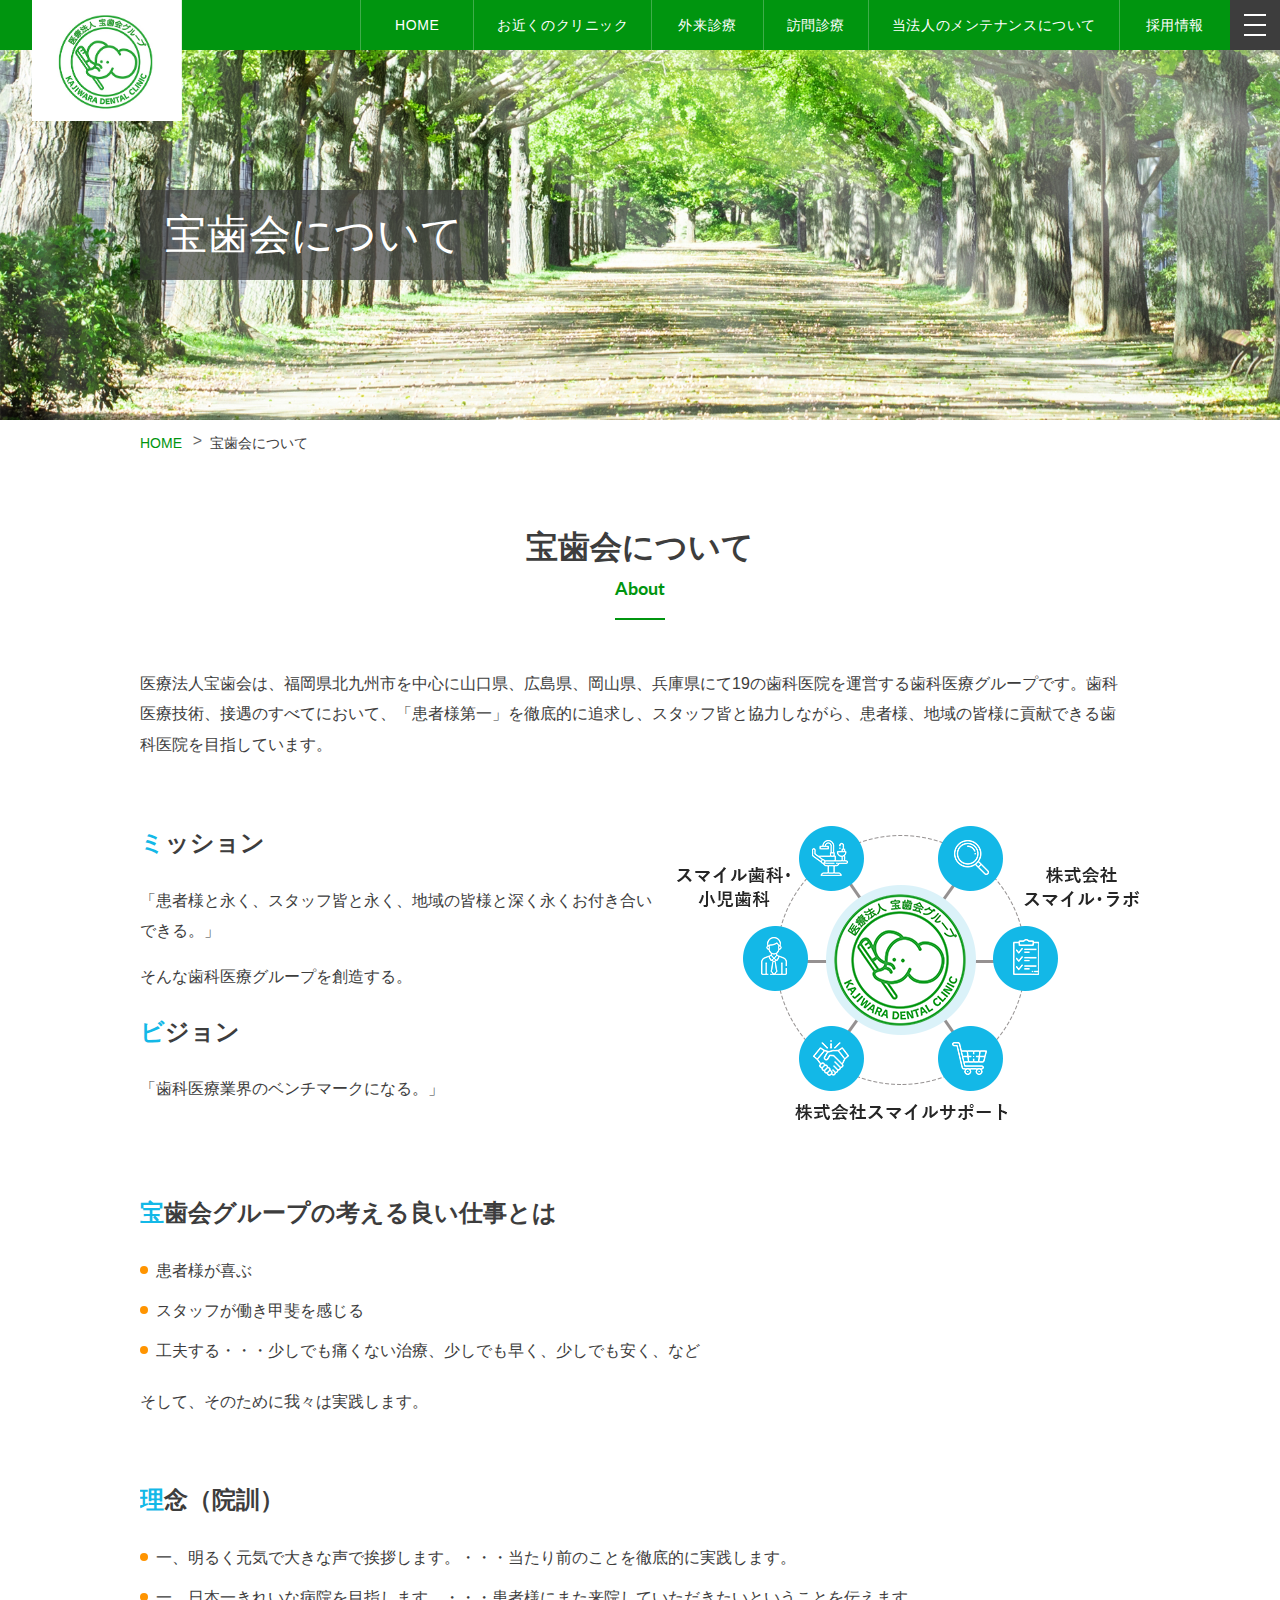
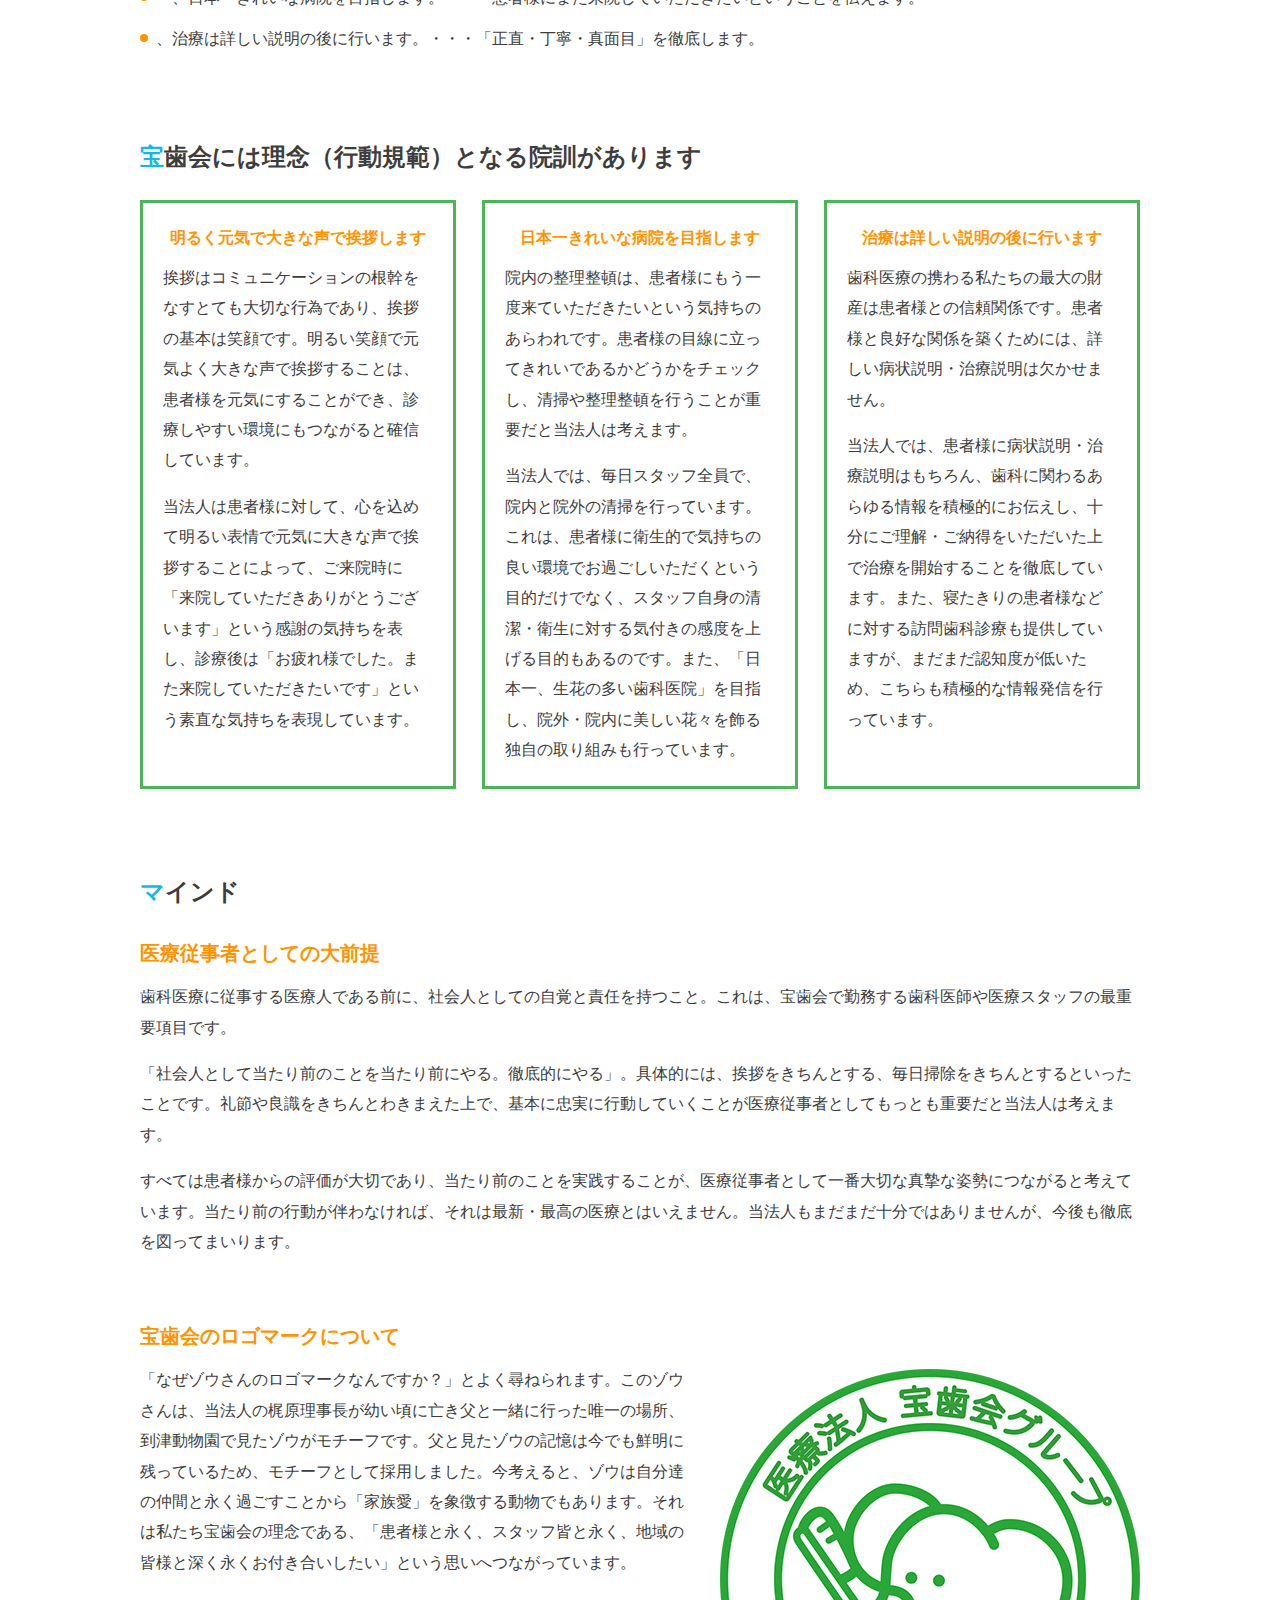
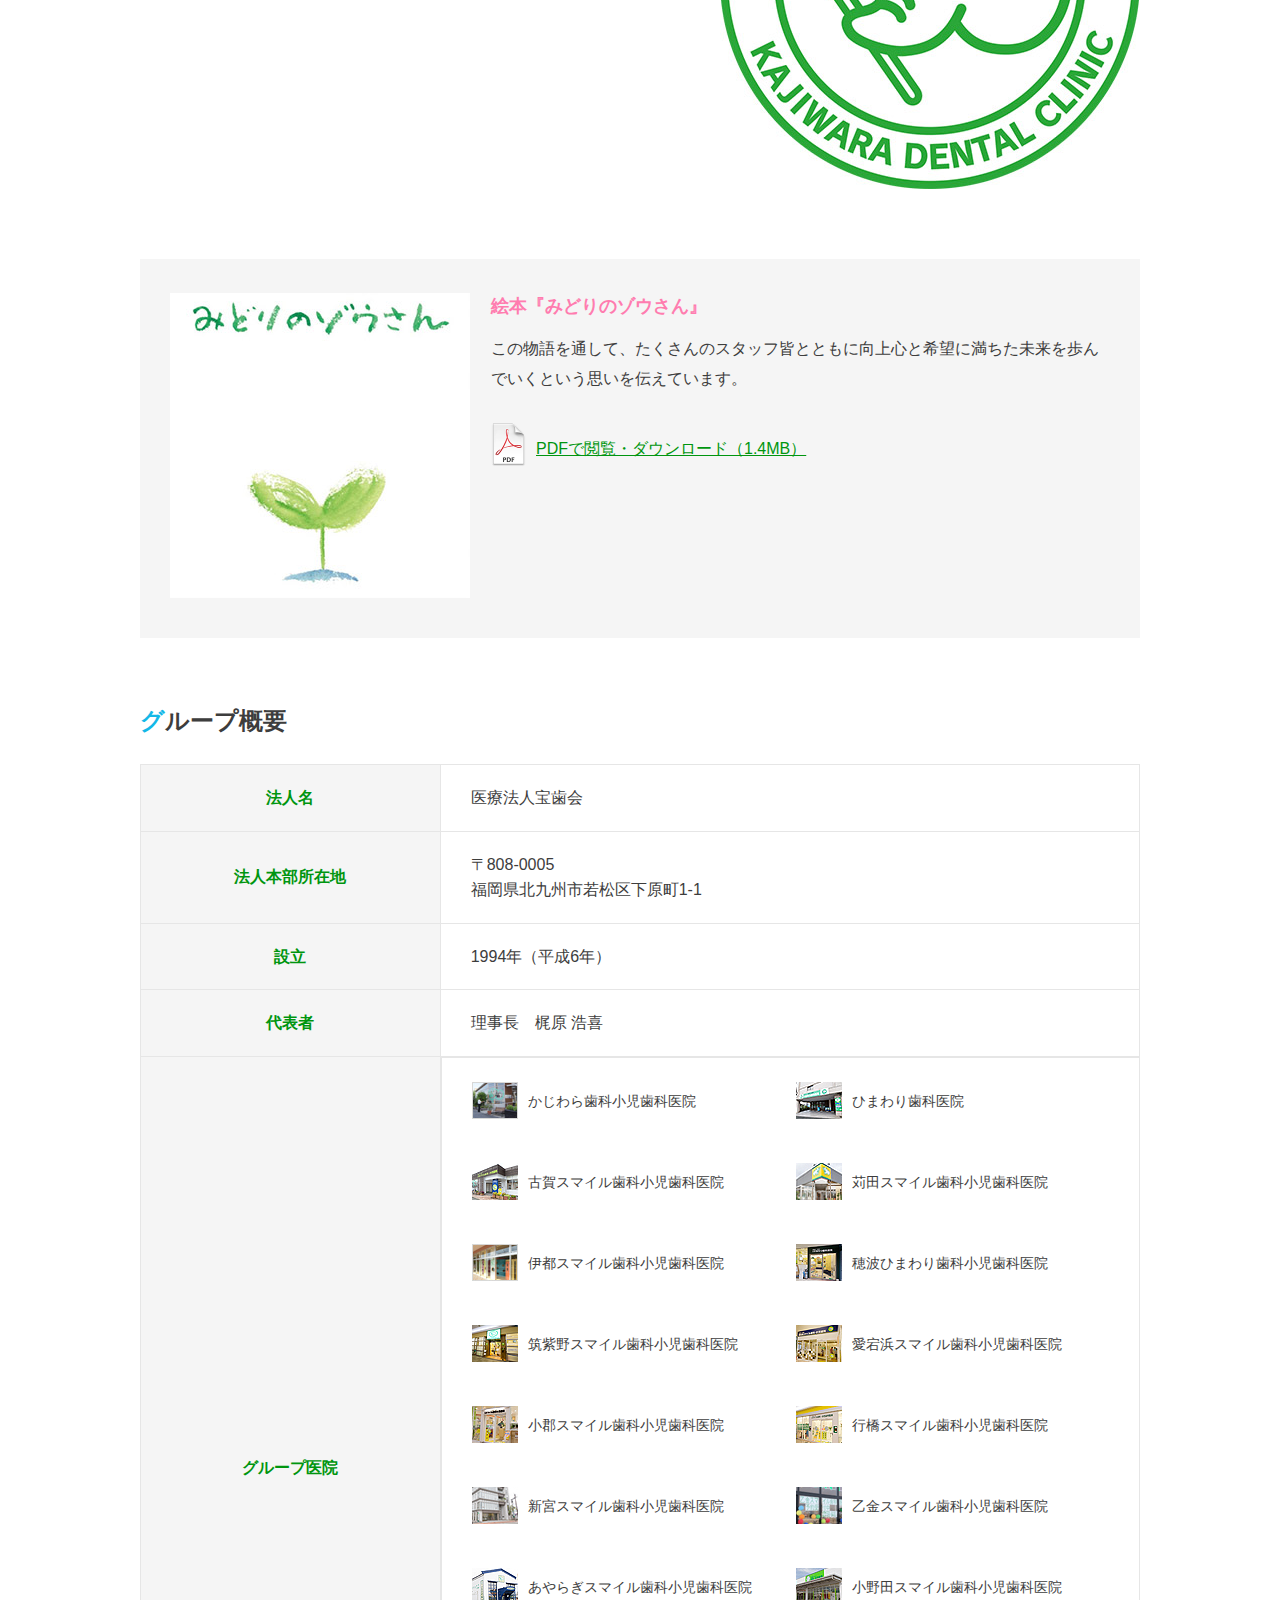
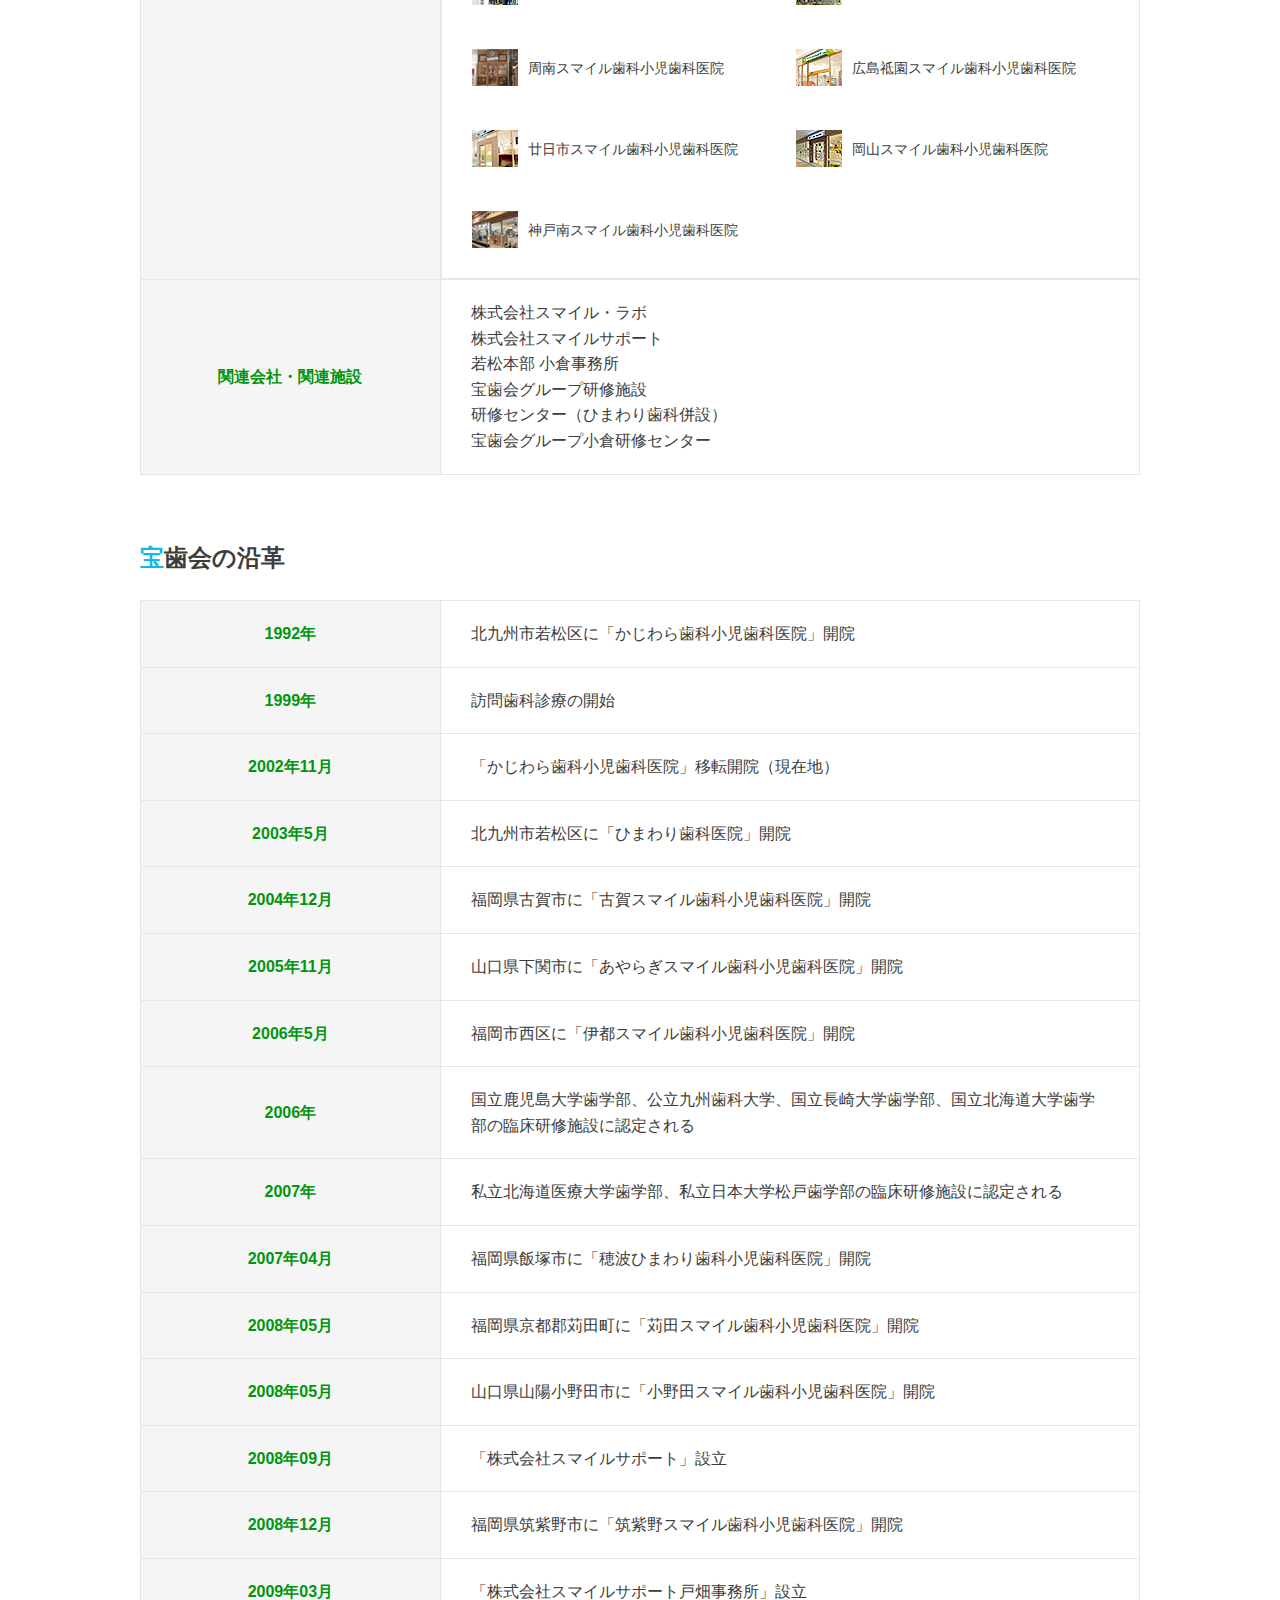
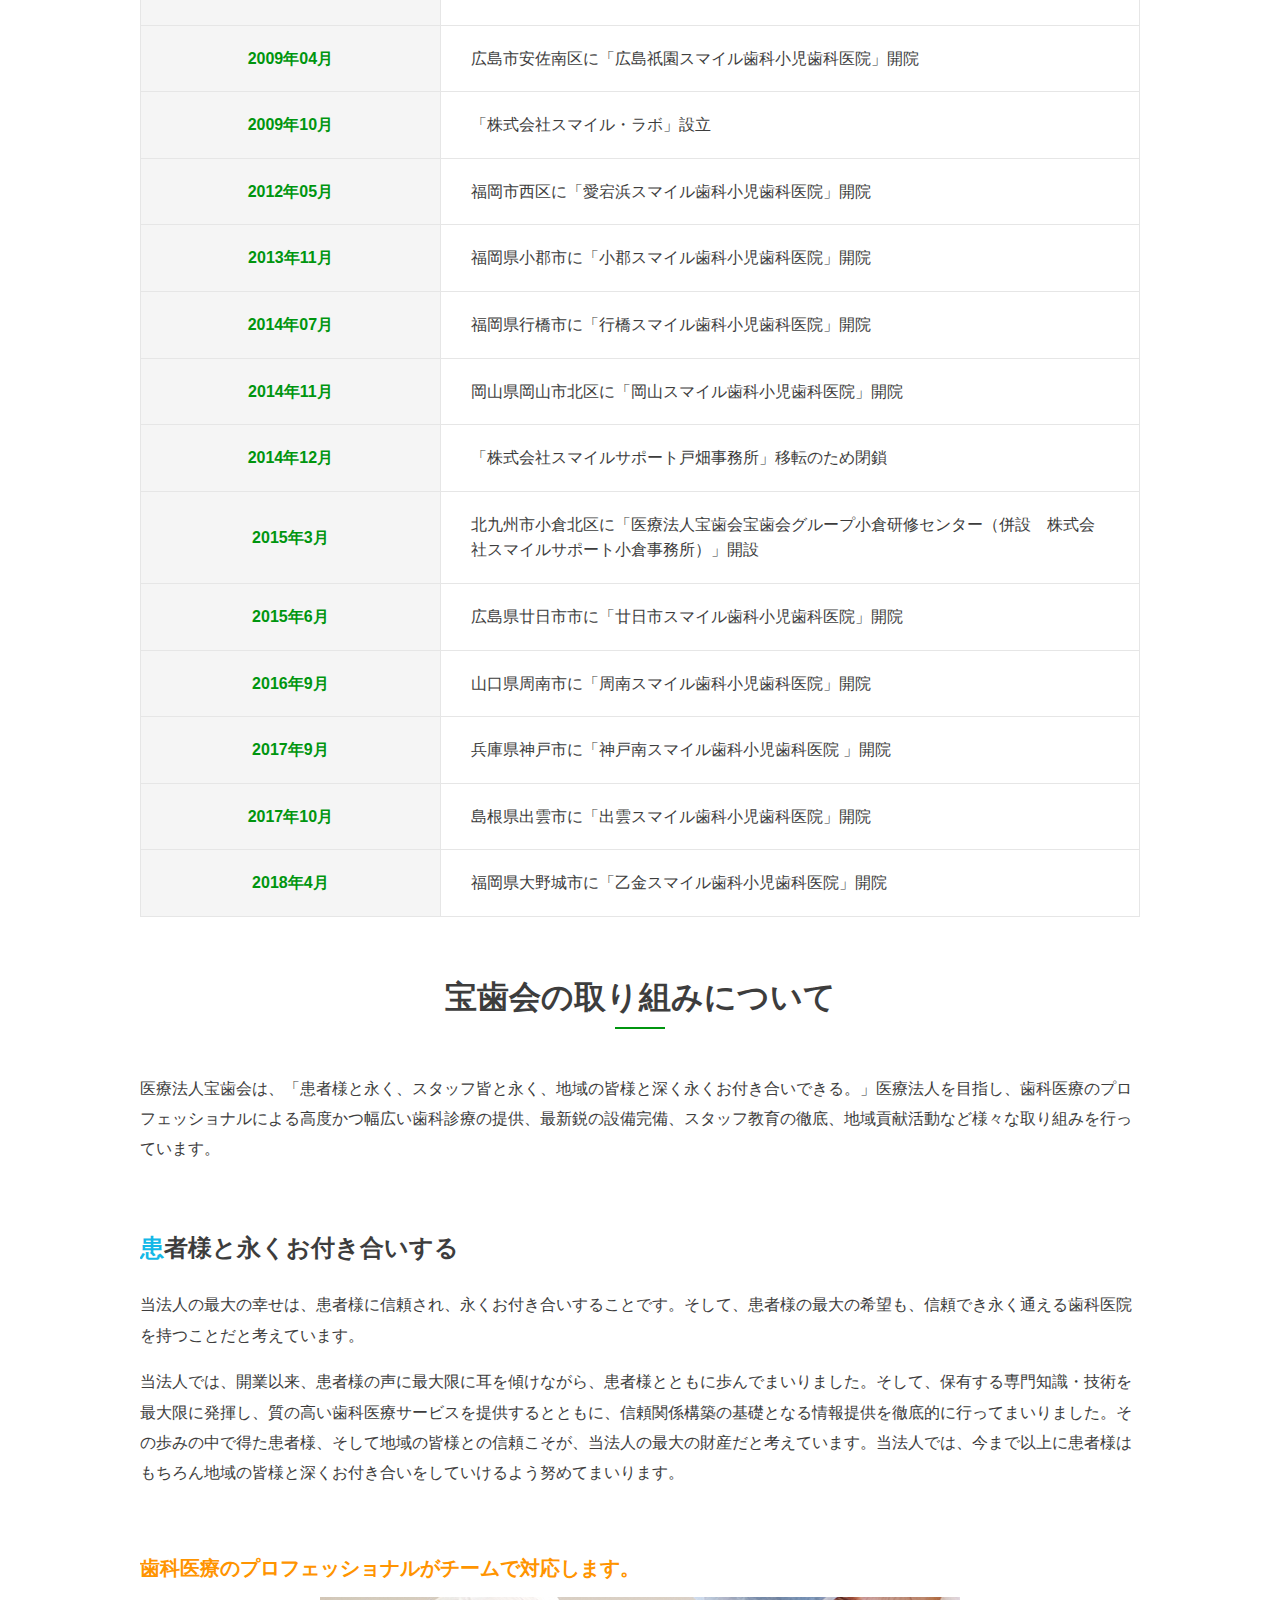
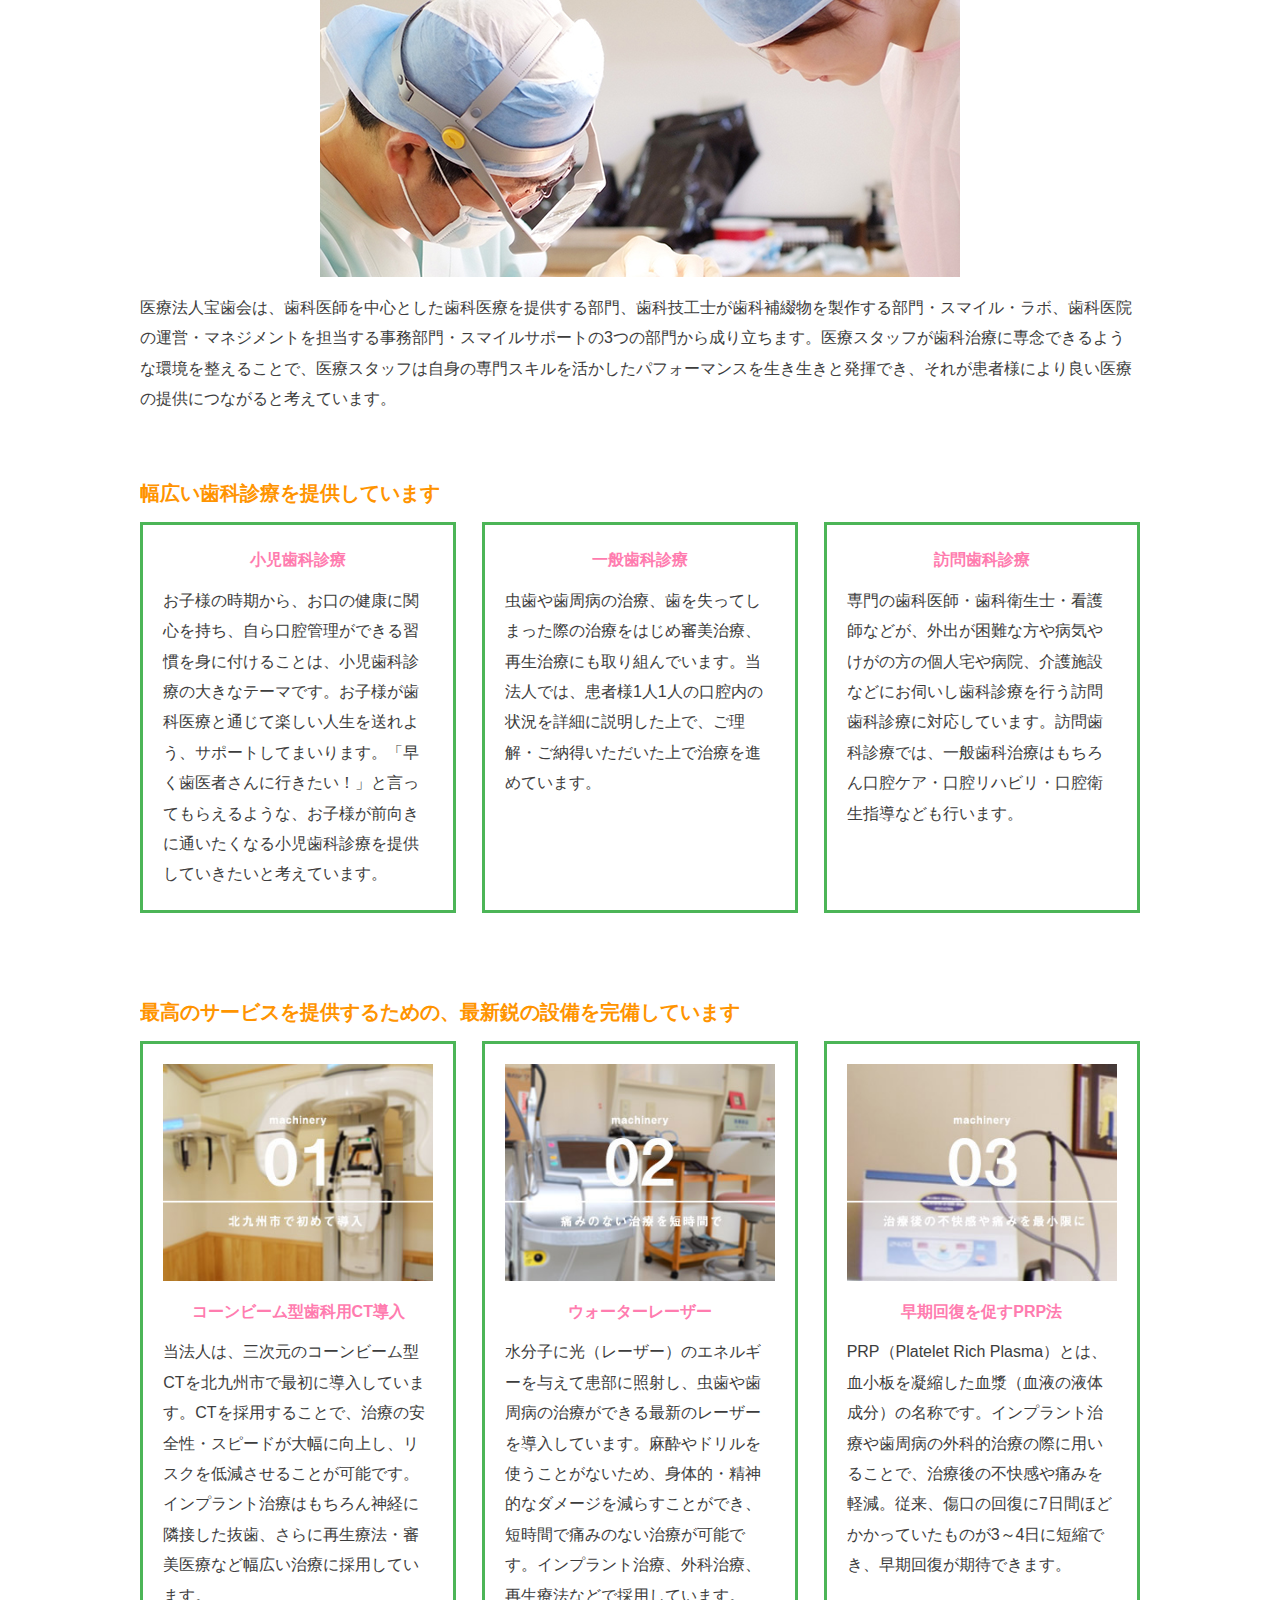
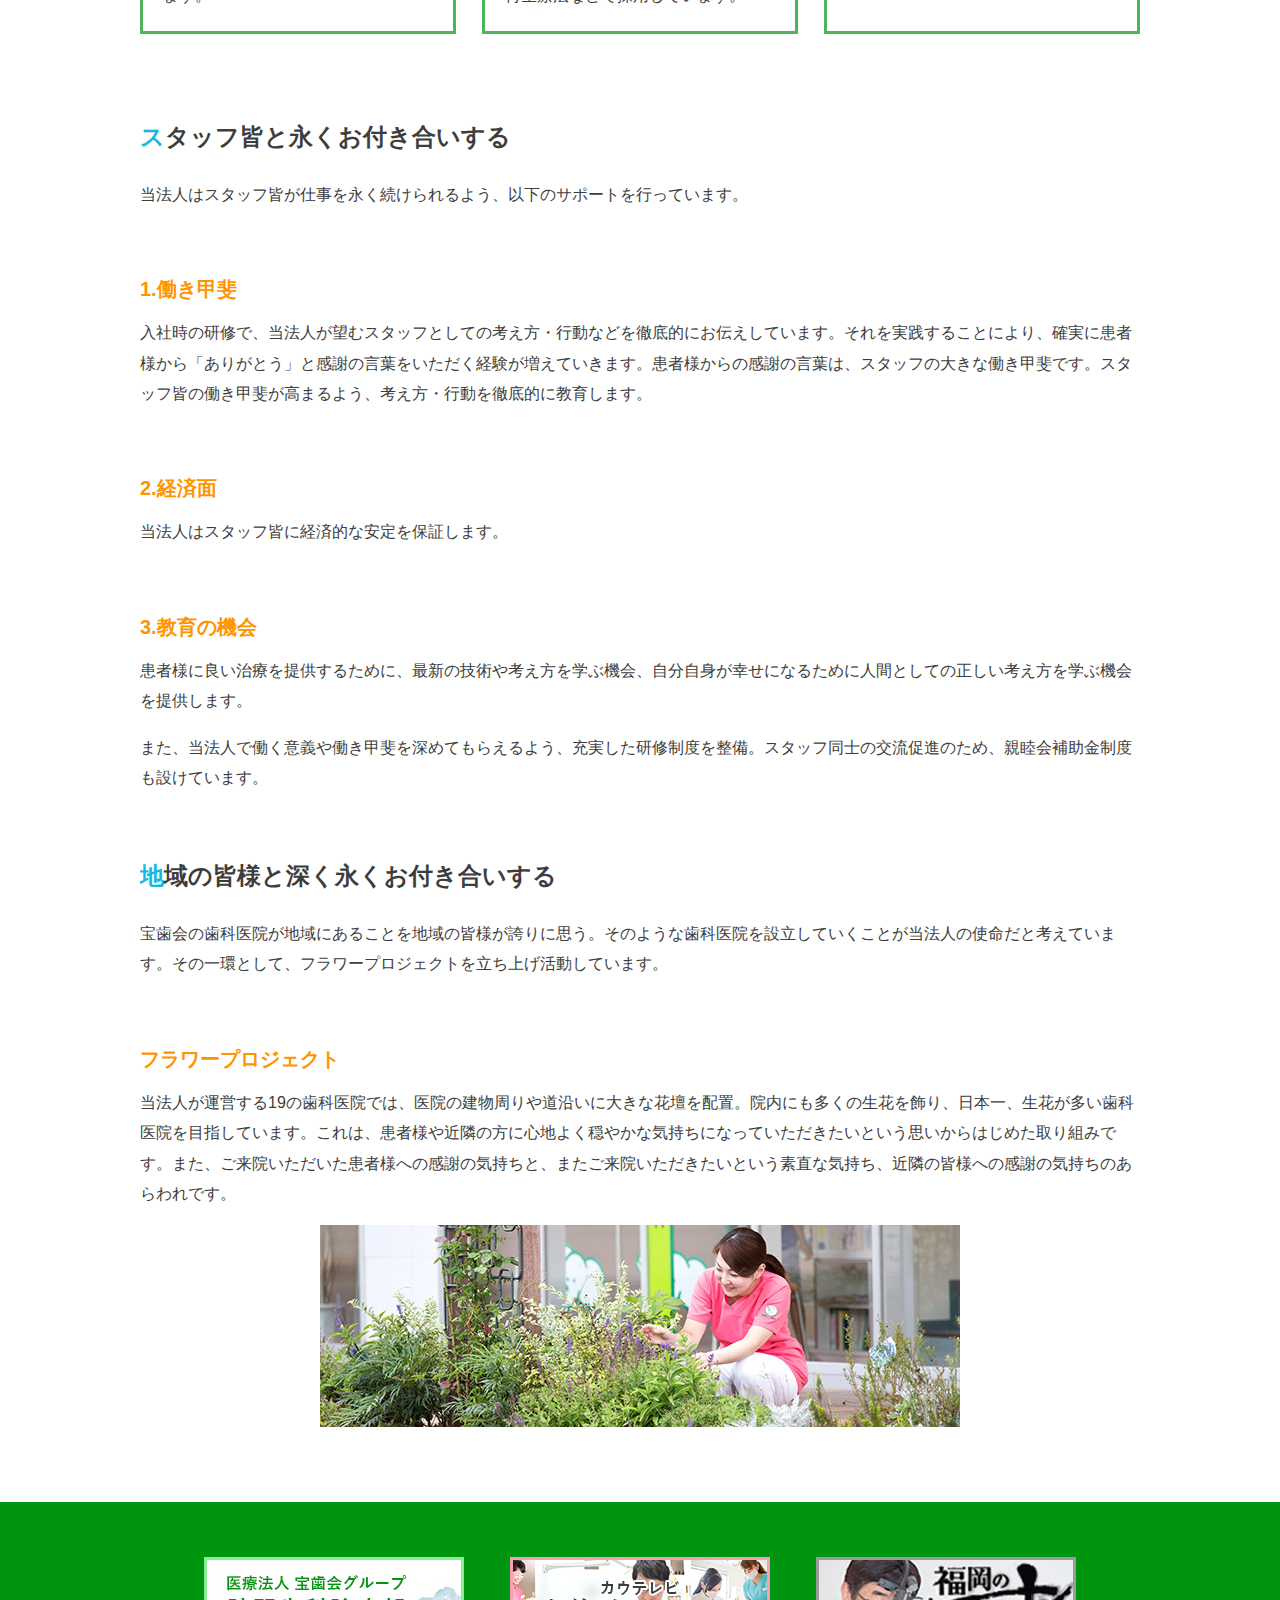
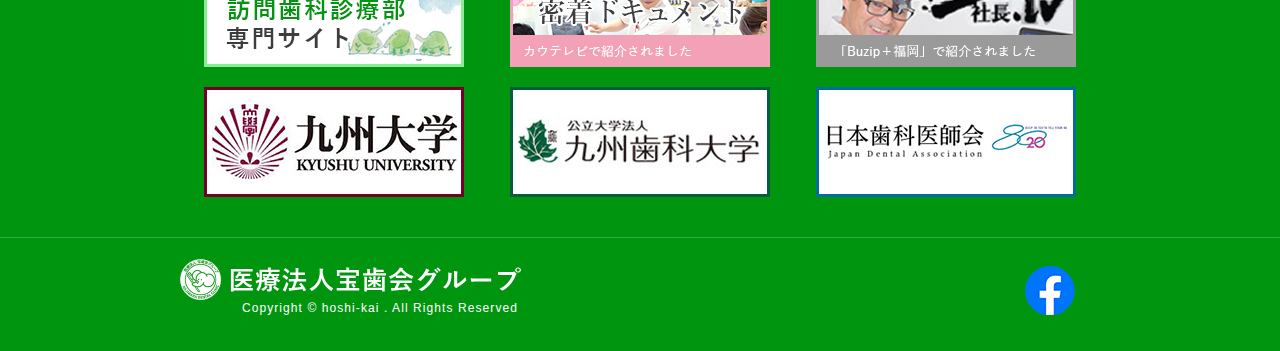
<file: about/index.html>
<!doctype html>
<html lang="ja">
<head>
<meta charset="utf-8">
<meta name="viewport" content="width=device-width, initial-scale=-100%, user-scalable=yes" />
<meta name="format-detection" content="telephone=no">
<meta property="og:type" content="website">
<title>宝歯会について｜【公式サイト】医療法人宝歯会グループ</title>
<meta name="keywords" content="理念,歯科医師,歯科衛生士,取り組み,山口,広島">
<meta name="description" content="宝歯会のビジョンや理念、院訓、医院概要、沿革などをご案内。福岡・山口・広島・岡山・兵庫・北九州で19の歯科医院を運営する「医療法人宝歯会」の公式サイト。患者様第一を徹底的に追求し、高度かつ幅広い歯科診療を提供しています。">
<link rel="stylesheet" href="../css/styles.css">
<link rel="stylesheet" href="../css/responsive.css">
<link rel="shortcut icon" type="image/png" href="../images/favicon.png"/>
<script src="../js/jquery-2.0.0.min.js"></script> 
<!-- Google Analytics start --> 
<script>
  (function(i,s,o,g,r,a,m){i['GoogleAnalyticsObject']=r;i[r]=i[r]||function(){
  (i[r].q=i[r].q||[]).push(arguments)},i[r].l=1*new Date();a=s.createElement(o),
  m=s.getElementsByTagName(o)[0];a.async=1;a.src=g;m.parentNode.insertBefore(a,m)
  })(window,document,'script','//www.google-analytics.com/analytics.js','ga');

  ga('create', 'UA-36525204-1', 'kajiwara-shika.jp');
  ga('require', 'displayfeatures');
  ga('send', 'pageview');

</script>
<!-- Google Analytics end -->
</head>
<body class="under">
<div id="wrapper">
  <header id="header">
    <h1><a href="https://www.kajiwara-shika.jp/"><img src="../images/logo.jpg" alt="宝歯会について｜福岡・山口・広島・岡山・兵庫・北九州の歯科診療「医療法人宝歯会」"></a></h1>
    <div id="gnavi">
      <ul class="menu">
        <li><a href="../about">宝歯会について</a></li>
        <li><a href="#ttl02">宝歯会の取り組み</a></li>
        <li><a href="../about/message">理事長紹介</a></li>
        <li><a href="../about/report/">活動報告</a></li>
        <li><a href="../training/">研修プログラム</a></li>
        <li><a href="../about/group/labo.html">株式会社スマイルラボ</a></li>
        <li><a href="../about/group/">株式会社スマイルサポート</a></li>
        <li><a href="../contact">お問い合わせ</a></li>
      </ul>
    </div>
    <div class="gnavi-pc">
      <ul>
        <li><a href="https://www.kajiwara-shika.jp/">HOME</a></li>
        <li><a href="../clinic/">お近くのクリニック</a></li>
        <li><a href="#ttl04">外来診療</a></li>
        <li><a href="http://www.kajiwara-houmon.jp/" target="_blank">訪問診療</a></li>
        <li><a href="#ttl02">当法人のメンテナンスについて</a></li>
        <li><a href="https://houshikaigroup-recruit.jp/" target="_blank">採用情報</a></li>
      </ul>
    </div>
    <label class="menu-icon"><span></span></label>
  </header>
  <div id="mainvisual">
    <div class="container">
      <h2>宝歯会について</h2>
    </div>
  </div>
  <main id="main">
    <div id="content"> 
      <!--topic-path-->
      <ul class="topic-path">
        <li><a href="https://www.kajiwara-shika.jp/">HOME</a></li>
        <li>宝歯会について</li>
      </ul>
      <section id="ttl03">
        <h3>宝歯会について<span>About</span></h3>
        <p class="image-l">医療法人宝歯会は、福岡県北九州市を中心に山口県、広島県、岡山県、兵庫県にて19の歯科医院を運営する歯科医療グループです。歯科医療技術、接遇のすべてにおいて、「患者様第一」を徹底的に追求し、スタッフ皆と協力しながら、患者様、地域の皆様に貢献できる歯科医院を目指しています。</p>
      </section>
      <section>
        <p class="image-r"><img src="../images/b02_img01.png" alt="ミッション"></p>
        <h4>ミッション</h4>
        <p>「患者様と永く、スタッフ皆と永く、地域の皆様と深く永くお付き合いできる。」</p>
        <p>そんな歯科医療グループを創造する。</p>
        <h4>ビジョン</h4>
        <p>「歯科医療業界のベンチマークになる。」</p>
      </section>
      <section>
        <h4>宝歯会グループの考える良い仕事とは</h4>
        <ul class="under-list mb20">
          <li>患者様が喜ぶ</li>
          <li>スタッフが働き甲斐を感じる</li>
          <li>工夫する・・・少しでも痛くない治療、少しでも早く、少しでも安く、など</li>
        </ul>
        <p>そして、そのために我々は実践します。</p>
      </section>
        <section>
        <h4>理念（院訓）</h4>
        <ul class="under-list mb20">
          <li>一、明るく元気で大きな声で挨拶します。・・・当たり前のことを徹底的に実践します。</li>
          <li>一、日本一きれいな病院を目指します。・・・患者様にまた来院していただきたいということを伝えます。</li>
          <li>、治療は詳しい説明の後に行います。・・・「正直・丁寧・真面目」を徹底します。</li>
        </ul>
      </section>
      <section>
        <h4>宝歯会には理念（行動規範）となる院訓があります</h4>
        <ul class="split-3col">
          <li>
            <h5>明るく元気で大きな声で挨拶します</h5>
            <p>挨拶はコミュニケーションの根幹をなすとても大切な行為であり、挨拶の基本は笑顔です。明るい笑顔で元気よく大きな声で挨拶することは、患者様を元気にすることができ、診療しやすい環境にもつながると確信しています。</p>
            <p>当法人は患者様に対して、心を込めて明るい表情で元気に大きな声で挨拶することによって、ご来院時に「来院していただきありがとうございます」という感謝の気持ちを表し、診療後は「お疲れ様でした。また来院していただきたいです」という素直な気持ちを表現しています。</p>
          </li>
          <li>
            <h5>日本一きれいな病院を目指します</h5>
            <p>院内の整理整頓は、患者様にもう一度来ていただきたいという気持ちのあらわれです。患者様の目線に立ってきれいであるかどうかをチェックし、清掃や整理整頓を行うことが重要だと当法人は考えます。</p>
            <p>当法人では、毎日スタッフ全員で、院内と院外の清掃を行っています。これは、患者様に衛生的で気持ちの良い環境でお過ごしいただくという目的だけでなく、スタッフ自身の清潔・衛生に対する気付きの感度を上げる目的もあるのです。また、「日本一、生花の多い歯科医院」を目指し、院外・院内に美しい花々を飾る独自の取り組みも行っています。</p>
          </li>
          <li>
            <h5>治療は詳しい説明の後に行います</h5>
            <p>歯科医療の携わる私たちの最大の財産は患者様との信頼関係です。患者様と良好な関係を築くためには、詳しい病状説明・治療説明は欠かせません。</p>
            <p>当法人では、患者様に病状説明・治療説明はもちろん、歯科に関わるあらゆる情報を積極的にお伝えし、十分にご理解・ご納得をいただいた上で治療を開始することを徹底しています。また、寝たきりの患者様などに対する訪問歯科診療も提供していますが、まだまだ認知度が低いため、こちらも積極的な情報発信を行っています。</p>
          </li>
        </ul>
      </section>
      <section>
        <h4>マインド</h4>
        <h5>医療従事者としての大前提</h5>
        <p>歯科医療に従事する医療人である前に、社会人としての自覚と責任を持つこと。これは、宝歯会で勤務する歯科医師や医療スタッフの最重要項目です。</p>
        <p>「社会人として当たり前のことを当たり前にやる。徹底的にやる」。具体的には、挨拶をきちんとする、毎日掃除をきちんとするといったことです。礼節や良識をきちんとわきまえた上で、基本に忠実に行動していくことが医療従事者としてもっとも重要だと当法人は考えます。</p>
        <p>すべては患者様からの評価が大切であり、当たり前のことを実践することが、医療従事者として一番大切な真摯な姿勢につながると考えています。当たり前の行動が伴わなければ、それは最新・最高の医療とはいえません。当法人もまだまだ十分ではありませんが、今後も徹底を図ってまいります。</p>
      </section>
      <section>
        <h5>宝歯会のロゴマークについて</h5>
        <p class="image-r"><img src="../images/about_img22.jpg" alt="宝歯会のロゴマークについて"></p>
        <p>「なぜゾウさんのロゴマークなんですか？」とよく尋ねられます。このゾウさんは、当法人の梶原理事長が幼い頃に亡き父と一緒に行った唯一の場所、到津動物園で見たゾウがモチーフです。父と見たゾウの記憶は今でも鮮明に残っているため、モチーフとして採用しました。今考えると、ゾウは自分達の仲間と永く過ごすことから「家族愛」を象徴する動物でもあります。それは私たち宝歯会の理念である、「患者様と永く、スタッフ皆と永く、地域の皆様と深く永くお付き合いしたい」という思いへつながっています。</p>
      </section>
      <section>
        <div class="under-frame clearfix">
          <p class="image-l"><img src="../images/about_img23.jpg" alt="絵本『みどりのゾウさん』"></p>
          <h6>絵本『みどりのゾウさん』</h6>
          <p>この物語を通して、たくさんのスタッフ皆とともに向上心と希望に満ちた未来を歩んでいくという思いを伝えています。</p>
          <p class="pdf"><a href="../images/zousan.pdf" target="_blank">PDFで閲覧・ダウンロード（1.4MB）</a></p>
        </div>
      </section>
      <section>
        <h4>グループ概要</h4>
        <table class="under-tbl tbl-block">
          <tr>
            <th class="w30">法人名</th>
            <td>医療法人宝歯会</td>
          </tr>
          <tr>
            <th>法人本部所在地</th>
            <td>〒808-0005<br>福岡県北九州市若松区下原町1-1</td>
          </tr>
          <tr>
            <th>設立</th>
            <td>1994年（平成6年）</td>
          </tr>
          <tr>
            <th>代表者</th>
            <td>理事長　梶原 浩喜</td>
          </tr>
          <tr>
            <th>グループ医院</th>
            <td class="about-list clearfix">
              <div><p class="ab-image-l"><img src="../images/about_img03.jpg" alt="グループ医院"></p>
              <p class="clearfix mb30">かじわら歯科小児歯科医院</p></div>
              <div><p class="ab-image-l"><img src="../images/about_img04.jpg" alt="グループ医院"></p>
              <p class="clearfix mb30">ひまわり歯科医院</p></div>
              <div><p class="ab-image-l"><img src="../images/about_img05.jpg" alt="グループ医院"></p>
              <p class="clearfix mb30">古賀スマイル歯科小児歯科医院</p></div>
              <div><p class="ab-image-l"><img src="../images/about_img06.jpg" alt="グループ医院"></p>
              <p class="clearfix mb30">苅田スマイル歯科小児歯科医院</p></div>
              <div><p class="ab-image-l"><img src="../images/about_img07.jpg" alt="グループ医院"></p>
              <p class="clearfix mb30">伊都スマイル歯科小児歯科医院</p></div>
              <div><p class="ab-image-l"><img src="../images/about_img08.jpg" alt="グループ医院"></p>
              <p class="clearfix mb30">穂波ひまわり歯科小児歯科医院</p></div>
              <div><p class="ab-image-l"><img src="../images/about_img09.jpg" alt="グループ医院"></p>
              <p class="clearfix mb30">筑紫野スマイル歯科小児歯科医院</p></div>
              <div><p class="ab-image-l"><img src="../images/about_img10.jpg" alt="グループ医院"></p>
              <p class="clearfix mb30">愛宕浜スマイル歯科小児歯科医院</p></div>
              <div><p class="ab-image-l"><img src="../images/about_img11.jpg" alt="グループ医院"></p>
              <p class="clearfix mb30">小郡スマイル歯科小児歯科医院</p></div>
              <div><p class="ab-image-l"><img src="../images/about_img12.jpg" alt="グループ医院"></p>
              <p class="clearfix mb30">行橋スマイル歯科小児歯科医院</p></div>
              <div><p class="ab-image-l"><img src="../images/about_img13.jpg" alt="グループ医院"></p>
              <p class="clearfix mb30">新宮スマイル歯科小児歯科医院</p></div>
              <div><p class="ab-image-l"><img src="../images/about_img14.jpg" alt="グループ医院"></p>
              <p class="clearfix mb30">乙金スマイル歯科小児歯科医院</p></div>
              <div><p class="ab-image-l"><img src="../images/about_img15.jpg" alt="グループ医院"></p>
              <p class="clearfix mb30">あやらぎスマイル歯科小児歯科医院</p></div>
              <div><p class="ab-image-l"><img src="../images/about_img16.jpg" alt="グループ医院"></p>
              <p class="clearfix mb30">小野田スマイル歯科小児歯科医院</p></div>
              <div><p class="ab-image-l"><img src="../images/about_img17.jpg" alt="グループ医院"></p>
              <p class="clearfix mb30">周南スマイル歯科小児歯科医院</p></div>
              <div><p class="ab-image-l"><img src="../images/about_img18.jpg" alt="グループ医院"></p>
              <p class="clearfix mb30">広島祗園スマイル歯科小児歯科医院</p></div>
              <div><p class="ab-image-l"><img src="../images/about_img19.jpg" alt="グループ医院"></p>
              <p class="clearfix mb30">廿日市スマイル歯科小児歯科医院</p></div>
              <div><p class="ab-image-l"><img src="../images/about_img20.jpg" alt="グループ医院"></p>
              <p class="clearfix mb30">岡山スマイル歯科小児歯科医院</p></div>
              <div><p class="ab-image-l"><img src="../images/about_img21.jpg" alt="グループ医院"></p>
              <p class="clearfix">神戸南スマイル歯科小児歯科医院</p></div></td>
          </tr>
          <tr>
            <th>関連会社・関連施設</th>
            <td>株式会社スマイル・ラボ<br>株式会社スマイルサポート<br>若松本部 小倉事務所<br>宝歯会グループ研修施設<br>研修センター（ひまわり歯科併設）<br>宝歯会グループ小倉研修センター</td>
          </tr>
        </table>
      </section>
      <section id="ttl01">
        <h4>宝歯会の沿革</h4>
        <table class="under-tbl tbl-block">
          <tr>
            <th class="w30">1992年</th>
            <td>北九州市若松区に「かじわら歯科小児歯科医院」開院</td>
          </tr>
          <tr>
            <th>1999年</th>
            <td>訪問歯科診療の開始</td>
          </tr>
          <tr>
            <th>2002年11月</th>
            <td>「かじわら歯科小児歯科医院」移転開院（現在地）</td>
          </tr>
          <tr>
            <th>2003年5月</th>
            <td>北九州市若松区に「ひまわり歯科医院」開院</td>
          </tr>
          <tr>
            <th>2004年12月</th>
            <td>福岡県古賀市に「古賀スマイル歯科小児歯科医院」開院</td>
          </tr>
          <tr>
            <th>2005年11月</th>
            <td>山口県下関市に「あやらぎスマイル歯科小児歯科医院」開院</td>
          </tr>
          <tr>
            <th>2006年5月</th>
            <td>福岡市西区に「伊都スマイル歯科小児歯科医院」開院</td>
          </tr>
          <tr>
            <th>2006年</th>
            <td>国立鹿児島大学歯学部、公立九州歯科大学、国立長崎大学歯学部、国立北海道大学歯学部の臨床研修施設に認定される</td>
          </tr>
          <tr>
            <th>2007年</th>
            <td>私立北海道医療大学歯学部、私立日本大学松戸歯学部の臨床研修施設に認定される</td>
          </tr>
          <tr>
            <th>2007年04月</th>
            <td>福岡県飯塚市に「穂波ひまわり歯科小児歯科医院」開院</td>
          </tr>
          <tr>
            <th>2008年05月</th>
            <td>福岡県京都郡苅田町に「苅田スマイル歯科小児歯科医院」開院</td>
          </tr>
          <tr>
            <th>2008年05月</th>
            <td>山口県山陽小野田市に「小野田スマイル歯科小児歯科医院」開院</td>
          </tr>
          <tr>
            <th>2008年09月</th>
            <td>「株式会社スマイルサポート」設立</td>
          </tr>
          <tr>
            <th>2008年12月</th>
            <td>福岡県筑紫野市に「筑紫野スマイル歯科小児歯科医院」開院</td>
          </tr>
          <tr>
            <th>2009年03月</th>
            <td>「株式会社スマイルサポート戸畑事務所」設立</td>
          </tr>
          <tr>
            <th>2009年04月</th>
            <td>広島市安佐南区に「広島祇園スマイル歯科小児歯科医院」開院</td>
          </tr>
          <tr>
            <th>2009年10月</th>
            <td>「株式会社スマイル・ラボ」設立</td>
          </tr>
          <tr>
            <th>2012年05月</th>
            <td>福岡市西区に「愛宕浜スマイル歯科小児歯科医院」開院</td>
          </tr>
          <tr>
            <th>2013年11月</th>
            <td>福岡県小郡市に「小郡スマイル歯科小児歯科医院」開院</td>
          </tr>
          <tr>
            <th>2014年07月</th>
            <td>福岡県行橋市に「⾏橋スマイル歯科小児歯科医院」開院</td>
          </tr>
          <tr>
            <th>2014年11月</th>
            <td>岡山県岡山市北区に「岡山スマイル歯科小児歯科医院」開院</td>
          </tr>
          <tr>
            <th>2014年12月</th>
            <td>「株式会社スマイルサポート戸畑事務所」移転のため閉鎖</td>
          </tr>
          <tr>
            <th>2015年3月</th>
            <td>北九州市小倉北区に「医療法人宝歯会宝歯会グループ小倉研修センター（併設　株式会社スマイルサポート小倉事務所）」開設</td>
          </tr>
          <tr>
            <th>2015年6月</th>
            <td>広島県廿日市市に「廿日市スマイル歯科小児歯科医院」開院　</td>
          </tr>
          <tr>
            <th>2016年9月</th>
            <td>山口県周南市に「周南スマイル歯科小児歯科医院」開院　</td>
          </tr>
          <tr>
            <th>2017年9月</th>
            <td>兵庫県神戸市に「神戸南スマイル歯科小児歯科医院 」開院　</td>
          </tr>
          <tr>
            <th>2017年10月</th>
            <td>島根県出雲市に「出雲スマイル歯科小児歯科医院」開院　</td>
          </tr>
          <tr>
            <th>2018年4月</th>
            <td>福岡県大野城市に「乙金スマイル歯科小児歯科医院」開院　</td>
          </tr>
        </table>
      </section>
      <section id="ttl02">
        <h3>宝歯会の取り組みについて</h3>
        <p>医療法人宝歯会は、「患者様と永く、スタッフ皆と永く、地域の皆様と深く永くお付き合いできる。」医療法人を目指し、歯科医療のプロフェッショナルによる高度かつ幅広い歯科診療の提供、最新鋭の設備完備、スタッフ教育の徹底、地域貢献活動など様々な取り組みを行っています。</p>
      </section>
      <section>
        <h4>患者様と永くお付き合いする</h4>
        <p>当法人の最大の幸せは、患者様に信頼され、永くお付き合いすることです。そして、患者様の最大の希望も、信頼でき永く通える歯科医院を持つことだと考えています。</p>
        <p>当法人では、開業以来、患者様の声に最大限に耳を傾けながら、患者様とともに歩んでまいりました。そして、保有する専門知識・技術を最大限に発揮し、質の高い歯科医療サービスを提供するとともに、信頼関係構築の基礎となる情報提供を徹底的に行ってまいりました。その歩みの中で得た患者様、そして地域の皆様との信頼こそが、当法人の最大の財産だと考えています。当法人では、今まで以上に患者様はもちろん地域の皆様と深くお付き合いをしていけるよう努めてまいります。</p>
      </section>
      <section>
        <h5>歯科医療のプロフェッショナルがチームで対応します。</h5>
        <p class="center"><img src="../images/about_img01.jpg" alt="歯科医療のプロフェッショナルがチームで対応します。"></p>
        <p>医療法人宝歯会は、歯科医師を中心とした歯科医療を提供する部門、歯科技工士が歯科補綴物を製作する部門・スマイル・ラボ、歯科医院の運営・マネジメントを担当する事務部門・スマイルサポートの3つの部門から成り立ちます。医療スタッフが歯科治療に専念できるような環境を整えることで、医療スタッフは自身の専門スキルを活かしたパフォーマンスを生き生きと発揮でき、それが患者様により良い医療の提供につながると考えています。</p>
      </section>
      <section id="ttl04">
        <h5>幅広い歯科診療を提供しています</h5>
        <ul class="split-3col">
          <li>
            <h6>小児歯科診療</h6>
            <p>お子様の時期から、お口の健康に関心を持ち、自ら口腔管理ができる習慣を身に付けることは、小児歯科診療の大きなテーマです。お子様が歯科医療と通じて楽しい人生を送れよう、サポートしてまいります。「早く歯医者さんに行きたい！」と言ってもらえるような、お子様が前向きに通いたくなる小児歯科診療を提供していきたいと考えています。</p>
          </li>
          <li>
            <h6>一般歯科診療</h6>
            <p>虫歯や歯周病の治療、歯を失ってしまった際の治療をはじめ審美治療、再生治療にも取り組んでいます。当法人では、患者様1人1人の口腔内の状況を詳細に説明した上で、ご理解・ご納得いただいた上で治療を進めています。</p>
          </li>
          <li>
            <h6>訪問歯科診療</h6>
            <p>専門の歯科医師・歯科衛生士・看護師などが、外出が困難な方や病気やけがの方の個人宅や病院、介護施設などにお伺いし歯科診療を行う訪問歯科診療に対応しています。訪問歯科診療では、一般歯科治療はもちろん口腔ケア・口腔リハビリ・口腔衛生指導なども行います。</p>
          </li>
        </ul>
      </section>
      <section>
        <h5>最高のサービスを提供するための、最新鋭の設備を完備しています</h5>
        <ul class="split-3col">
          <li>
            <p class="img"><img src="../images/about_img24.jpg" alt="コーンビーム型歯科用CT導入"></p>
            <h6>コーンビーム型歯科用CT導入</h6>
            <p>当法人は、三次元のコーンビーム型CTを北九州市で最初に導入しています。CTを採用することで、治療の安全性・スピードが大幅に向上し、リスクを低減させることが可能です。インプラント治療はもちろん神経に隣接した抜歯、さらに再生療法・審美医療など幅広い治療に採用しています。</p>
          </li>
          <li>
            <p class="img"><img src="../images/about_img25.jpg" alt="ウォーターレーザー"></p>
            <h6>ウォーターレーザー</h6>
            <p>水分子に光（レーザー）のエネルギーを与えて患部に照射し、虫歯や歯周病の治療ができる最新のレーザーを導入しています。麻酔やドリルを使うことがないため、身体的・精神的なダメージを減らすことができ、短時間で痛みのない治療が可能です。インプラント治療、外科治療、再生療法などで採用しています。</p>
          </li>
          <li>
            <p class="img"><img src="../images/about_img26.jpg" alt="早期回復を促すPRP法"></p>
            <h6>早期回復を促すPRP法</h6>
            <p>PRP（Platelet Rich Plasma）とは、血小板を凝縮した血漿（血液の液体成分）の名称です。インプラント治療や歯周病の外科的治療の際に用いることで、治療後の不快感や痛みを軽減。従来、傷口の回復に7日間ほどかかっていたものが3～4日に短縮でき、早期回復が期待できます。</p>
          </li>
        </ul>
      </section>
      <section>
        <h4>スタッフ皆と永くお付き合いする</h4>
        <p>当法人はスタッフ皆が仕事を永く続けられるよう、以下のサポートを行っています。</p>
      </section>
      <section>
        <h5>1.働き甲斐</h5>
        <p>入社時の研修で、当法人が望むスタッフとしての考え方・行動などを徹底的にお伝えしています。それを実践することにより、確実に患者様から「ありがとう」と感謝の言葉をいただく経験が増えていきます。患者様からの感謝の言葉は、スタッフの大きな働き甲斐です。スタッフ皆の働き甲斐が高まるよう、考え方・行動を徹底的に教育します。</p>
      </section>
      <section>
        <h5>2.経済面</h5>
        <p>当法人はスタッフ皆に経済的な安定を保証します。</p>
      </section>
      <section>
        <h5>3.教育の機会</h5>
        <p>患者様に良い治療を提供するために、最新の技術や考え方を学ぶ機会、自分自身が幸せになるために人間としての正しい考え方を学ぶ機会を提供します。</p>
        <p>また、当法人で働く意義や働き甲斐を深めてもらえるよう、充実した研修制度を整備。スタッフ同士の交流促進のため、親睦会補助金制度も設けています。</p>
      </section>
      <section>
        <h4>地域の皆様と深く永くお付き合いする</h4>
        <p>宝歯会の歯科医院が地域にあることを地域の皆様が誇りに思う。そのような歯科医院を設立していくことが当法人の使命だと考えています。その一環として、フラワープロジェクトを立ち上げ活動しています。</p>
      </section>
      <section>
        <h5>フラワープロジェクト</h5>
        <p>当法人が運営する19の歯科医院では、医院の建物周りや道沿いに大きな花壇を配置。院内にも多くの生花を飾り、日本一、生花が多い歯科医院を目指しています。これは、患者様や近隣の方に心地よく穏やかな気持ちになっていただきたいという思いからはじめた取り組みです。また、ご来院いただいた患者様への感謝の気持ちと、またご来院いただきたいという素直な気持ち、近隣の皆様への感謝の気持ちのあらわれです。</p>
        <p class="center"><img src="../images/about_img27.jpg" alt="フラワープロジェクト"></p>
      </section>
    </div>
  </main>
  <footer id="footer">
    <div class="f-banner">
      <ul class="item mb20">
        <li><a href="http://www.kajiwara-houmon.jp/" target="_bank"><img src="../images/f_bnr01.jpg" alt="専門サイト"></a></li>
        <li><a href="http://cowtv2.jp/c3/houshikai-tv/" target="_bank"><img src="../images/f_bnr02.jpg" alt="密着ドキュメント"></a></li>
        <li><a href="http://j-president.net/fukuoka/data/data512.html" target="_bank"><img src="../images/f_bnr03.jpg" alt="「Buzip＋福岡」で紹介されました"></a></li>
      </ul>
      <ul class="item">
        <li><a href="https://www.kyushu-u.ac.jp/ja/" target="_bank"><img src="../images/f_bnr04.jpg" alt="九州大学"></a></li>
        <li><a href="https://www.kyu-dent.ac.jp/" target="_bank"><img src="../images/f_bnr05.jpg" alt="公立大学法人　九州歯科大学"></a></li>
        <li><a href="http://www.jda.or.jp/" target="_bank"><img src="../images/f_bnr06.jpg" alt="日本歯科医師会"></a></li>
      </ul>
    </div>
    <div class="f-bot">
      <p class="f-logo"><a href="https://www.kajiwara-shika.jp/"><img src="../images/f_logo.png" alt="医療法人宝歯会グループ"></a></p>
      <p class="f-fb"><a href="https://www.facebook.com/houshikaigroup/" target="_blank"><img src="../images/f_fb.png" alt="Facebook"></a></p>
      <p class="copyright">Copyright &copy; hoshi-kai . All Rights Reserved</p>
    </div>
    <p id="totop"><a href="#"><img src="../images/totop.png" alt="to top" /></a></p>
  </footer>
</div>
<script src="../js/common.js"></script>
</body>
</html>
</file>
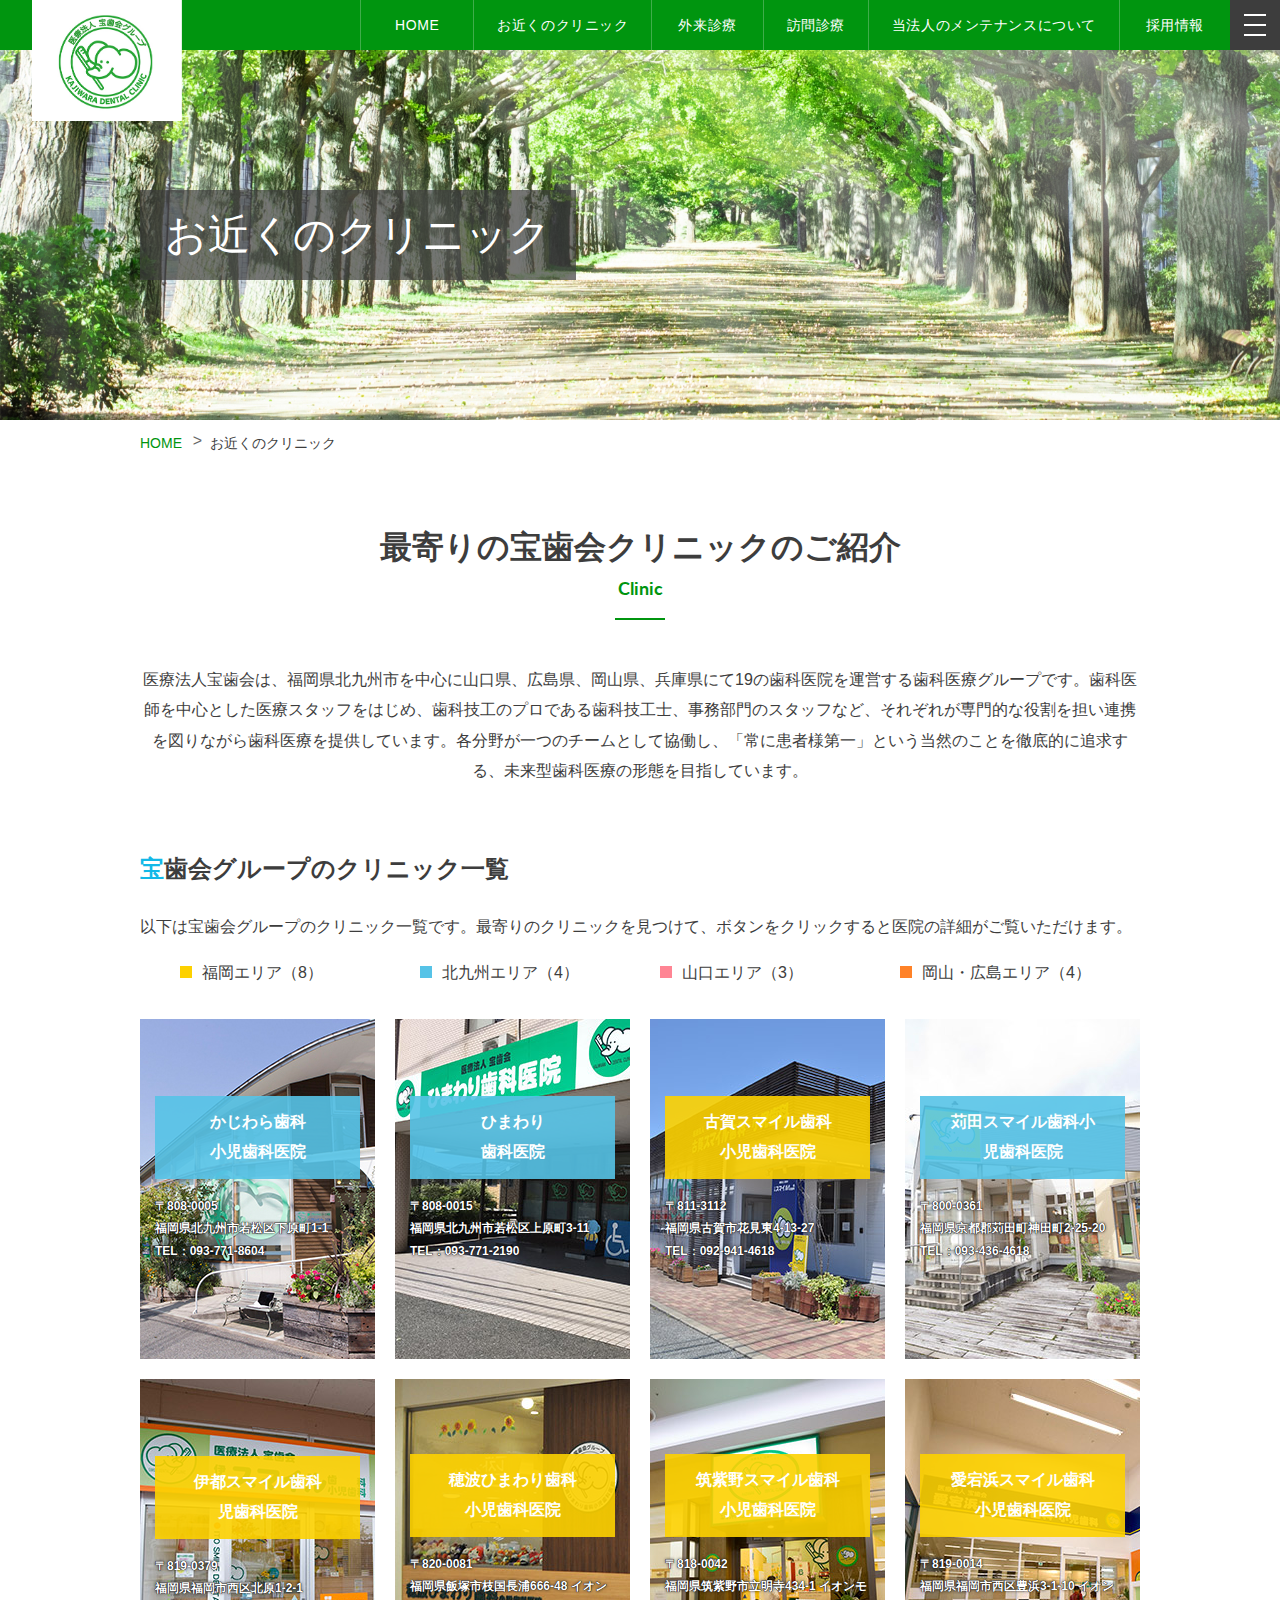
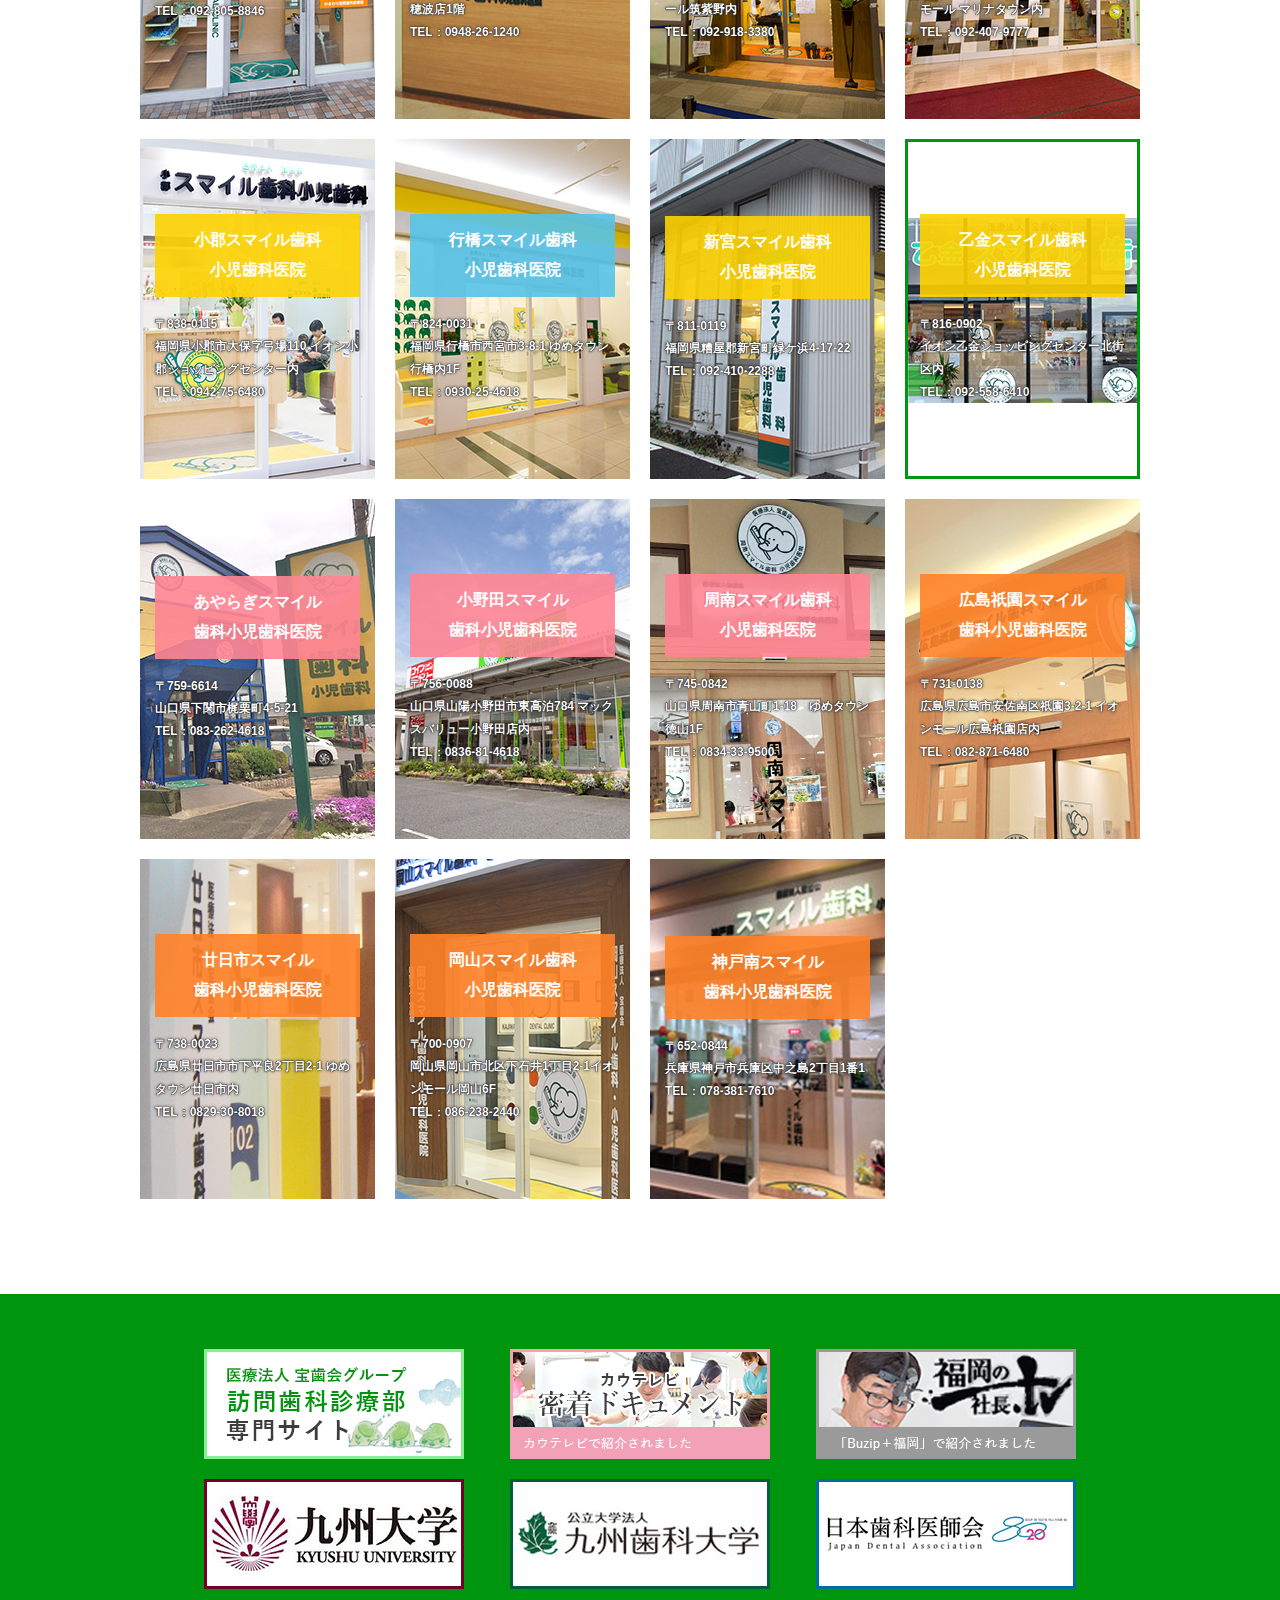
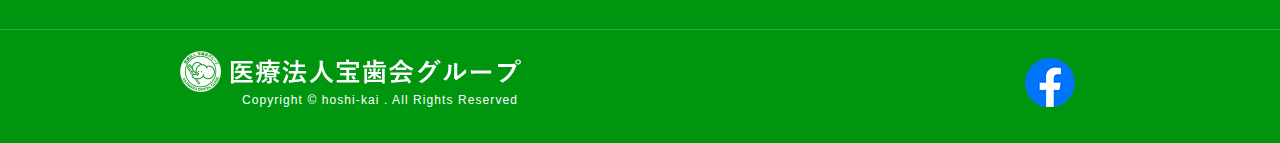
<file: clinic/index.html>
<!doctype html>
<html lang="ja">
<head>
<meta charset="utf-8">
<meta name="viewport" content="width=device-width, initial-scale=-100%, user-scalable=yes" />
<meta name="format-detection" content="telephone=no">
<meta property="og:type" content="website">
<title>お近くのクリニック｜【公式サイト】医療法人宝歯会グループ</title>
<meta name="keywords" content="北九州,兵庫,歯科,岡山,宝歯会">
<meta name="description" content="福岡・山口・広島・岡山・兵庫・北九州で19の歯科医院を運営する「医療法人宝歯会」の公式サイト。最寄りのクリニックはこちらからご確認いただけます。21時まで土日祝日も診療し、訪問歯科診療にも対応。">
<link rel="stylesheet" href="../css/styles.css">
<link rel="stylesheet" href="../css/responsive.css">
<link rel="shortcut icon" type="image/png" href="../images/favicon.png"/>
<script src="../js/jquery-2.0.0.min.js"></script>
<!-- Google Analytics start --> 
<script>
  (function(i,s,o,g,r,a,m){i['GoogleAnalyticsObject']=r;i[r]=i[r]||function(){
  (i[r].q=i[r].q||[]).push(arguments)},i[r].l=1*new Date();a=s.createElement(o),
  m=s.getElementsByTagName(o)[0];a.async=1;a.src=g;m.parentNode.insertBefore(a,m)
  })(window,document,'script','//www.google-analytics.com/analytics.js','ga');

  ga('create', 'UA-36525204-1', 'kajiwara-shika.jp');
  ga('require', 'displayfeatures');
  ga('send', 'pageview');

</script>
<!-- Google Analytics end -->
</head>
<body class="under">
<div id="wrapper">
  <header id="header">
    <h1><a href="https://www.kajiwara-shika.jp/"><img src="../images/logo.jpg" alt="お近くのクリニック｜福岡・山口・広島・岡山・兵庫・北九州の歯科診療「医療法人宝歯会」"></a></h1>
    <div id="gnavi">
      <ul class="menu">
        <li><a href="../about">宝歯会について</a></li>
        <li><a href="../about/#ttl02">宝歯会の取り組み</a></li>
        <li><a href="../about/message">理事長紹介</a></li>
        <li><a href="../about/report/">活動報告</a></li>
        <li><a href="../training/">研修プログラム</a></li>
          <li><a href="../about/group/labo.html">株式会社スマイルラボ</a></li>
          <li><a href="../about/group/">株式会社スマイルサポート</a></li>
          <li><a href="../contact">お問い合わせ</a></li>
          <li class="sp"><a href="../clinic">お近くのクリニック</a></li>
          <li class="sp"><a href="../about/group/labo.html">株式会社スマイルラボ</a></li>
          <li class="sp"><a href="../about/group">株式会社スマイルサポート</a></li>
          <li class="sp"><a href="http://www.kajiwara-houmon.jp/" target="_blank">訪問歯科診療部</a></li>
          <li class="sp"><a href="https://houshikaigroup-recruit.jp/" target="_blank">採用情報</a></li>
          <li class="sp"><a href="https://www.kajiwara-shika.jp/">HOME</a></li>
      </ul>
    </div>
    <div class="gnavi-pc">
      <ul>
        <li><a href="https://www.kajiwara-shika.jp/">HOME</a></li>
        <li><a href="../clinic/">お近くのクリニック</a></li>
        <li><a href="../about/index.html#ttl04">外来診療</a></li>
        <li><a href="http://www.kajiwara-houmon.jp/" target="_blank">訪問診療</a></li>
        <li><a href="../about/index.html#ttl02">当法人のメンテナンスについて</a></li>
        <li><a href="https://houshikaigroup-recruit.jp/" target="_blank">採用情報</a></li>
      </ul>
    </div>
    <label class="menu-icon"><span></span></label>
  </header>
  <div id="mainvisual">
    <div class="container">
      <h2>お近くのクリニック</h2>
    </div>
  </div>
  <main id="main">
    <div id="content"> 
      <!--topic-path-->
      <ul class="topic-path">
        <li><a href="https://www.kajiwara-shika.jp/">HOME</a></li>
        <li>お近くのクリニック</li>
      </ul>
      <section>
        <h3>最寄りの宝歯会クリニックのご紹介<span>Clinic</span></h3>
        <p class="center">医療法人宝歯会は、福岡県北九州市を中心に山口県、広島県、岡山県、兵庫県にて19の歯科医院を運営する歯科医療グループです。歯科医師を中心とした医療スタッフをはじめ、歯科技工のプロである歯科技工士、事務部門のスタッフなど、それぞれが専門的な役割を担い連携を図りながら歯科医療を提供しています。各分野が一つのチームとして協働し、「常に患者様第一」という当然のことを徹底的に追求する、未来型歯科医療の形態を目指しています。</p>
      </section>
      <section>
        <h4>宝歯会グループのクリニック一覧</h4>
        <p>以下は宝歯会グループのクリニック一覧です。最寄りのクリニックを見つけて、ボタンをクリックすると医院の詳細がご覧いただけます。</p>
        <ul class="clinic-color-dot">
          <li>福岡エリア（8）</li>
          <li>北九州エリア（4）</li>
          <li>山口エリア（3）</li>
          <li>岡山・広島エリア（4）</li>
        </ul>
        <ul class="under-list-wrap box-clinic">
          <li class="blue">
            <div class="box-ctn">
              <p class="box-ttl">かじわら歯科<br>小児歯科医院</p>
              <p class="box-tel">〒808-0005<br>福岡県北九州市若松区下原町1-1<br>TEL：093-771-8604</p>
            </div>
          </li>
          <li class="blue">
            <div class="box-ctn">
              <p class="box-ttl">ひまわり<br>歯科医院</p>
              <p class="box-tel">〒808-0015<br>福岡県北九州市若松区上原町3-11<br>TEL：093-771-2190</p>
            </div>
          </li>
          <li>
            <div class="box-ctn">
              <p class="box-ttl">古賀スマイル歯科<br>小児歯科医院</p>
              <p class="box-tel">〒811-3112<br>福岡県古賀市花見東4-13-27<br>TEL：092-941-4618</p>
            </div>
          </li>
          <li class="blue">
            <div class="box-ctn">
              <p class="box-ttl">苅田スマイル歯科小<br>児歯科医院</p>
              <p class="box-tel">〒800-0361<br>福岡県京都郡苅田町神田町2-25-20<br>TEL：093-436-4618</p>
            </div>
          </li>
          <li>
            <div class="box-ctn">
              <p class="box-ttl">伊都スマイル歯科<br>児歯科医院</p>
              <p class="box-tel">〒819-0379<br>福岡県福岡市西区北原1-2-1<br>TEL：092-805-8846</p>
            </div>
          </li>
          <li>
            <div class="box-ctn">
              <p class="box-ttl">穂波ひまわり歯科<br>小児歯科医院</p>
              <p class="box-tel">〒820-0081<br>福岡県飯塚市枝国長浦666-48 イオン穂波店1階<br>TEL：0948-26-1240</p>
            </div>
          </li>
          <li>
            <div class="box-ctn">
              <p class="box-ttl">筑紫野スマイル歯科<br>小児歯科医院</p>
              <p class="box-tel">〒818-0042<br>福岡県筑紫野市立明寺434-1 イオンモール筑紫野内<br>TEL：092-918-3380</p>
            </div>
          </li>
          <li>
            <div class="box-ctn">
              <p class="box-ttl">愛宕浜スマイル歯科<br>小児歯科医院</p>
              <p class="box-tel">〒819-0014<br>福岡県福岡市西区豊浜3-1-10 イオンモール マリナタウン内<br>TEL：092-407-9777</p>
            </div>
          </li>
          <li>
            <div class="box-ctn">
              <p class="box-ttl">小郡スマイル歯科<br>小児歯科医院</p>
              <p class="box-tel">〒838-0115<br>福岡県小郡市大保字弓場110 イオン小郡ショッピングセンター内<br>TEL：0942-75-6480</p>
            </div>
          </li>
          <li class="blue">
            <div class="box-ctn">
              <p class="box-ttl">行橋スマイル歯科<br>小児歯科医院</p>
              <p class="box-tel">〒824-0031<br>福岡県行橋市西宮市3-8-1 ゆめタウン行橋内1F<br>TEL：0930-25-4618</p>
            </div>
          </li>
          <li>
            <div class="box-ctn">
              <p class="box-ttl">新宮スマイル歯科<br>小児歯科医院</p>
              <p class="box-tel">〒811-0119<br>福岡県糟屋郡新宮町緑ケ浜4-17-22<br>TEL：092-410-2288</p>
            </div>
          </li>
          <li>
            <div class="box-ctn">
              <p class="box-ttl">乙金スマイル歯科<br>小児歯科医院</p>
              <p class="box-tel">〒816-0902<br>イオン乙金ショッピングセンター北街区内<br>TEL：092-558-6410</p>
            </div>
          </li>
          <li class="pink">
            <div class="box-ctn">
              <p class="box-ttl">あやらぎスマイル<br>歯科小児歯科医院</p>
              <p class="box-tel">〒759-6614<br>山口県下関市梶栗町4-5-21<br>TEL：083-262-4618</p>
            </div>
          </li>
          <li class="pink">
            <div class="box-ctn">
              <p class="box-ttl">小野田スマイル<br>歯科小児歯科医院</p>
              <p class="box-tel">〒756-0088<br>山口県山陽小野田市東高泊784 マックスバリュー小野田店内<br>TEL：0836-81-4618</p>
            </div>
          </li>
          <li class="pink">
            <div class="box-ctn">
              <p class="box-ttl">周南スマイル歯科<br>小児歯科医院</p>
              <p class="box-tel">〒745-0842<br>山口県周南市青山町1-18　ゆめタウン徳山1F<br>TEL：0834-33-9500</p>
            </div>
          </li>
          <li class="orange">
            <div class="box-ctn">
              <p class="box-ttl">広島祇園スマイル<br>歯科小児歯科医院</p>
              <p class="box-tel">〒731-0138<br>広島県広島市安佐南区祇園3-2‐1 イオンモール広島祇園店内<br>TEL：082-871-6480</p>
            </div>
          </li>
          <li class="orange">
            <div class="box-ctn">
              <p class="box-ttl">廿日市スマイル<br>歯科小児歯科医院</p>
              <p class="box-tel">〒738-0023<br>広島県廿日市市下平良2丁目2-1 ゆめタウン廿日市内<br>TEL：0829-30-8018</p>
            </div>
          </li>
          <li class="orange">
            <div class="box-ctn">
              <p class="box-ttl">岡山スマイル歯科<br>小児歯科医院</p>
              <p class="box-tel">〒700-0907<br>岡山県岡山市北区下石井1丁目2-1イオンモール岡山6F<br>TEL：086-238-2440</p>
            </div>
          </li>
          <li class="orange">
            <div class="box-ctn">
              <p class="box-ttl">神戸南スマイル<br>歯科小児歯科医院</p>
              <p class="box-tel">〒652-0844<br>兵庫県神戸市兵庫区中之島2丁目1番1<br>TEL：078-381-7610</p>
            </div>
          </li>
          <li class="vi-hidden"></li>
        </ul>
      </section>
    </div>
  </main>
  <footer id="footer">
    <div class="f-banner">
      <ul class="item mb20">
        <li><a href="http://www.kajiwara-houmon.jp/" target="_bank"><img src="../images/f_bnr01.jpg" alt="専門サイト"></a></li>
        <li><a href="http://cowtv2.jp/c3/houshikai-tv/" target="_bank"><img src="../images/f_bnr02.jpg" alt="密着ドキュメント"></a></li>
        <li><a href="http://j-president.net/fukuoka/data/data512.html" target="_bank"><img src="../images/f_bnr03.jpg" alt="「Buzip＋福岡」で紹介されました"></a></li>
      </ul>
      <ul class="item">
        <li><a href="https://www.kyushu-u.ac.jp/ja/" target="_bank"><img src="../images/f_bnr04.jpg" alt="九州大学"></a></li>
        <li><a href="https://www.kyu-dent.ac.jp/" target="_bank"><img src="../images/f_bnr05.jpg" alt="公立大学法人　九州歯科大学"></a></li>
        <li><a href="http://www.jda.or.jp/" target="_bank"><img src="../images/f_bnr06.jpg" alt="日本歯科医師会"></a></li>
      </ul>
    </div>
    <div class="f-bot">
      <p class="f-logo"><a href="https://www.kajiwara-shika.jp/"><img src="../images/f_logo.png" alt="医療法人宝歯会グループ"></a></p>
      <p class="f-fb"><a href="https://www.facebook.com/houshikaigroup/" target="_blank"><img src="../images/f_fb.png" alt="Facebook"></a></p>
      <p class="copyright">Copyright &copy; hoshi-kai . All Rights Reserved</p>
    </div>
    <p id="totop"><a href="#"><img src="../images/totop.png" alt="to top" /></a></p>
  </footer>
</div>
<script src="../js/common.js"></script>
</body>
</html>
</file>
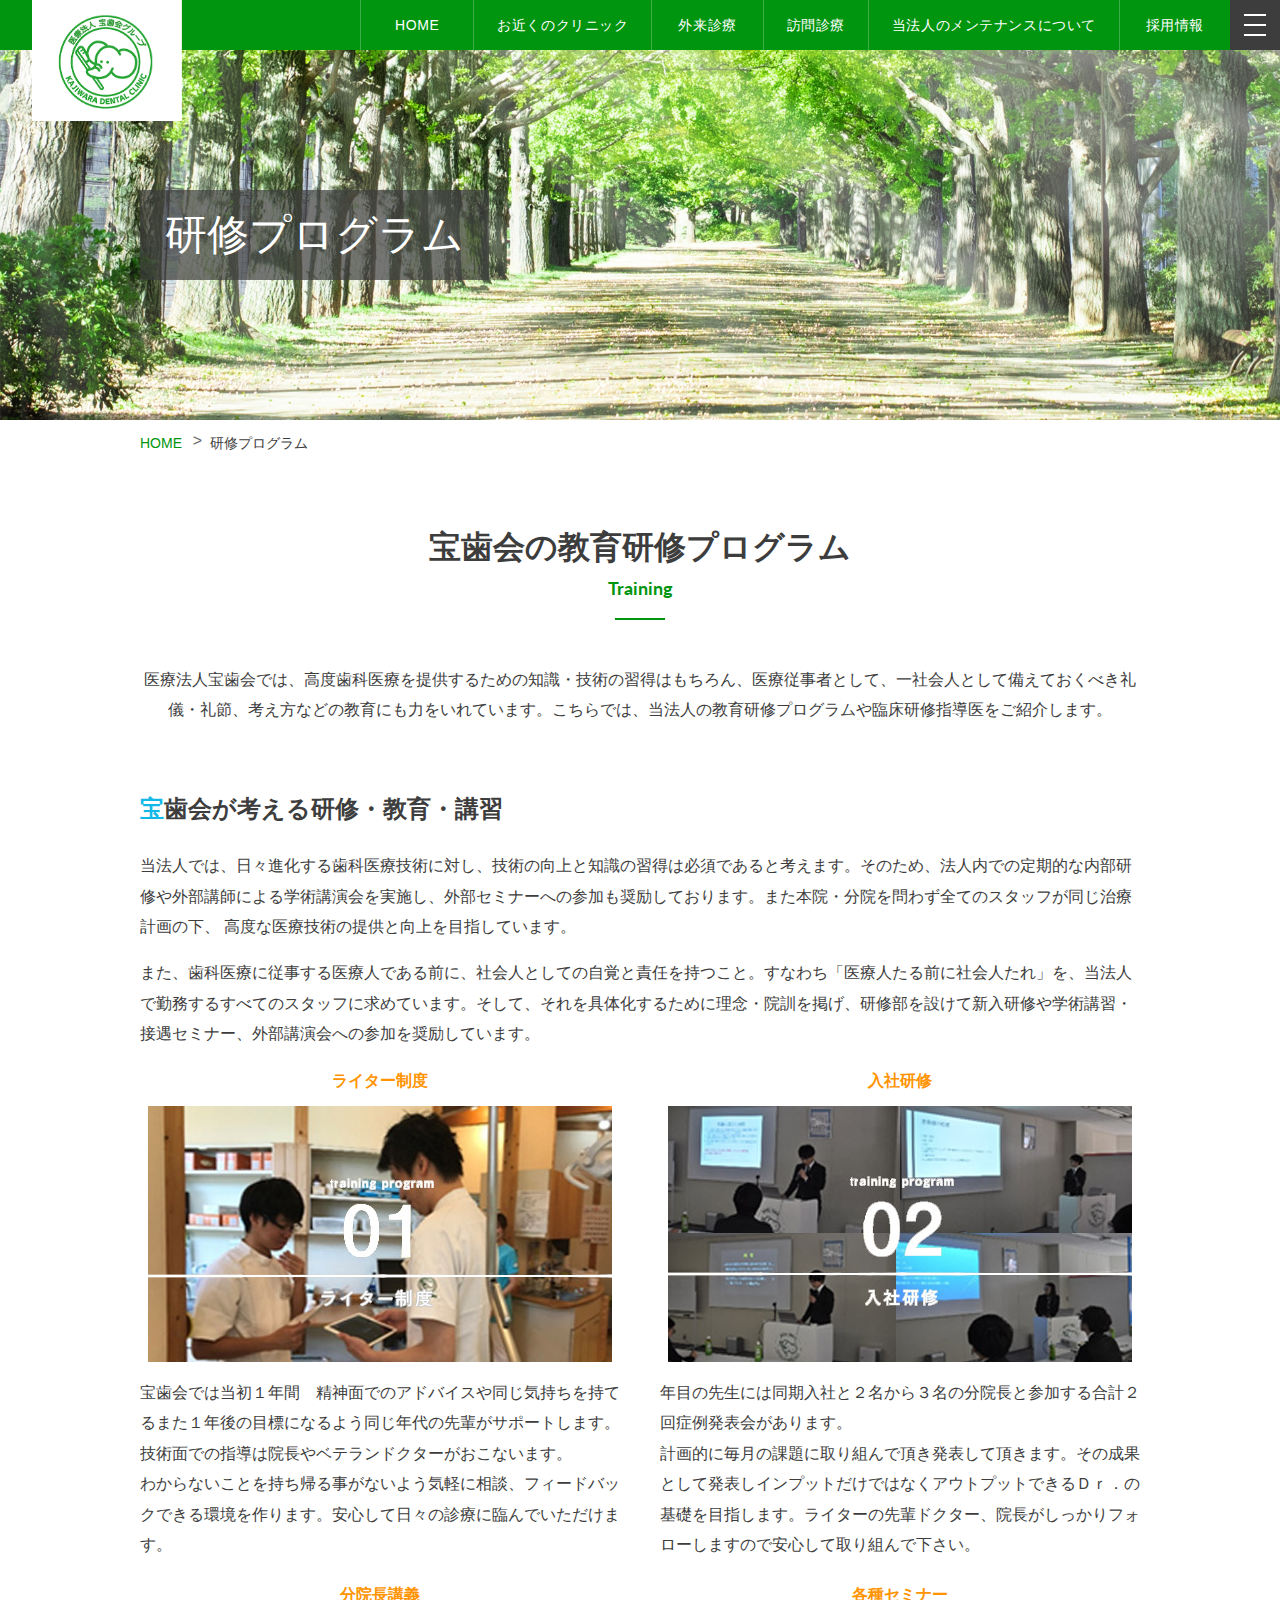
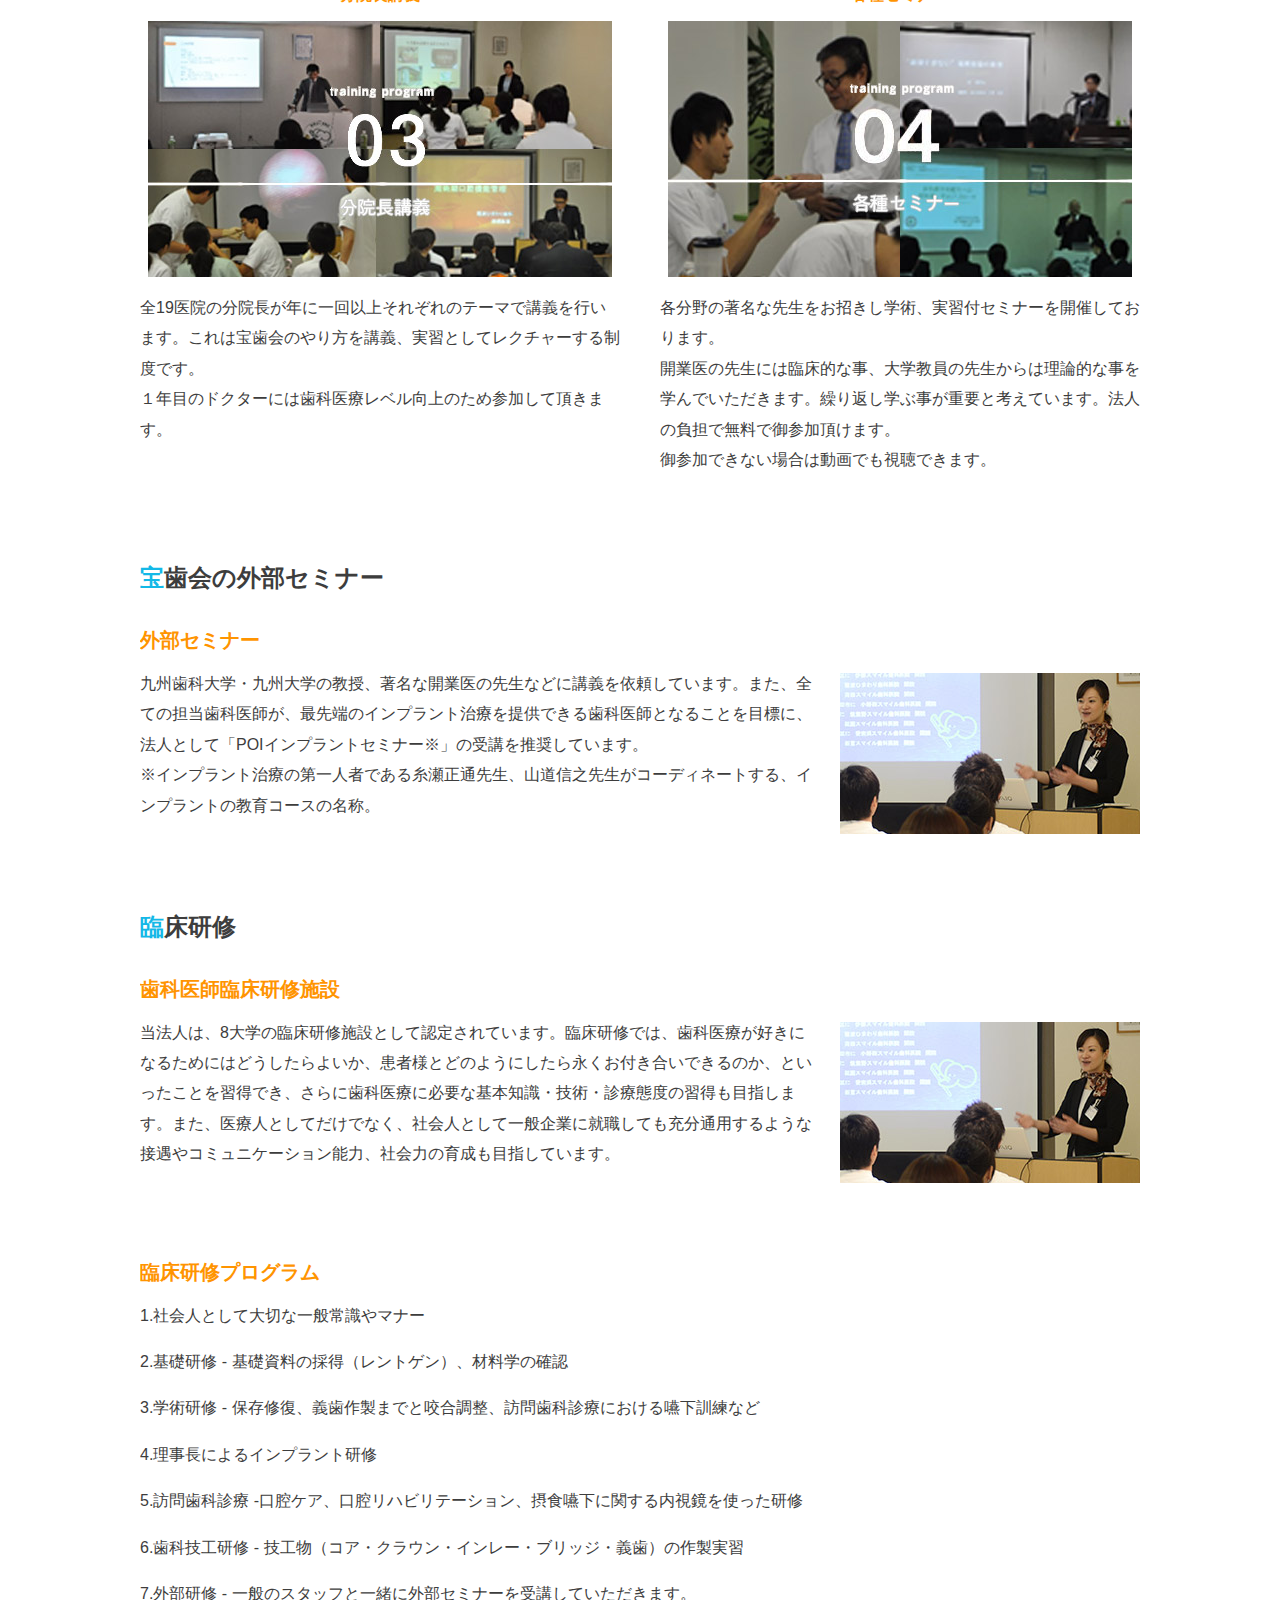
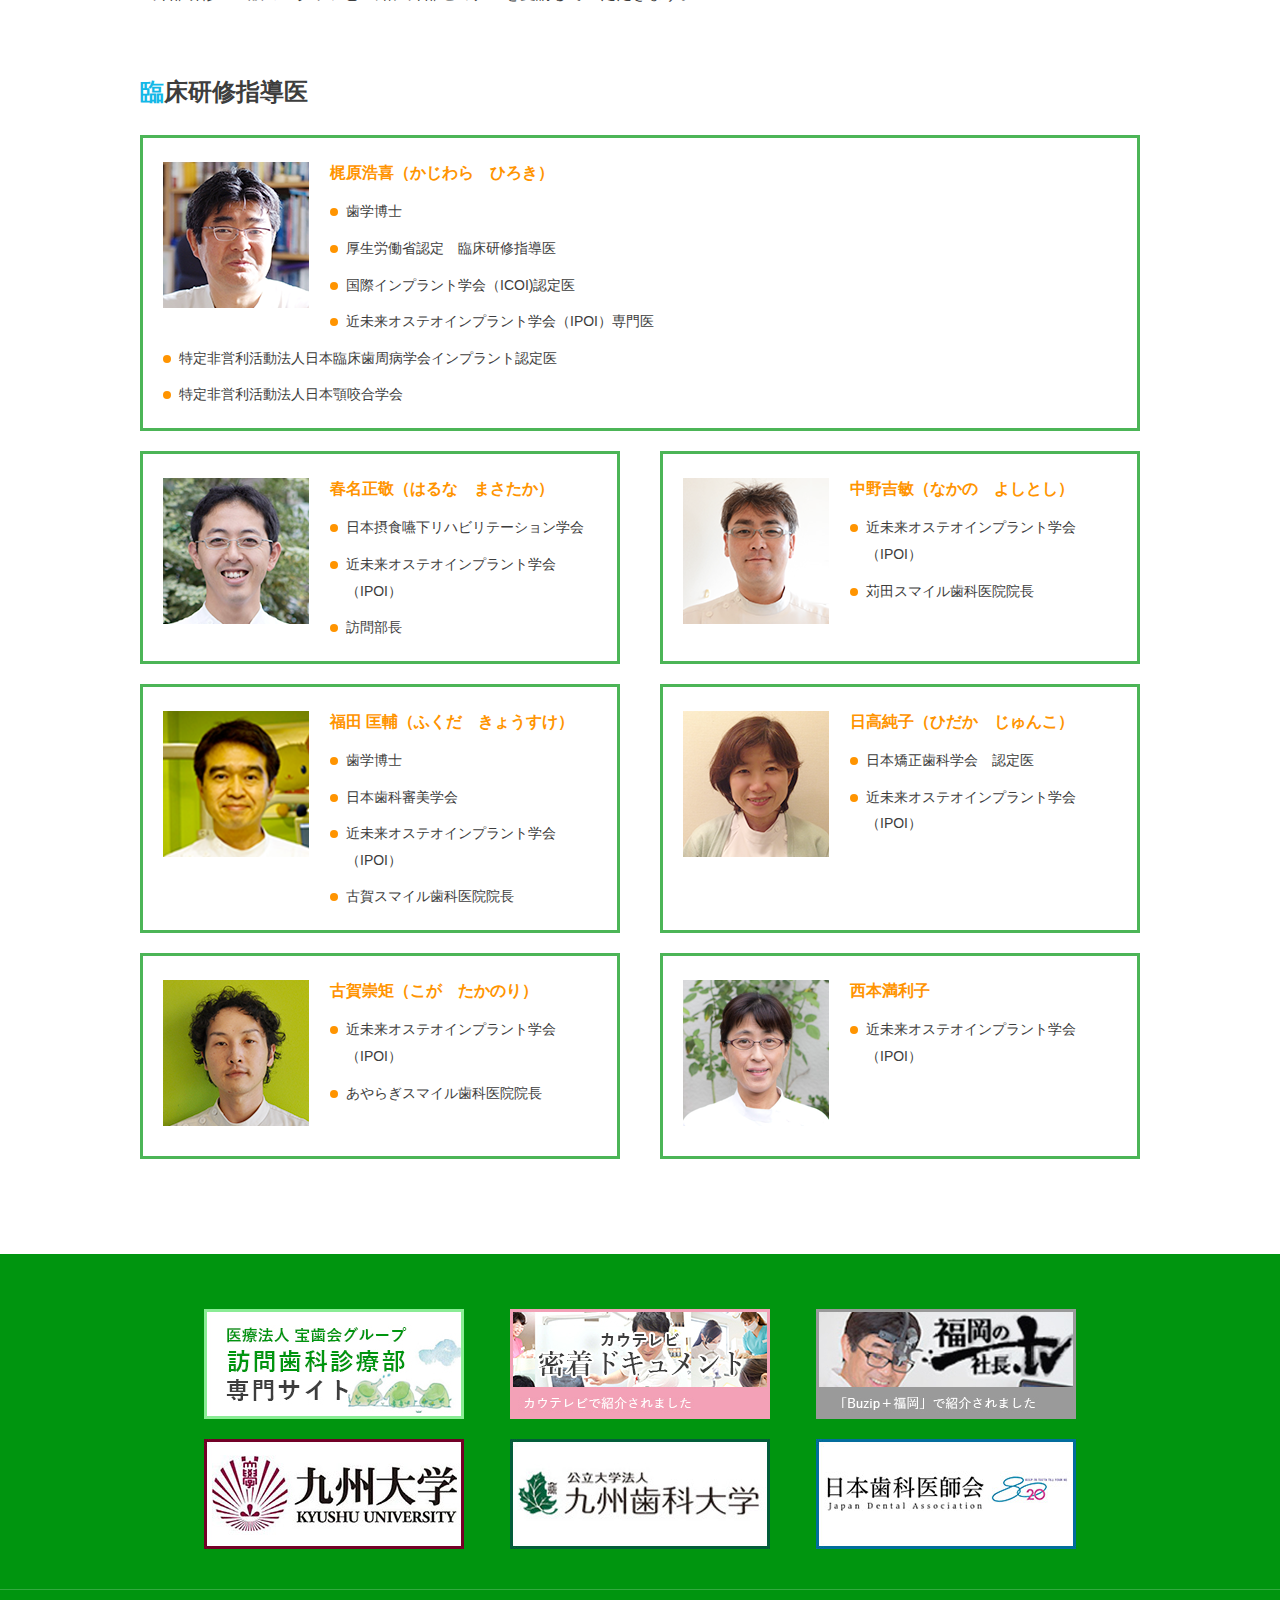
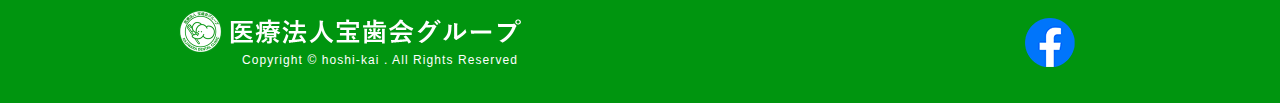
<file: training/index.html>
<!doctype html>
<html lang="ja">
<head>
<meta charset="utf-8">
<meta name="viewport" content="width=device-width, initial-scale=-100%, user-scalable=yes" />
<meta name="format-detection" content="telephone=no">
<meta property="og:type" content="website">
<title>研修プログラム｜【公式サイト】医療法人宝歯会グループ</title>
<meta name="keywords" content="研修,歯科医師,歯科衛生士,教育,プログラム">
<meta name="description" content="宝歯会の教育研修プログラムについて。福岡・山口・広島・岡山・兵庫・北九州で19の歯科医院を運営する「医療法人宝歯会」の公式サイト。高度歯科医療技術の習得はもちろん、一社会人として備えておくべき礼儀・礼節、考え方などの教育にも力をいれています。">
<link rel="stylesheet" href="../css/styles.css">
<link rel="stylesheet" href="../css/responsive.css">
<link rel="shortcut icon" type="image/png" href="../images/favicon.png"/>
<script src="../js/jquery-2.0.0.min.js"></script> 
<!-- Google Analytics start --> 
<script>
  (function(i,s,o,g,r,a,m){i['GoogleAnalyticsObject']=r;i[r]=i[r]||function(){
  (i[r].q=i[r].q||[]).push(arguments)},i[r].l=1*new Date();a=s.createElement(o),
  m=s.getElementsByTagName(o)[0];a.async=1;a.src=g;m.parentNode.insertBefore(a,m)
  })(window,document,'script','//www.google-analytics.com/analytics.js','ga');

  ga('create', 'UA-36525204-1', 'kajiwara-shika.jp');
  ga('require', 'displayfeatures');
  ga('send', 'pageview');

</script>
<!-- Google Analytics end -->
</head>
<body class="under">
<div id="wrapper">
  <header id="header">
    <h1><a href="https://www.kajiwara-shika.jp/"><img src="../images/logo.jpg" alt="研修プログラム｜福岡・山口・広島・岡山・兵庫・北九州の歯科診療「医療法人宝歯会」"></a></h1>
    <div id="gnavi">
      <ul class="menu">
        <li><a href="../about">宝歯会について</a></li>
        <li><a href="../about/#ttl02">宝歯会の取り組み</a></li>
        <li><a href="../about/message">理事長紹介</a></li>
        <li><a href="../about/report/">活動報告</a></li>
        <li><a href="../training/">研修プログラム</a></li>
          <li><a href="../about/group/labo.html">株式会社スマイルラボ</a></li>
          <li><a href="../about/group/">株式会社スマイルサポート</a></li>
          <li><a href="../contact">お問い合わせ</a></li>
      </ul>
    </div>
    <div class="gnavi-pc">
      <ul>
        <li><a href="https://www.kajiwara-shika.jp/">HOME</a></li>
        <li><a href="../clinic/">お近くのクリニック</a></li>
        <li><a href="../about/index.html#ttl04">外来診療</a></li>
        <li><a href="http://www.kajiwara-houmon.jp/" target="_blank">訪問診療</a></li>
        <li><a href="../about/index.html#ttl02">当法人のメンテナンスについて</a></li>
        <li><a href="https://houshikaigroup-recruit.jp/" target="_blank">採用情報</a></li>
      </ul>
    </div>
    <label class="menu-icon"><span></span></label>
  </header>
  <div id="mainvisual">
    <div class="container">
      <h2>研修プログラム</h2>
    </div>
  </div>
  <main id="main">
    <div id="content"> 
      <!--topic-path-->
      <ul class="topic-path">
        <li><a href="https://www.kajiwara-shika.jp/">HOME</a></li>
        <li>研修プログラム</li>
      </ul>
      <section>
        <h3>宝歯会の教育<br class="sp320">研修プログラム<span>Training</span></h3>
        <p class="center">医療法人宝歯会では、高度歯科医療を提供するための知識・技術の習得はもちろん、医療従事者として、一社会人として備えておくべき礼儀・礼節、考え方などの教育にも力をいれています。こちらでは、当法人の教育研修プログラムや臨床研修指導医をご紹介します。</p>
      </section>
      <section>
        <h4>宝歯会が考える研修・教育・講習</h4>
        <p>当法人では、日々進化する歯科医療技術に対し、技術の向上と知識の習得は必須であると考えます。そのため、法人内での定期的な内部研修や外部講師による学術講演会を実施し、外部セミナーへの参加も奨励しております。また本院・分院を問わず全てのスタッフが同じ治療計画の下、 高度な医療技術の提供と向上を目指しています。</p>
        <p>また、歯科医療に従事する医療人である前に、社会人としての自覚と責任を持つこと。すなわち「医療人たる前に社会人たれ」を、当法人で勤務するすべてのスタッフに求めています。そして、それを具体化するために理念・院訓を掲げ、研修部を設けて新入研修や学術講習・接遇セミナー、外部講演会への参加を奨励しています。</p>
        <ul class="split-2col no-bor">
          <li>
            <h5>ライター制度</h5>
            <p class="img"><img src="../images/training_img10.jpg" alt="ライター制度"></p>
            <p>宝歯会では当初１年間　精神面でのアドバイスや同じ気持ちを持てるまた１年後の目標になるよう同じ年代の先輩がサポートします。技術面での指導は院長やベテランドクターがおこないます。<br>わからないことを持ち帰る事がないよう気軽に相談、フィードバックできる環境を作ります。安心して日々の診療に臨んでいただけます。</p>
          </li>
          <li>
            <h5>入社研修</h5>
            <p class="img"><img src="../images/training_img11.jpg" alt="入社研修"></p>
            <p>年目の先生には同期入社と２名から３名の分院長と参加する合計２回症例発表会があります。<br>計画的に毎月の課題に取り組んで頂き発表して頂きます。その成果として発表しインプットだけではなくアウトプットできるＤｒ．の基礎を目指します。ライターの先輩ドクター、院長がしっかりフォローしますので安心して取り組んで下さい。</p>
          </li>
          <li>
            <h5>分院長講義</h5>
            <p class="img"><img src="../images/training_img12.jpg" alt="分院長講義"></p>
            <p>全19医院の分院長が年に一回以上それぞれのテーマで講義を行います。これは宝歯会のやり方を講義、実習としてレクチャーする制度です。<br>１年目のドクターには歯科医療レベル向上のため参加して頂きます。</p>
          </li>
          <li>
            <h5>各種セミナー</h5>
            <p class="img"><img src="../images/training_img13.jpg" alt="各種セミナー"></p>
            <p>各分野の著名な先生をお招きし学術、実習付セミナーを開催しております。<br>開業医の先生には臨床的な事、大学教員の先生からは理論的な事を学んでいただきます。繰り返し学ぶ事が重要と考えています。法人の負担で無料で御参加頂けます。<br>御参加できない場合は動画でも視聴できます。</p>
          </li>
        </ul>
      </section>
        <section>
        <h4>宝歯会の外部セミナー</h4>
        <h5>外部セミナー</h5>
        <p class="image-r"><img src="../images/training_img14.jpg" alt="歯科医師臨床研修施設"></p>
        <p>九州歯科大学・九州大学の教授、著名な開業医の先生などに講義を依頼しています。また、全ての担当歯科医師が、最先端のインプラント治療を提供できる歯科医師となることを目標に、法人として「POIインプラントセミナー※」の受講を推奨しています。<br>※インプラント治療の第一人者である糸瀬正通先生、山道信之先生がコーディネートする、インプラントの教育コースの名称。</p>
      </section>
        
        
      <section>
        <h4>臨床研修</h4>
        <h5>歯科医師臨床研修施設</h5>
        <p class="image-r"><img src="../images/training_img14.jpg" alt="歯科医師臨床研修施設"></p>
        <p>当法人は、8大学の臨床研修施設として認定されています。臨床研修では、歯科医療が好きになるためにはどうしたらよいか、患者様とどのようにしたら永くお付き合いできるのか、といったことを習得でき、さらに歯科医療に必要な基本知識・技術・診療態度の習得も目指します。また、医療人としてだけでなく、社会人として一般企業に就職しても充分通用するような接遇やコミュニケーション能力、社会力の育成も目指しています。</p>
      </section>
      <section>
        <h5>臨床研修プログラム</h5>
        <p>1.社会人として大切な一般常識やマナー</p>
        <p>2.基礎研修 - 基礎資料の採得（レントゲン）、材料学の確認</p>
        <p>3.学術研修 - 保存修復、義歯作製までと咬合調整、訪問歯科診療における嚥下訓練など</p>
        <p>4.理事長によるインプラント研修</p>
        <p>5.訪問歯科診療 -口腔ケア、口腔リハビリテーション、摂食嚥下に関する内視鏡を使った研修</p>
        <p>6.歯科技工研修 - 技工物（コア・クラウン・インレー・ブリッジ・義歯）の作製実習</p>
        <p>7.外部研修 - 一般のスタッフと一緒に外部セミナーを受講していただきます。</p>
      </section>
      <section class="clearfix">
        <h4>臨床研修指導医</h4>
        <ul class="split-2col training">
          <li class="clearfix">
            <p class="image-l"><img src="../images/training_img01.png" alt="梶原浩喜"></p>
            <h5>梶原浩喜（かじわら　ひろき）</h5>
            <ul class="under-list">
                <li class="sample">歯学博士</li><li class="sample">厚生労働省認定　臨床研修指導医</li><li class="sample">国際インプラント学会（ICOI)認定医</li>
              <li>近未来オステオインプラント学会（IPOI）専門医</li>
              <li>特定非営利活動法人日本臨床歯周病学会インプラント認定医</li>
              <li>特定非営利活動法人日本顎咬合学会</li>
            </ul>
          </li>
          <li class="clearfix">
            <p class="image-l"><img src="../images/training_img02.png" alt="春名正敬"></p>
            <h5>春名正敬（はるな　まさたか）</h5>
            <ul class="under-list">
              <li>日本摂食嚥下リハビリテーション学会</li>
              <li>近未来オステオインプラント学会（IPOI）</li>
              <li>訪問部長</li>
            </ul>
          </li>
          <li class="clearfix">
            <p class="image-l"><img src="../images/training_img03.png" alt="中野吉敏"></p>
            <h5>中野吉敏（なかの　よしとし）</h5>
            <ul class="under-list">
              <li>近未来オステオインプラント学会（IPOI）</li>
              <li>苅田スマイル歯科医院院長</li>
            </ul>
          </li>
          <li class="clearfix">
            <p class="image-l"><img src="../images/training_img04.png" alt="福田 匡輔"></p>
            <h5>福田 匡輔（ふくだ　きょうすけ）</h5>
            <ul class="under-list ml167">
              <li>歯学博士</li>
              <li>日本歯科審美学会</li>
              <li>近未来オステオインプラント学会（IPOI）</li>
              <li>古賀スマイル歯科医院院長</li>
            </ul>
          </li>
          <li class="clearfix">
            <p class="image-l"><img src="../images/training_img06.png" alt="日高純子"></p>
            <h5>日高純子（ひだか　じゅんこ）</h5>
            <ul class="under-list">
              <li>日本矯正歯科学会　認定医</li>
              <li>近未来オステオインプラント学会（IPOI）</li>
            </ul>
          </li>
          <li class="clearfix">
            <p class="image-l"><img src="../images/training_img08.png" alt="古賀崇矩"></p>
            <h5>古賀崇矩（こが　たかのり）</h5>
            <ul class="under-list">
              <li>近未来オステオインプラント学会（IPOI）</li>
              <li>あやらぎスマイル歯科医院院長</li>
            </ul>
          </li>
          <li class="clearfix">
            <p class="image-l"><img src="../images/training_img09.png" alt="古賀崇矩"></p>
            <h5>西本満利子</h5>
            <ul class="under-list">
              <li>近未来オステオインプラント学会（IPOI）</li>
            </ul>
          </li>
        </ul>
      </section>
    </div>
  </main>
  <footer id="footer">
    <div class="f-banner">
      <ul class="item mb20">
        <li><a href="http://www.kajiwara-houmon.jp/" target="_bank"><img src="../images/f_bnr01.jpg" alt="専門サイト"></a></li>
        <li><a href="http://cowtv2.jp/c3/houshikai-tv/" target="_bank"><img src="../images/f_bnr02.jpg" alt="密着ドキュメント"></a></li>
        <li><a href="http://j-president.net/fukuoka/data/data512.html" target="_bank"><img src="../images/f_bnr03.jpg" alt="「Buzip＋福岡」で紹介されました"></a></li>
      </ul>
      <ul class="item">
        <li><a href="https://www.kyushu-u.ac.jp/ja/" target="_bank"><img src="../images/f_bnr04.jpg" alt="九州大学"></a></li>
        <li><a href="https://www.kyu-dent.ac.jp/" target="_bank"><img src="../images/f_bnr05.jpg" alt="公立大学法人　九州歯科大学"></a></li>
        <li><a href="http://www.jda.or.jp/" target="_bank"><img src="../images/f_bnr06.jpg" alt="日本歯科医師会"></a></li>
      </ul>
    </div>
    <div class="f-bot">
      <p class="f-logo"><a href="https://www.kajiwara-shika.jp/"><img src="../images/f_logo.png" alt="医療法人宝歯会グループ"></a></p>
      <p class="f-fb"><a href="https://www.facebook.com/houshikaigroup/" target="_blank"><img src="../images/f_fb.png" alt="Facebook"></a></p>
      <p class="copyright">Copyright &copy; hoshi-kai . All Rights Reserved</p>
    </div>
    <p id="totop"><a href="#"><img src="../images/totop.png" alt="to top" /></a></p>
  </footer>
</div>
<script src="../js/common.js"></script>
</body>
</html>
</file>
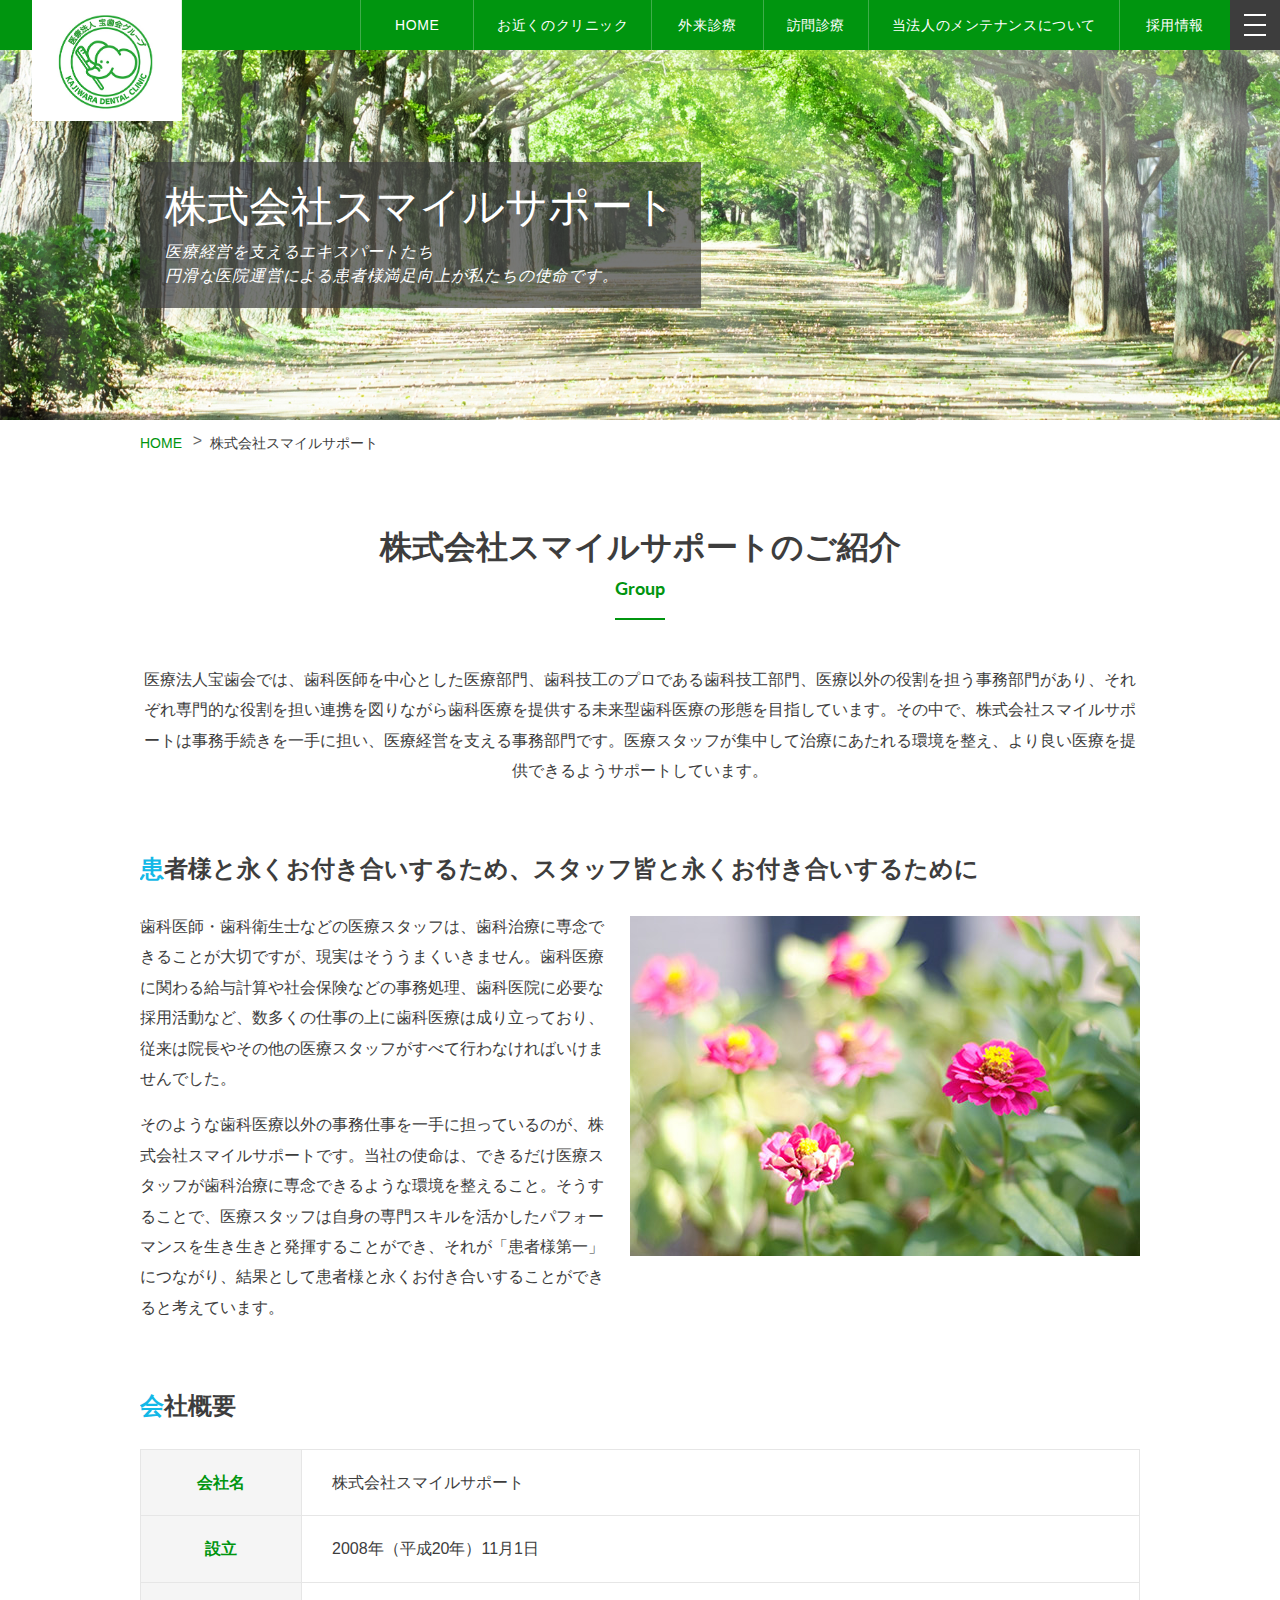
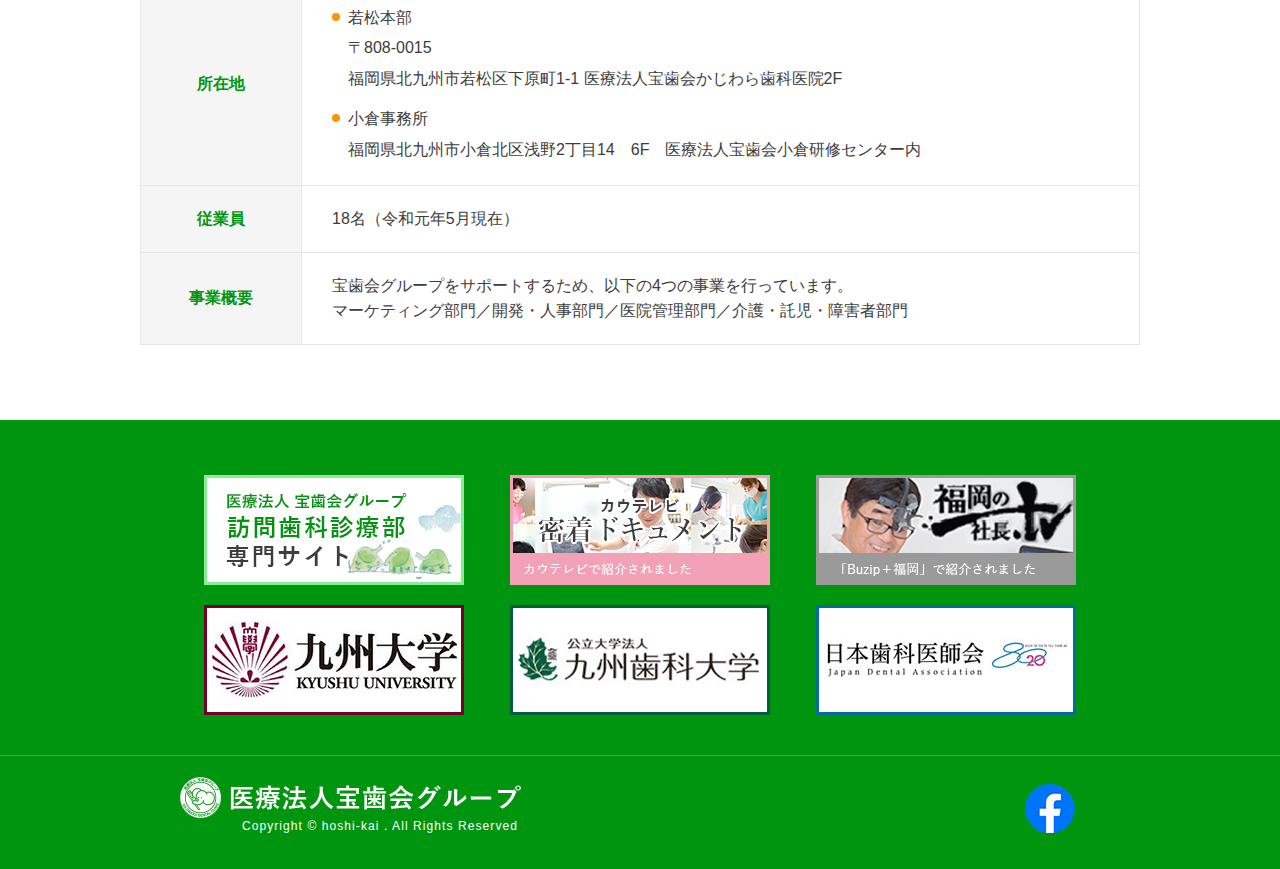
<file: about/group/index.html>
<!doctype html>
<html lang="ja">
<head>
<meta charset="utf-8">
<meta name="viewport" content="width=device-width, initial-scale=-100%, user-scalable=yes" />
<meta name="format-detection" content="telephone=no">
<meta property="og:type" content="website">
<title>株式会社スマイルサポート｜【公式サイト】医療法人宝歯会グループ</title>
<meta name="keywords" content="訪問歯科診療,福岡,山口,岡山,リハビリ">
<meta name="description" content="福岡・山口・広島・岡山・兵庫・北九州で19の歯科医院を運営する「医療法人宝歯会」の公式サイト。株式会社スマイルサポートは事務手続きを一手に担い、医療経営を支える事務部門です。">
<link rel="stylesheet" href="../../css/styles.css">
<link rel="stylesheet" href="../../css/responsive.css">
<link rel="shortcut icon" type="image/png" href="../../images/favicon.png"/>
<script src="../../js/jquery-2.0.0.min.js"></script> 
<!-- Google Analytics start --> 
<script>
  (function(i,s,o,g,r,a,m){i['GoogleAnalyticsObject']=r;i[r]=i[r]||function(){
  (i[r].q=i[r].q||[]).push(arguments)},i[r].l=1*new Date();a=s.createElement(o),
  m=s.getElementsByTagName(o)[0];a.async=1;a.src=g;m.parentNode.insertBefore(a,m)
  })(window,document,'script','//www.google-analytics.com/analytics.js','ga');

  ga('create', 'UA-36525204-1', 'kajiwara-shika.jp');
  ga('require', 'displayfeatures');
  ga('send', 'pageview');

</script>
<!-- Google Analytics end -->
</head>
<body class="under">
<div id="wrapper">
  <header id="header">
    <h1><a href="https://www.kajiwara-shika.jp/"><img src="../../images/logo.jpg" alt="株式会社スマイルサポート｜福岡・山口・広島・岡山・兵庫・北九州の歯科診療「医療法人宝歯会」"></a></h1>
    <div id="gnavi">
      <ul class="menu">
        <li><a href="../../about">宝歯会について</a></li>
        <li><a href="../../about/#ttl02">宝歯会の取り組み</a></li>
        <li><a href="../../about/message">理事長紹介</a></li>
        <li><a href="../../about/report/">活動報告</a></li>
        <li><a href="../../training/">研修プログラム</a></li>
        <li><a href="../../about/group/labo.html">株式会社スマイルラボ</a></li>
        <li><a href="../../about/group/">株式会社スマイルサポート</a></li>
        <li><a href="../../contact">お問い合わせ</a></li>
        <li class="sp"><a href="../../clinic">お近くのクリニック</a></li>
          <li class="sp"><a href="../../about/group/labo.html">株式会社スマイルラボ</a></li>
          <li class="sp"><a href="../../about/group">株式会社スマイルサポート</a></li>
          <li class="sp"><a href="http://www.kajiwara-houmon.jp/" target="_blank">訪問歯科診療部</a></li>
          <li class="sp"><a href="https://houshikaigroup-recruit.jp/" target="_blank">採用情報</a></li>
          <li class="sp"><a href="https://www.kajiwara-shika.jp/">HOME</a></li>
      </ul>
    </div>
    <div class="gnavi-pc">
      <ul>
        <li><a href="https://www.kajiwara-shika.jp/">HOME</a></li>
        <li><a href="../../clinic/">お近くのクリニック</a></li>
        <li><a href="../../about/index.html#ttl04">外来診療</a></li>
        <li><a href="http://www.kajiwara-houmon.jp/" target="_blank">訪問診療</a></li>
        <li><a href="../../about/index.html#ttl02">当法人のメンテナンスについて</a></li>
        <li><a href="https://houshikaigroup-recruit.jp/" target="_blank">採用情報</a></li>
      </ul>
    </div>
    <label class="menu-icon"><span></span></label>
  </header>
  <div id="mainvisual">
    <div class="container">
      <h2>株式会社スマイルサポート<span>医療経営を支えるエキスパートたち<br>円滑な医院運営による患者様満足向上が私たちの使命です。</span></h2>
    </div>
  </div>
  <main id="main">
    <div id="content"> 
      <!--topic-path-->
      <ul class="topic-path">
        <li><a href="https://www.kajiwara-shika.jp/">HOME</a></li>
        <li>株式会社スマイルサポート</li>
      </ul>
      <section>
        <h3>株式会社スマイルサポートのご紹介<span>Group</span></h3>
        <p class="center">医療法人宝歯会では、歯科医師を中心とした医療部門、歯科技工のプロである歯科技工部門、医療以外の役割を担う事務部門があり、それぞれ専門的な役割を担い連携を図りながら歯科医療を提供する未来型歯科医療の形態を目指しています。その中で、株式会社スマイルサポートは事務手続きを一手に担い、医療経営を支える事務部門です。医療スタッフが集中して治療にあたれる環境を整え、より良い医療を提供できるようサポートしています。</p>
      </section>
      <section>
        <h4>患者様と永くお付き合いするため、スタッフ皆と永くお付き合いするために</h4>
        <p class="image-r"><img src="../../images/group_img01.jpg" alt="患者様と永くお付き合いするため、スタッフ皆と永くお付き合いするために"></p>
        <p>歯科医師・歯科衛生士などの医療スタッフは、歯科治療に専念できることが大切ですが、現実はそううまくいきません。歯科医療に関わる給与計算や社会保険などの事務処理、歯科医院に必要な採用活動など、数多くの仕事の上に歯科医療は成り立っており、従来は院長やその他の医療スタッフがすべて行わなければいけませんでした。</p>
        <p>そのような歯科医療以外の事務仕事を一手に担っているのが、株式会社スマイルサポートです。当社の使命は、できるだけ医療スタッフが歯科治療に専念できるような環境を整えること。そうすることで、医療スタッフは自身の専門スキルを活かしたパフォーマンスを生き生きと発揮することができ、それが「患者様第一」につながり、結果として患者様と永くお付き合いすることができると考えています。</p>
      </section>
      <section>
        <h4>会社概要</h4>
        <table class="under-tbl tbl-block">
          <tr>
            <th>会社名</th>
            <td>株式会社スマイルサポート</td>
          </tr>
          <tr>
            <th>設立</th>
            <td>2008年（平成20年）11月1日</td>
          </tr>
          <tr>
            <th>所在地</th>
            <td><ul class="under-list">
                <li>若松本部<br>〒808-0015<br>福岡県北九州市若松区下原町1-1 医療法人宝歯会かじわら歯科医院2F</li>
                <li>小倉事務所 <br>福岡県北九州市小倉北区浅野2丁目14　6F　医療法人宝歯会小倉研修センター内</li>
              </ul></td>
          </tr>
          <tr>
            <th>従業員</th>
            <td>18名（令和元年5月現在）</td>
          </tr>
          <tr>
            <th>事業概要</th>
            <td>宝歯会グループをサポートするため、以下の4つの事業を行っています。<br>マーケティング部門／開発・人事部門／医院管理部門／介護・託児・障害者部門</td>
          </tr>
        </table>
      </section>
    </div>
  </main>
  <footer id="footer">
    <div class="f-banner">
      <ul class="item mb20">
        <li><a href="http://www.kajiwara-houmon.jp/" target="_bank"><img src="../../images/f_bnr01.jpg" alt="専門サイト"></a></li>
        <li><a href="http://cowtv2.jp/c3/houshikai-tv/" target="_bank"><img src="../../images/f_bnr02.jpg" alt="密着ドキュメント"></a></li>
        <li><a href="http://j-president.net/fukuoka/data/data512.html" target="_bank"><img src="../../images/f_bnr03.jpg" alt="「Buzip＋福岡」で紹介されました"></a></li>
      </ul>
      <ul class="item">
        <li><a href="https://www.kyushu-u.ac.jp/ja/" target="_bank"><img src="../../images/f_bnr04.jpg" alt="九州大学"></a></li>
        <li><a href="https://www.kyu-dent.ac.jp/" target="_bank"><img src="../../images/f_bnr05.jpg" alt="公立大学法人　九州歯科大学"></a></li>
        <li><a href="http://www.jda.or.jp/" target="_bank"><img src="../../images/f_bnr06.jpg" alt="日本歯科医師会"></a></li>
      </ul>
    </div>
    <div class="f-bot">
      <p class="f-logo"><a href="https://www.kajiwara-shika.jp/"><img src="../../images/f_logo.png" alt="医療法人宝歯会グループ"></a></p>
      <p class="f-fb"><a href="https://www.facebook.com/houshikaigroup/" target="_blank"><img src="../../images/f_fb.png" alt="Facebook"></a></p>
      <p class="copyright">Copyright &copy; hoshi-kai . All Rights Reserved</p>
    </div>
    <p id="totop"><a href="#"><img src="../../images/totop.png" alt="to top" /></a></p>
  </footer>
</div>
<script src="../../js/common.js"></script>
</body>
</html>
</file>
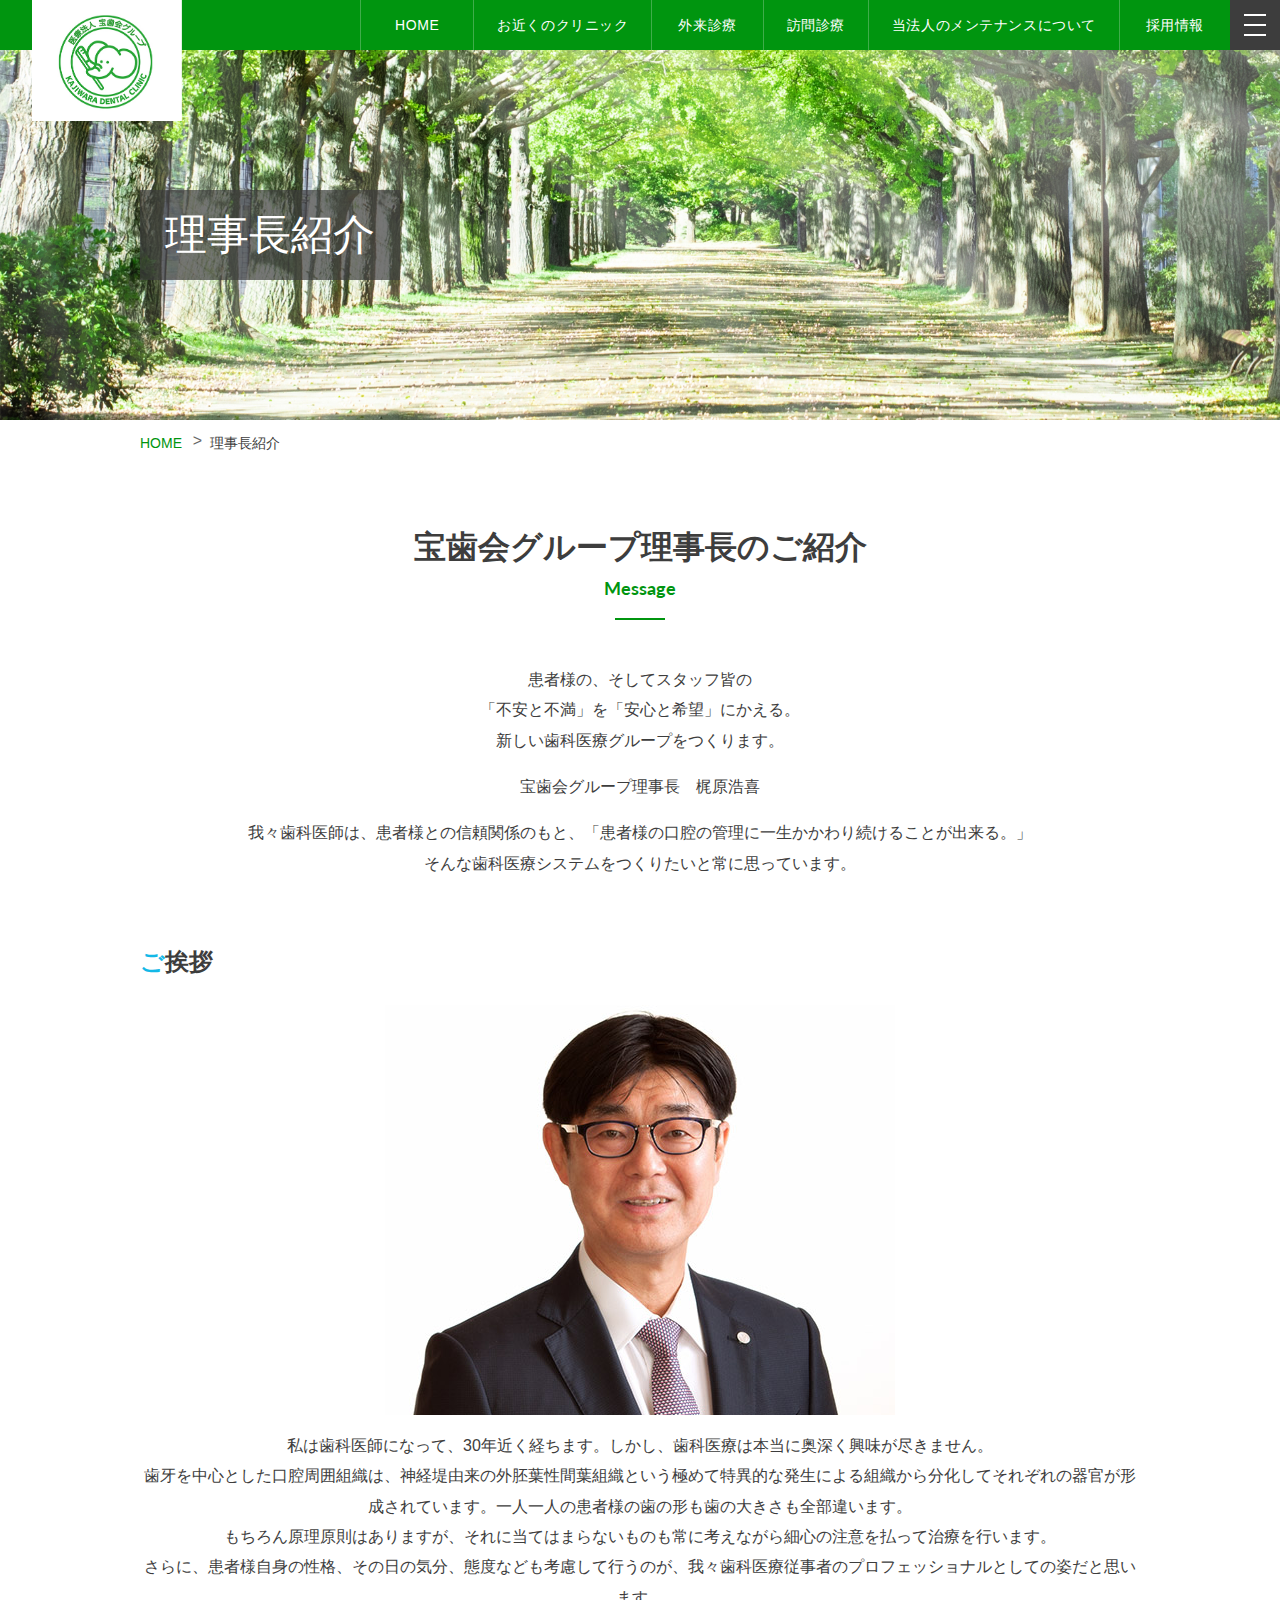
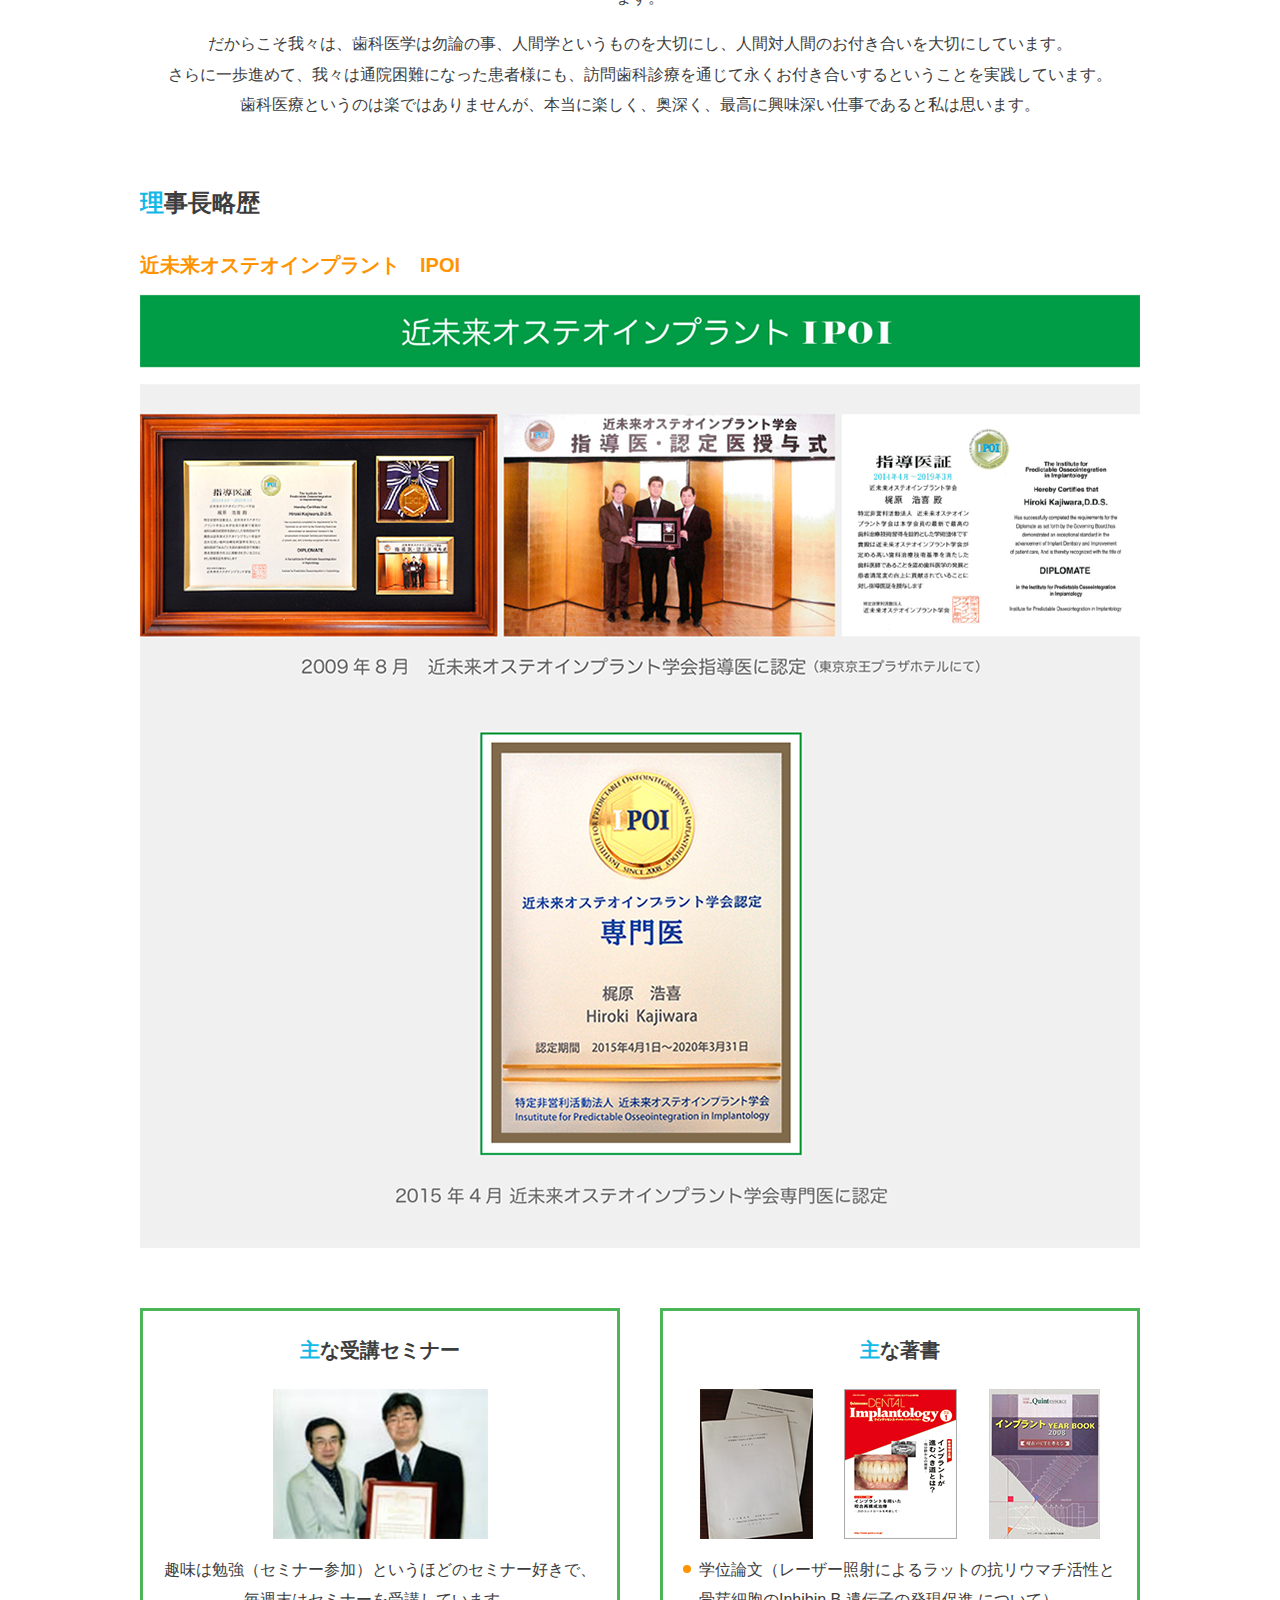
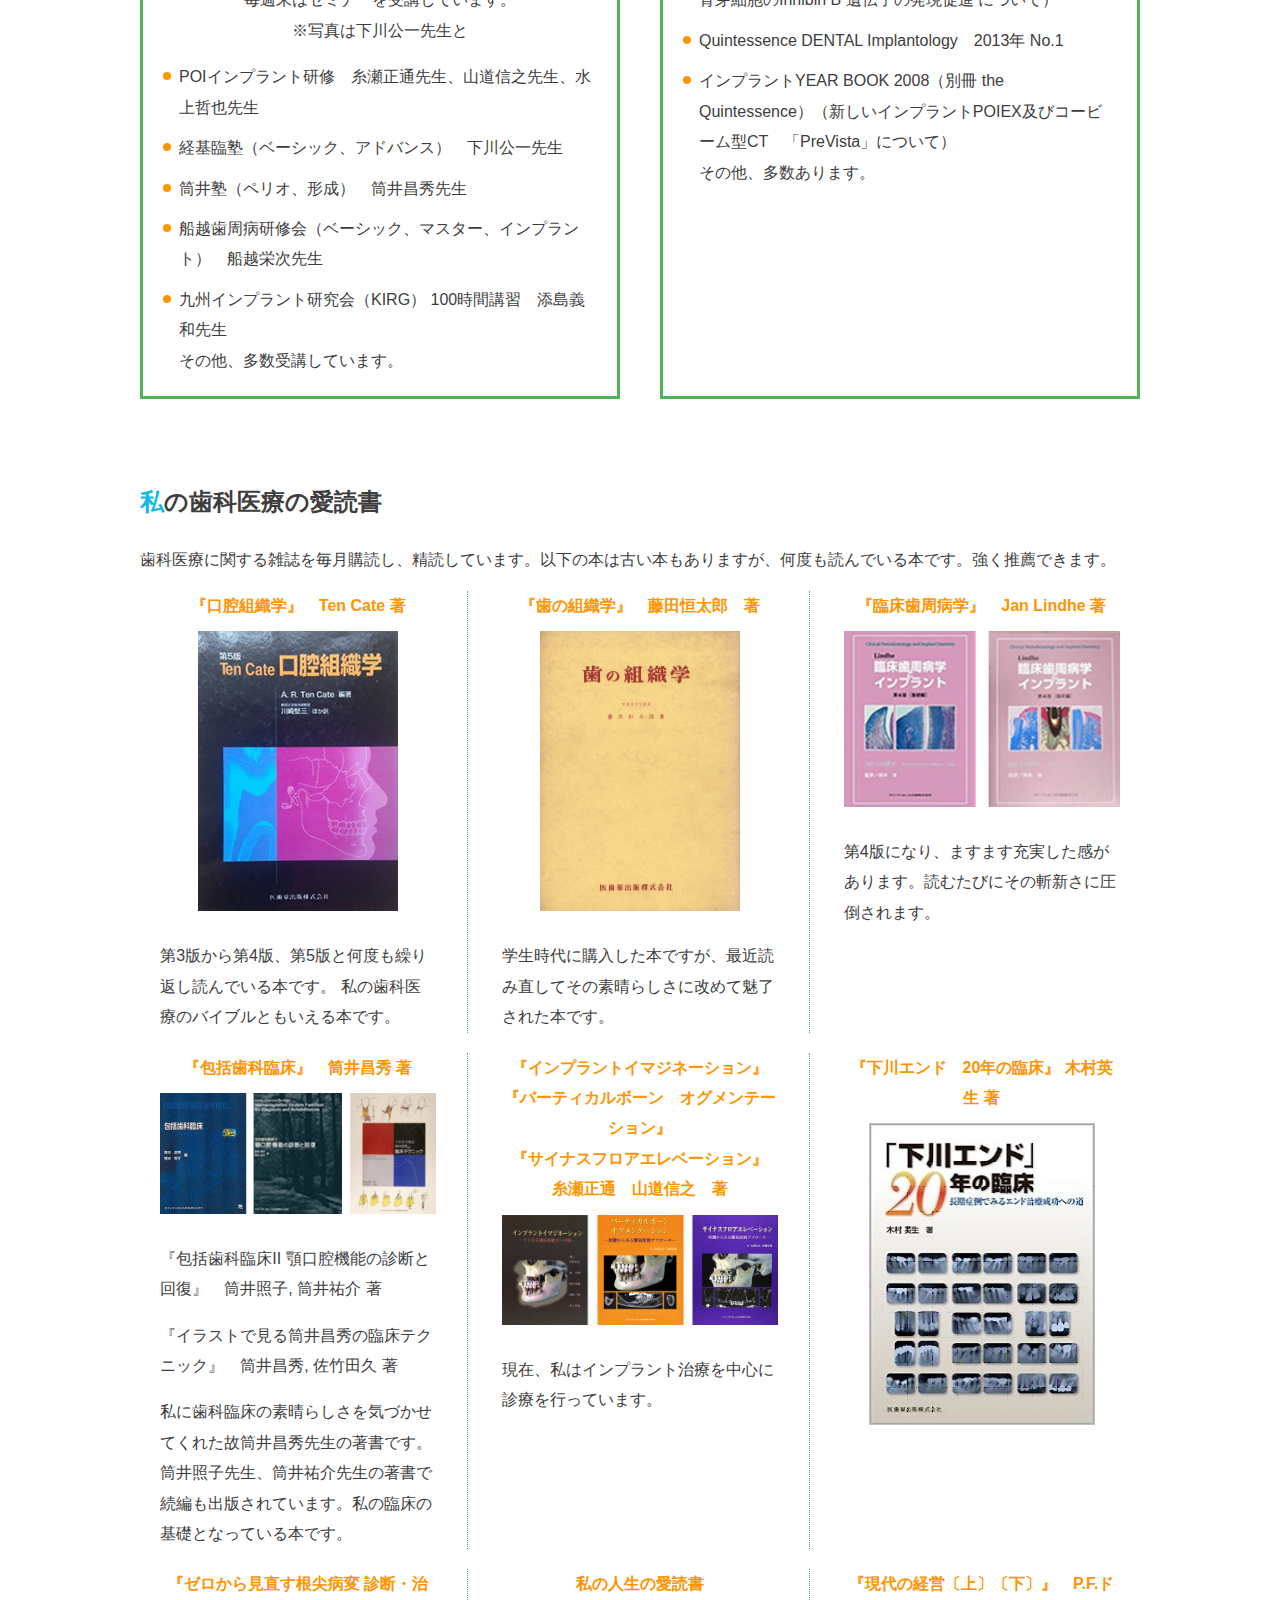
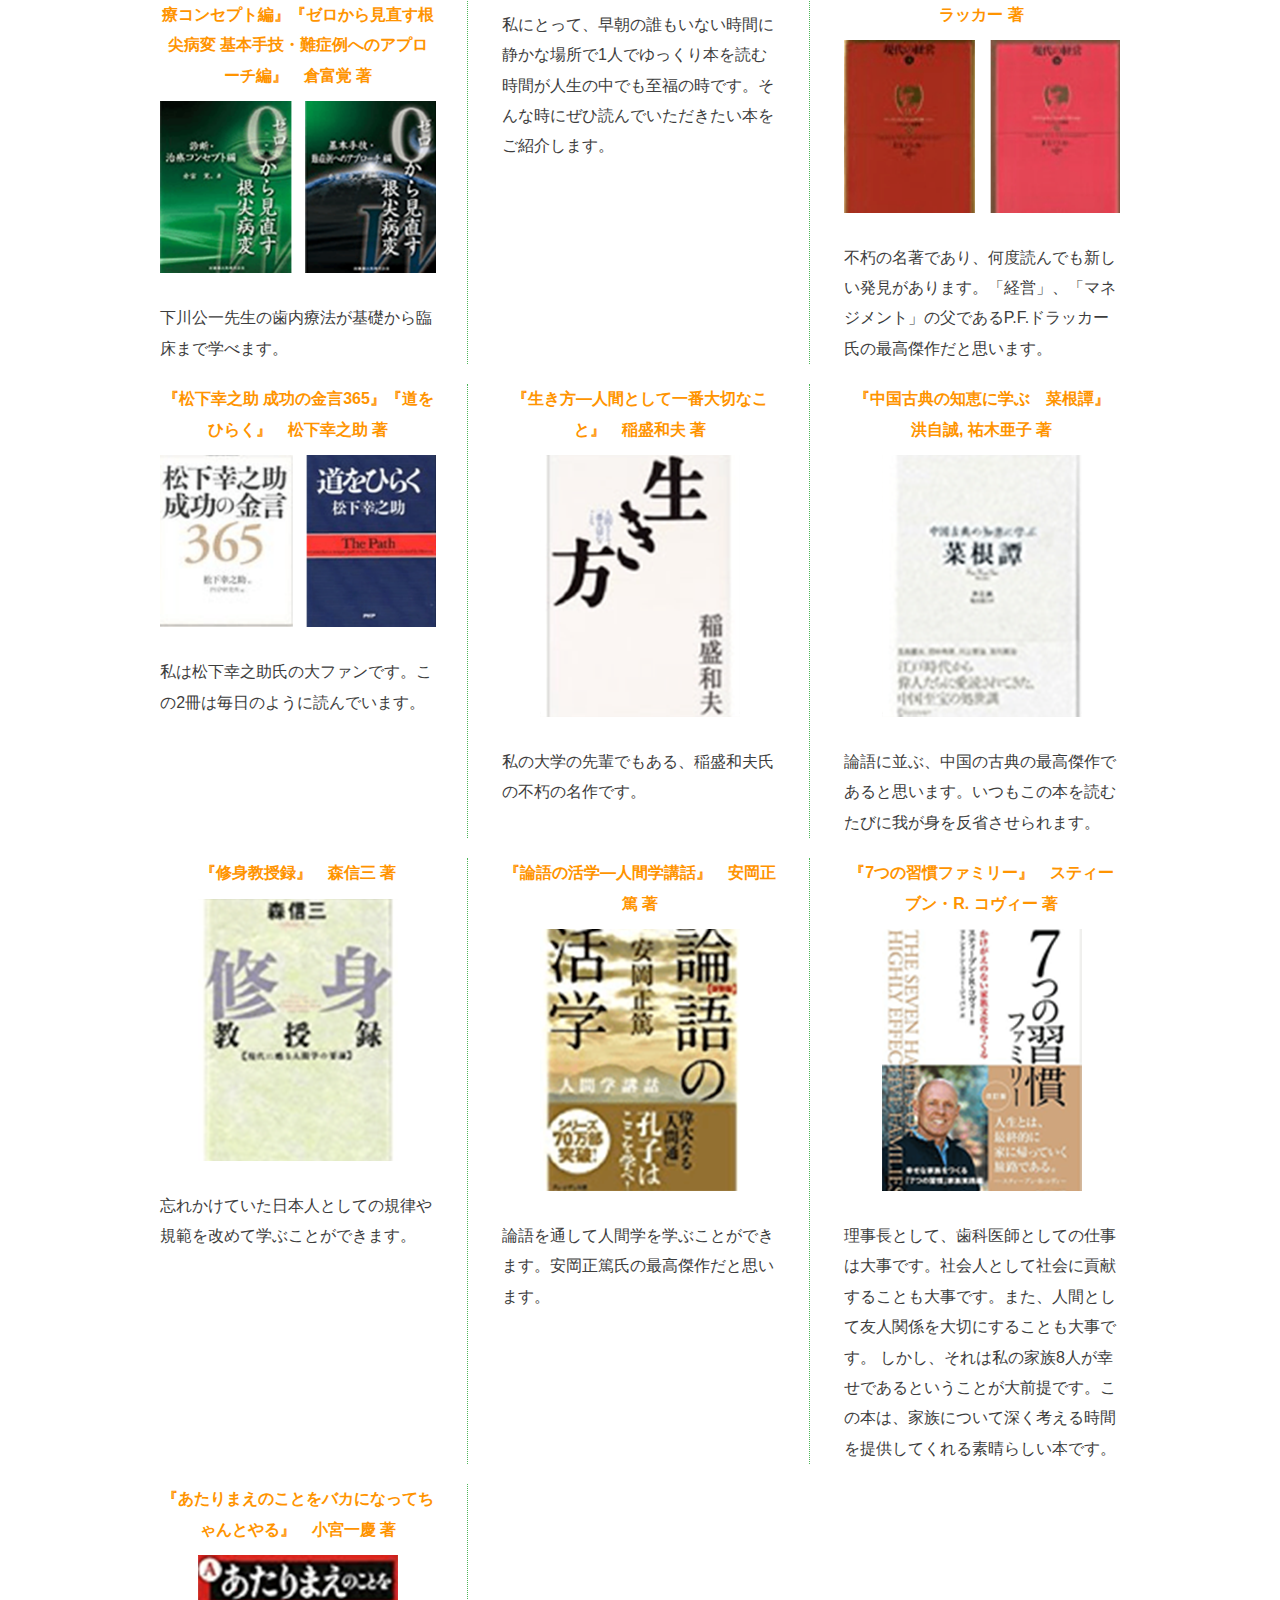
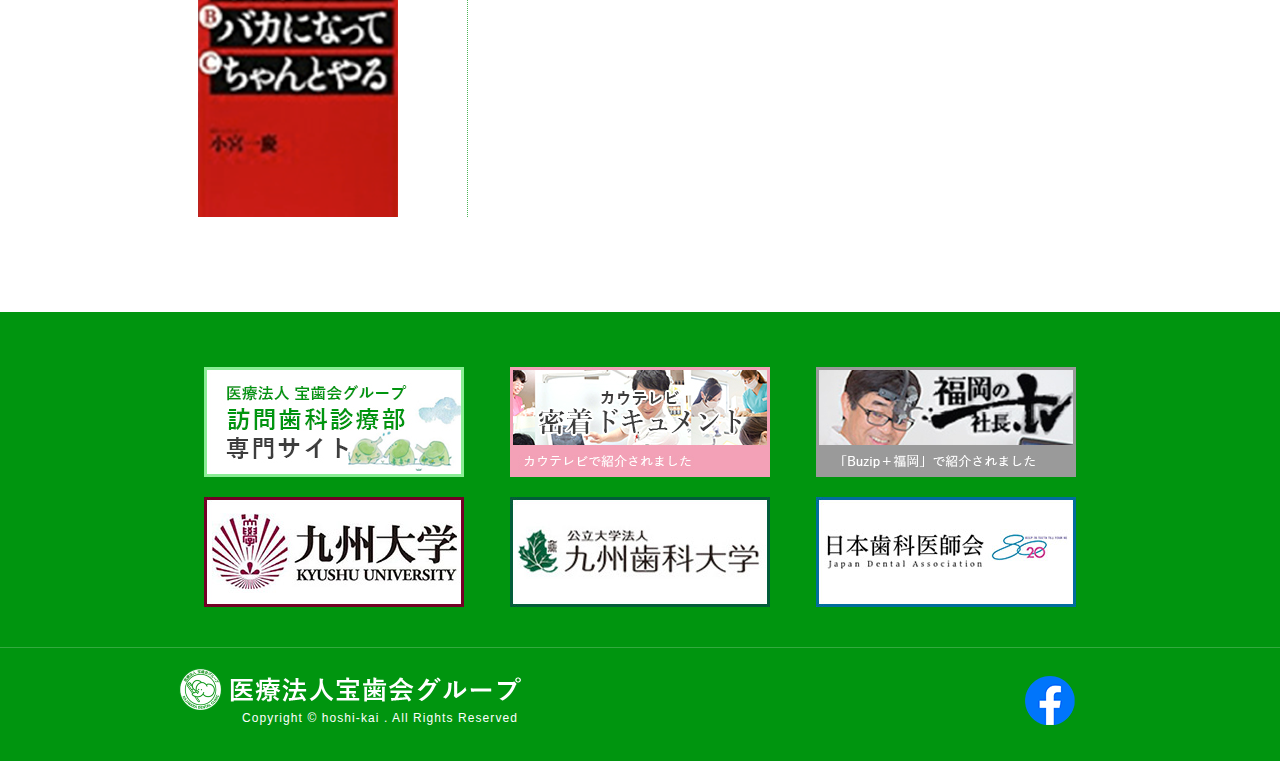
<file: about/message/index.html>
<!doctype html>
<html lang="ja">
<head>
<meta charset="utf-8">
<meta name="viewport" content="width=device-width, initial-scale=-100%, user-scalable=yes" />
<meta name="format-detection" content="telephone=no">
<meta property="og:type" content="website">
<title>理事長紹介｜【公式サイト】医療法人宝歯会グループ</title>
<meta name="keywords" content="理事長紹介,宝歯会,歯科医師,梶原浩喜">
<meta name="description" content="宝歯会グループ理事長、梶原浩喜の略歴や主な著書、ご挨拶などを掲載しています。福岡・山口・広島・岡山・兵庫・北九州で19の歯科医院を運営する「医療法人宝歯会」の公式サイト。患者様第一を徹底的に追求し、高度かつ幅広い歯科診療を提供しています。">
<link rel="stylesheet" href="../../css/styles.css">
<link rel="stylesheet" href="../../css/responsive.css">
<link rel="shortcut icon" type="image/png" href="../../images/favicon.png"/>
<script src="../../js/jquery-2.0.0.min.js"></script> 
<!-- Google Analytics start --> 
<script>
  (function(i,s,o,g,r,a,m){i['GoogleAnalyticsObject']=r;i[r]=i[r]||function(){
  (i[r].q=i[r].q||[]).push(arguments)},i[r].l=1*new Date();a=s.createElement(o),
  m=s.getElementsByTagName(o)[0];a.async=1;a.src=g;m.parentNode.insertBefore(a,m)
  })(window,document,'script','//www.google-analytics.com/analytics.js','ga');

  ga('create', 'UA-36525204-1', 'kajiwara-shika.jp');
  ga('require', 'displayfeatures');
  ga('send', 'pageview');

</script>
<!-- Google Analytics end -->
</head>
<body class="under">
<div id="wrapper">
  <header id="header">
    <h1><a href="https://www.kajiwara-shika.jp/"><img src="../../images/logo.jpg" alt="理事長紹介｜福岡・山口・広島・岡山・兵庫・北九州の歯科診療「医療法人宝歯会」"></a></h1>
    <div id="gnavi">
      <ul class="menu">
        <li><a href="../../about">宝歯会について</a></li>
        <li><a href="../../about/#ttl02">宝歯会の取り組み</a></li>
        <li><a href="../../about/message">理事長紹介</a></li>
        <li><a href="../../about/report/">活動報告</a></li>
        <li><a href="../../training/">研修プログラム</a></li>
        <li><a href="../../about/group/labo.html">株式会社スマイルラボ</a></li>
        <li><a href="../../about/group/">株式会社スマイルサポート</a></li>
        <li><a href="../../contact">お問い合わせ</a></li>
          <li class="sp"><a href="../../clinic">お近くのクリニック</a></li>
          <li class="sp"><a href="../../about/group/labo.html">株式会社スマイルラボ</a></li>
          <li class="sp"><a href="../../about/group">株式会社スマイルサポート</a></li>
          <li class="sp"><a href="http://www.kajiwara-houmon.jp/" target="_blank">訪問歯科診療部</a></li>
          <li class="sp"><a href="https://houshikaigroup-recruit.jp/" target="_blank">採用情報</a></li>
          <li class="sp"><a href="https://www.kajiwara-shika.jp/">HOME</a></li>
      </ul>
    </div>
    <div class="gnavi-pc">
      <ul>
        <li><a href="https://www.kajiwara-shika.jp/">HOME</a></li>
        <li><a href="../../clinic/">お近くのクリニック</a></li>
        <li><a href="../../about/index.html#ttl04">外来診療</a></li>
        <li><a href="http://www.kajiwara-houmon.jp/" target="_blank">訪問診療</a></li>
        <li><a href="../../about/index.html#ttl02">当法人のメンテナンスについて</a></li>
        <li><a href="https://houshikaigroup-recruit.jp/" target="_blank">採用情報</a></li>
      </ul>
    </div>
    <label class="menu-icon"><span></span></label>
  </header>
  <div id="mainvisual">
    <div class="container">
      <h2>理事長紹介</h2>
    </div>
  </div>
  <main id="main">
    <div id="content"> 
      <!--topic-path-->
      <ul class="topic-path">
        <li><a href="https://www.kajiwara-shika.jp/">HOME</a></li>
        <li>理事長紹介</li>
      </ul>
      <section>
        <h3>宝歯会グループ理事長のご紹介<span>Message</span></h3>
          <p class="center">患者様の、そしてスタッフ皆の<br>「不安と不満」を「安心と希望」にかえる。<br>新しい歯科医療グループをつくります。</p><p class="center">宝歯会グループ理事長　梶原浩喜</p>
        <p class="center">我々歯科医師は、患者様との信頼関係のもと、「患者様の口腔の管理に一生かかわり続けることが出来る。」<br>そんな歯科医療システムをつくりたいと常に思っています。</p>
      </section>
      <section id="ttl01">
        <h4>ご挨拶</h4>
        <p class="center"><img src="../../images/message_img01.jpg" alt="ご挨拶"></p>
        <p class="center">私は歯科医師になって、30年近く経ちます。しかし、歯科医療は本当に奥深く興味が尽きません。<br>歯牙を中心とした口腔周囲組織は、神経堤由来の外胚葉性間葉組織という極めて特異的な発生による組織から分化してそれぞれの器官が形成されています。一人一人の患者様の歯の形も歯の大きさも全部違います。<br>もちろん原理原則はありますが、それに当てはまらないものも常に考えながら細心の注意を払って治療を行います。<br>さらに、患者様自身の性格、その日の気分、態度なども考慮して行うのが、我々歯科医療従事者のプロフェッショナルとしての姿だと思います。</p>
        <p class="center">だからこそ我々は、歯科医学は勿論の事、人間学というものを大切にし、人間対人間のお付き合いを大切にしています。<br>さらに一歩進めて、我々は通院困難になった患者様にも、訪問歯科診療を通じて永くお付き合いするということを実践しています。<br>歯科医療というのは楽ではありませんが、本当に楽しく、奥深く、最高に興味深い仕事であると私は思います。</p>
      </section>
      <section id="ttl02">
        <h4>理事長略歴</h4>
        <h5>近未来オステオインプラント　IPOI</h5>
        <p class="center"><img src="../../images/message_img02.png" alt="近未来オステオインプラント　IPOI"></p>
      </section>
      <section>
        <ul class="split-2col">
          <li>
            <h4>主な受講セミナー</h4>
            <p class="center"><img src="../../images/message_img03.jpg" alt="主な受講セミナー"></p>
            <p class="center">趣味は勉強（セミナー参加）というほどのセミナー好きで、毎週末はセミナーを受講しています。<br>※写真は下川公一先生と</p>
            <ul class="under-list">
              <li>POIインプラント研修　糸瀬正通先生、山道信之先生、水上哲也先生</li>
              <li>経基臨塾（ベーシック、アドバンス）　下川公一先生</li>
              <li>筒井塾（ペリオ、形成）　筒井昌秀先生</li>
              <li>船越歯周病研修会（ベーシック、マスター、インプラント）　船越栄次先生</li>
              <li>九州インプラント研究会（KIRG） 100時間講習　添島義和先生<br>その他、多数受講しています。</li>
            </ul>
          </li>
          <li>
            <h4>主な著書</h4>
            <p class="center"><img src="../../images/message_img04.png" alt="主な著書"></p>
            <ul class="under-list">
              <li>学位論文（レーザー照射によるラットの抗リウマチ活性と骨芽細胞のInhibin B 遺伝子の発現促進 について）</li>
              <li>Quintessence DENTAL Implantology　2013年 No.1</li>
              <li>インプラントYEAR BOOK 2008（別冊 the Quintessence）（新しいインプラントPOIEX及びコービーム型CT　「PreVista」について）<br>その他、多数あります。</li>
            </ul>
          </li>
        </ul>
      </section>
      <section>
        <h4>私の歯科医療の愛読書</h4>
        <p>歯科医療に関する雑誌を毎月購読し、精読しています。以下の本は古い本もありますが、何度も読んでいる本です。強く推薦できます。</p>
        <ul class="split-3col message">
          <li>
        <h5>『口腔組織学』　Ten Cate 著</h5>
        <p class="center mb30"><img src="../../images/message_img05.png" alt="『口腔組織学』　Ten Cate 著"></p>
        <p>第3版から第4版、第5版と何度も繰り返し読んでいる本です。 私の歯科医療のバイブルともいえる本です。</p>
          </li>
          <li>
        <h5>『歯の組織学』　藤田恒太郎　著</h5>
        <p class="center mb30"><img src="../../images/message_img06.png" alt="『歯の組織学』　藤田恒太郎　著"></p>
        <p>学生時代に購入した本ですが、最近読み直してその素晴らしさに改めて魅了された本です。</p>
          </li>
          <li>
        <h5>『臨床歯周病学』　Jan Lindhe 著</h5>
        <p class="center mb30"><img src="../../images/message_img07.png" alt="『臨床歯周病学』　Jan Lindhe 著"></p>
        <p>第4版になり、ますます充実した感があります。読むたびにその斬新さに圧倒されます。</p>
          </li>
          <li>
        <h5>『包括歯科臨床』　筒井昌秀 著</h5>
        <p class="center mb30"><img src="../../images/message_img08.png" alt="『包括歯科臨床』　筒井昌秀 著"></p>
        <p>『包括歯科臨床II 顎口腔機能の診断と回復』　筒井照子, 筒井祐介 著</p>
        <p>『イラストで見る筒井昌秀の臨床テクニック』　筒井昌秀, 佐竹田久 著</p>    
        <p>私に歯科臨床の素晴らしさを気づかせてくれた故筒井昌秀先生の著書です。 <br>筒井照子先生、筒井祐介先生の著書で続編も出版されています。私の臨床の基礎となっている本です。</p>
          </li>
          <li>
        <h5>『インプラントイマジネーション』<br>『バーティカルボーン　オグメンテーション』<br>『サイナスフロアエレベーション』<br>糸瀬正通　山道信之　著</h5>
        <p class="center mb30"><img src="../../images/message_img09.png" alt="『インプラントイマジネーション』『バーティカルボーン　オグメンテーション』『サイナスフロアエレベーション』　糸瀬正通　山道信之　著"></p>
        <p>現在、私はインプラント治療を中心に診療を行っています。</p>
          </li>
          <li>
        <h5>『下川エンド　20年の臨床』 木村英生 著</h5>
        <p class="center mb30"><img src="../../images/message_img10.png" alt="『下川エンド　20年の臨床』 木村英生 著"></p>
          </li>
          <li>
        <h5>『ゼロから見直す根尖病変 診断・治療コンセプト編』『ゼロから見直す根尖病変 基本手技・難症例へのアプローチ編』　倉富覚 著</h5>
        <p class="center mb30"><img src="../../images/message_img11.png" alt="『ゼロから見直す根尖病変 診断・治療コンセプト編』『ゼロから見直す根尖病変 基本手技・難症例へのアプローチ編』　倉富覚 著"></p>
              <p>下川公一先生の歯内療法が基礎から臨床まで学べます。</p>
          </li>
          <li>
        <h5>私の人生の愛読書</h5>
        <p>私にとって、早朝の誰もいない時間に静かな場所で1人でゆっくり本を読む時間が人生の中でも至福の時です。そんな時にぜひ読んでいただきたい本をご紹介します。</p>
          </li>
          <li>
        <h5>『現代の経営〔上〕〔下〕』　P.F.ドラッカー 著</h5>
        <p class="center mb30"><img src="../../images/message_img12.png" alt="『現代の経営〔上〕〔下〕』　P.F.ドラッカー 著"></p>
        <p>不朽の名著であり、何度読んでも新しい発見があります。「経営」、「マネジメント」の父であるP.F.ドラッカー氏の最高傑作だと思います。</p>
          </li>
          <li>
        <h5>『松下幸之助 成功の金言365』『道をひらく』　松下幸之助 著</h5>
        <p class="center mb30"><img src="../../images/message_img13.png" alt="『松下幸之助 成功の金言365』『道をひらく』　松下幸之助 著"></p>
        <p>私は松下幸之助氏の大ファンです。この2冊は毎日のように読んでいます。</p>
          </li>
          <li>
        <h5>『生き方―人間として一番大切なこと』　稲盛和夫 著</h5>
        <p class="center mb30"><img src="../../images/message_img14.png" alt="『生き方―人間として一番大切なこと』　稲盛和夫 著"></p>
        <p>私の大学の先輩でもある、稲盛和夫氏の不朽の名作です。</p>
          </li>
          <li>
        <h5>『中国古典の知恵に学ぶ　菜根譚』　洪自誠, 祐木亜子 著</h5>
        <p class="center mb30"><img src="../../images/message_img15.png" alt="『中国古典の知恵に学ぶ　菜根譚』　洪自誠, 祐木亜子 著"></p>
        <p>論語に並ぶ、中国の古典の最高傑作であると思います。いつもこの本を読むたびに我が身を反省させられます。</p>
          </li>
          <li>
        <h5>『修身教授録』　森信三 著</h5>
        <p class="center mb30"><img src="../../images/message_img16.png" alt="『修身教授録』　森信三 著"></p>
        <p>忘れかけていた日本人としての規律や規範を改めて学ぶことができます。</p>
          </li>
          <li>
        <h5>『論語の活学―人間学講話』　安岡正篤 著</h5>
        <p class="center mb30"><img src="../../images/message_img17.png" alt="『論語の活学―人間学講話』　安岡正篤 著"></p>
        <p>論語を通して人間学を学ぶことができます。安岡正篤氏の最高傑作だと思います。</p>
          </li>
          <li>
        <h5>『7つの習慣ファミリー』　スティーブン・R. コヴィー 著</h5>
        <p class="center mb30"><img src="../../images/message_img18.png" alt="『7つの習慣ファミリー』　スティーブン・R. コヴィー 著"></p>
        <p>理事長として、歯科医師としての仕事は大事です。社会人として社会に貢献することも大事です。また、人間として友人関係を大切にすることも大事です。 しかし、それは私の家族8人が幸せであるということが大前提です。この本は、家族について深く考える時間を提供してくれる素晴らしい本です。</p>
          </li>
          <li>
        <h5>『あたりまえのことをバカになってちゃんとやる』　小宮一慶 著</h5>
        <p class="center"><img src="../../images/message_img19.png" alt="『あたりまえのことをバカになってちゃんとやる』　小宮一慶 著"></p>
          </li>
        </ul>
      </section>
    </div>
  </main>
  <footer id="footer">
    <div class="f-banner">
      <ul class="item mb20">
        <li><a href="http://www.kajiwara-houmon.jp/" target="_bank"><img src="../../images/f_bnr01.jpg" alt="専門サイト"></a></li>
        <li><a href="http://cowtv2.jp/c3/houshikai-tv/" target="_bank"><img src="../../images/f_bnr02.jpg" alt="密着ドキュメント"></a></li>
        <li><a href="http://j-president.net/fukuoka/data/data512.html" target="_bank"><img src="../../images/f_bnr03.jpg" alt="「Buzip＋福岡」で紹介されました"></a></li>
      </ul>
      <ul class="item">
        <li><a href="https://www.kyushu-u.ac.jp/ja/" target="_bank"><img src="../../images/f_bnr04.jpg" alt="九州大学"></a></li>
        <li><a href="https://www.kyu-dent.ac.jp/" target="_bank"><img src="../../images/f_bnr05.jpg" alt="公立大学法人　九州歯科大学"></a></li>
        <li><a href="http://www.jda.or.jp/" target="_bank"><img src="../../images/f_bnr06.jpg" alt="日本歯科医師会"></a></li>
      </ul>
    </div>
    <div class="f-bot">
      <p class="f-logo"><a href="https://www.kajiwara-shika.jp/"><img src="../../images/f_logo.png" alt="医療法人宝歯会グループ"></a></p>
      <p class="f-fb"><a href="https://www.facebook.com/houshikaigroup/" target="_blank"><img src="../../images/f_fb.png" alt="Facebook"></a></p>
      <p class="copyright">Copyright &copy; hoshi-kai . All Rights Reserved</p>
    </div>
    <p id="totop"><a href="#"><img src="../../images/totop.png" alt="to top" /></a></p>
  </footer>
</div>
<script src="../../js/common.js"></script>
</body>
</html>
</file>
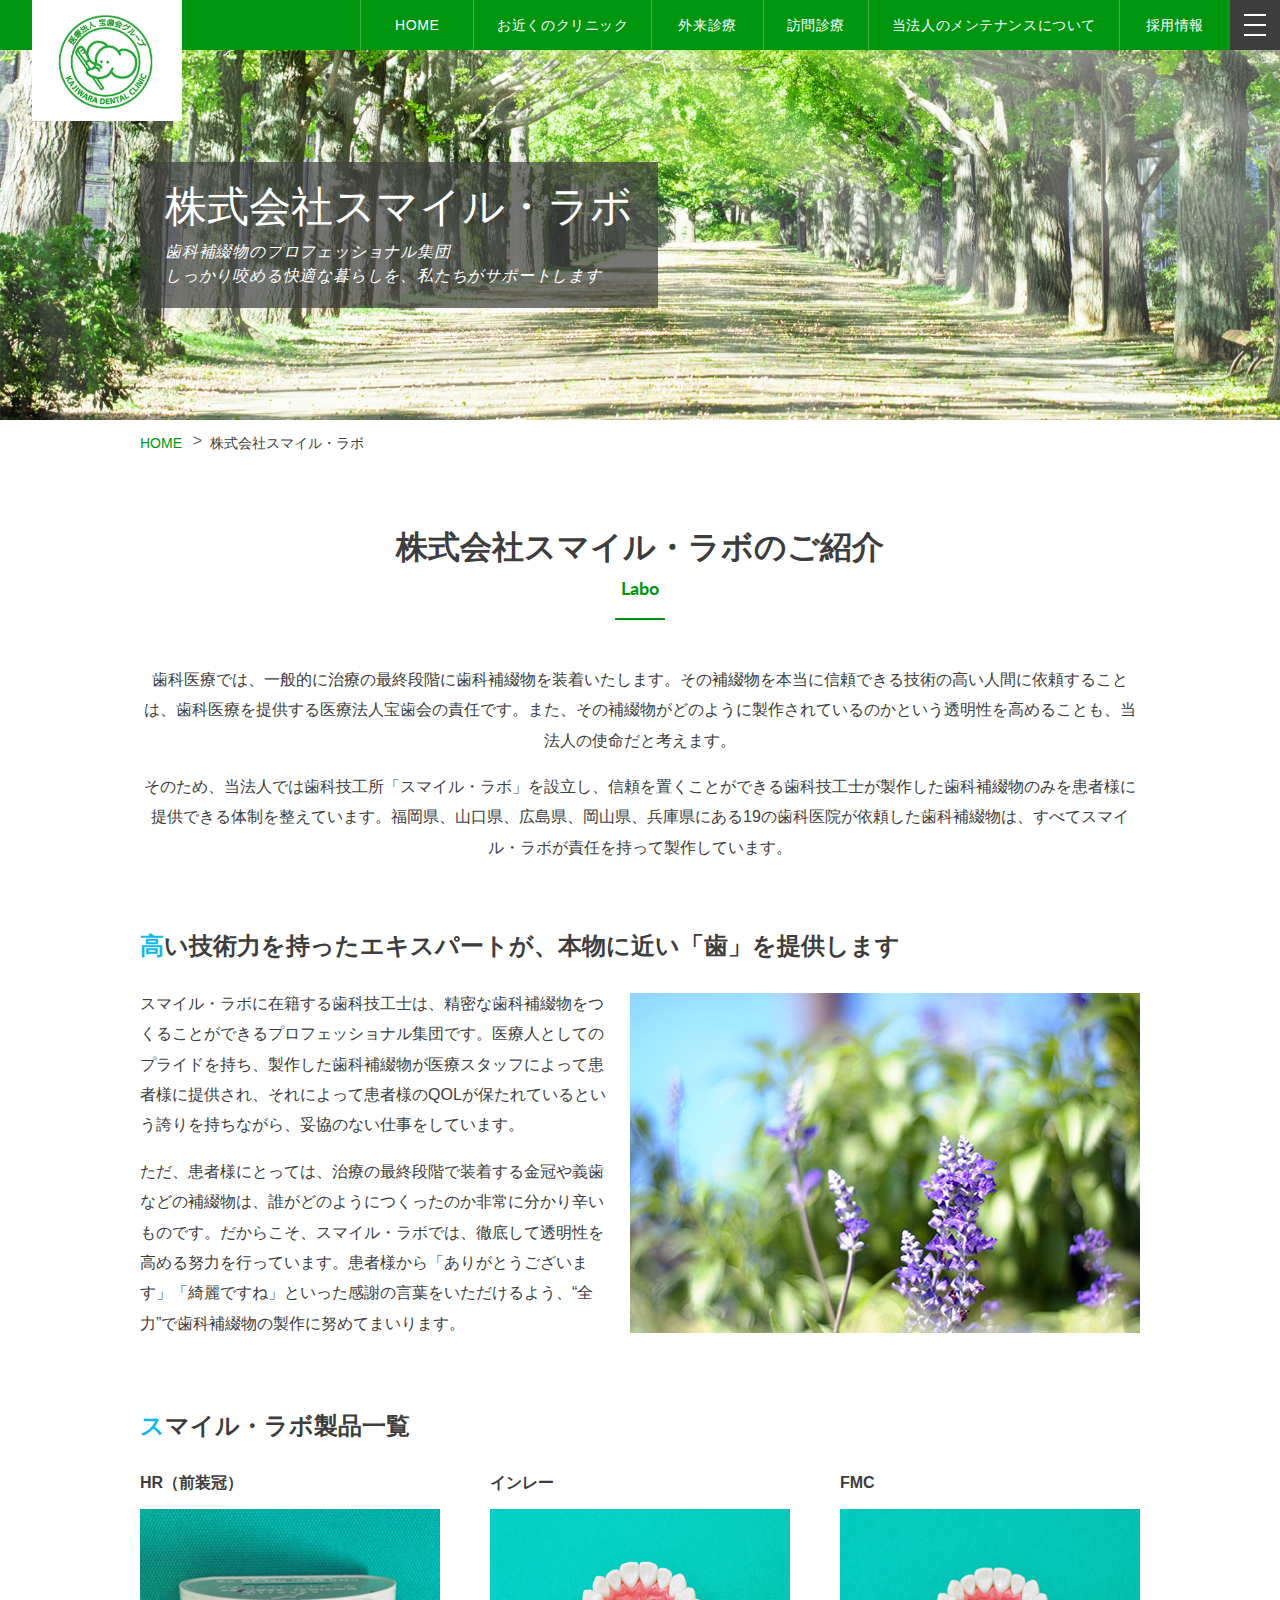
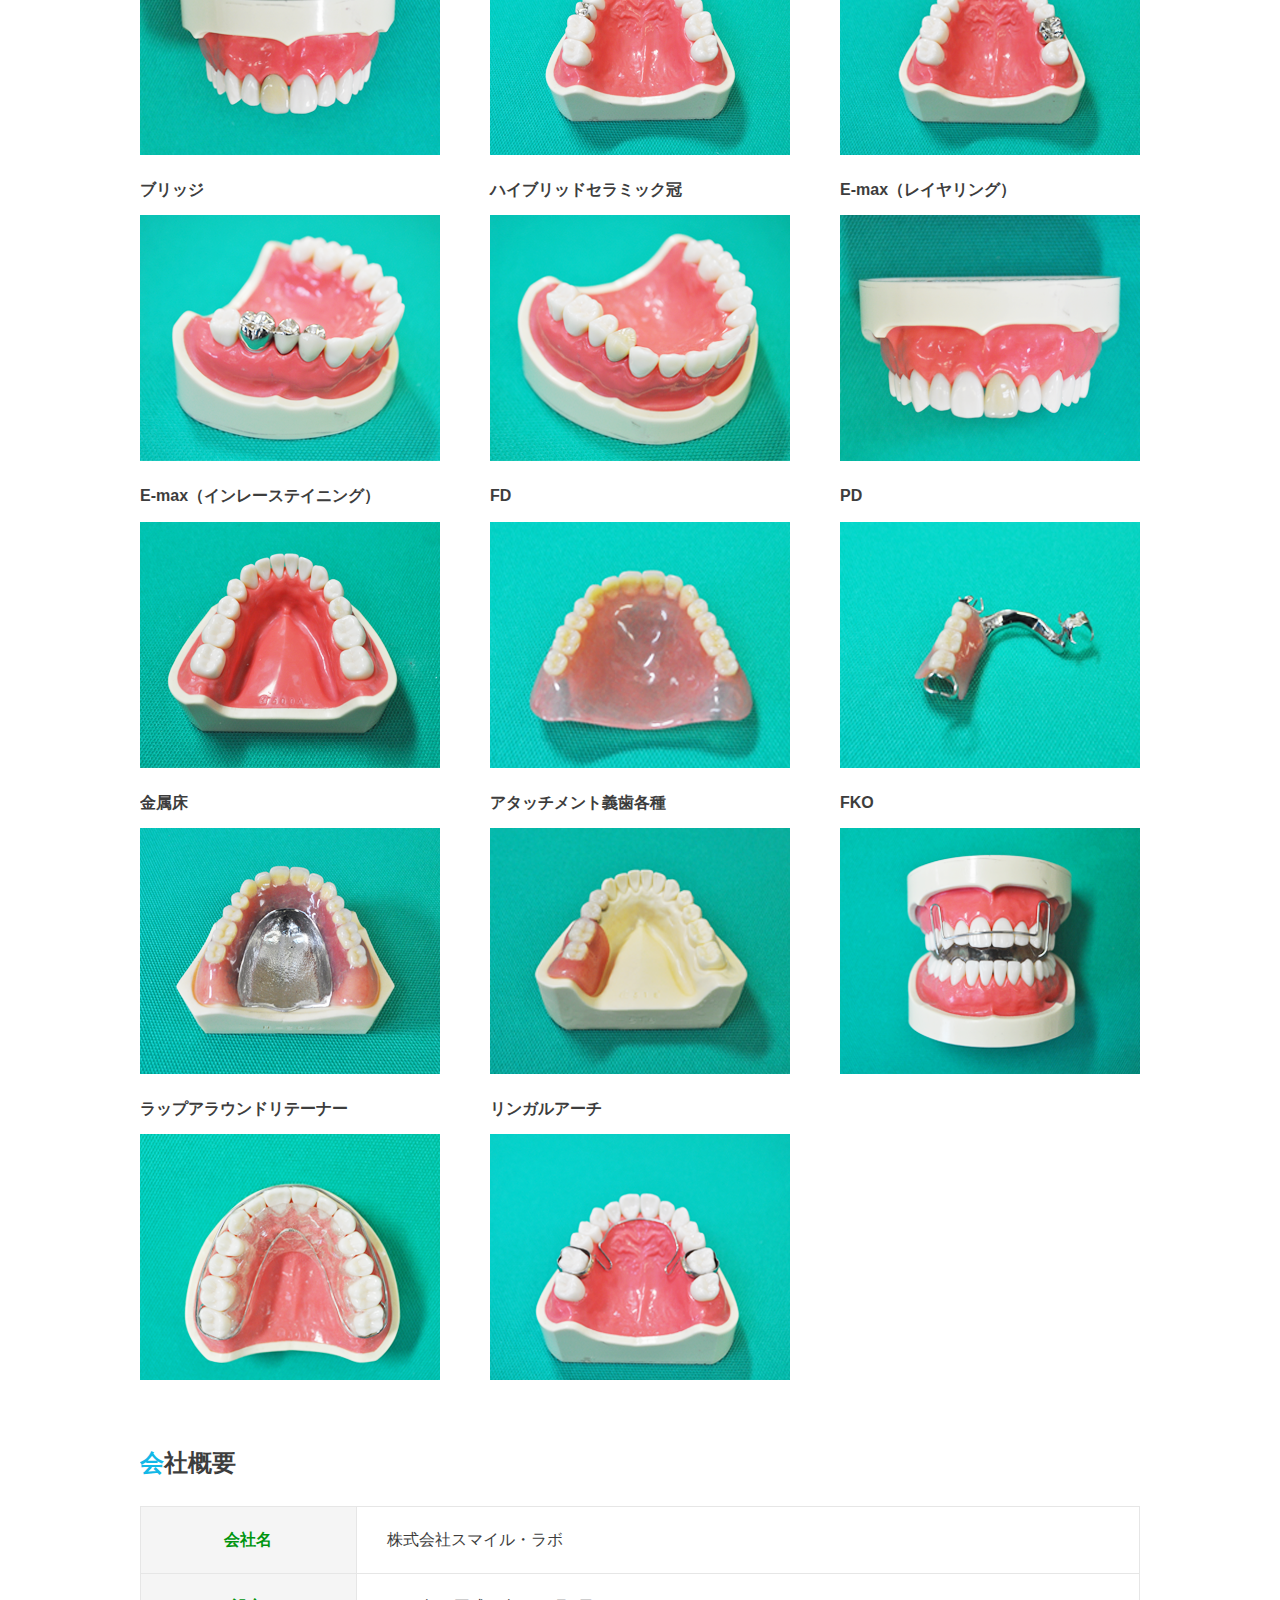
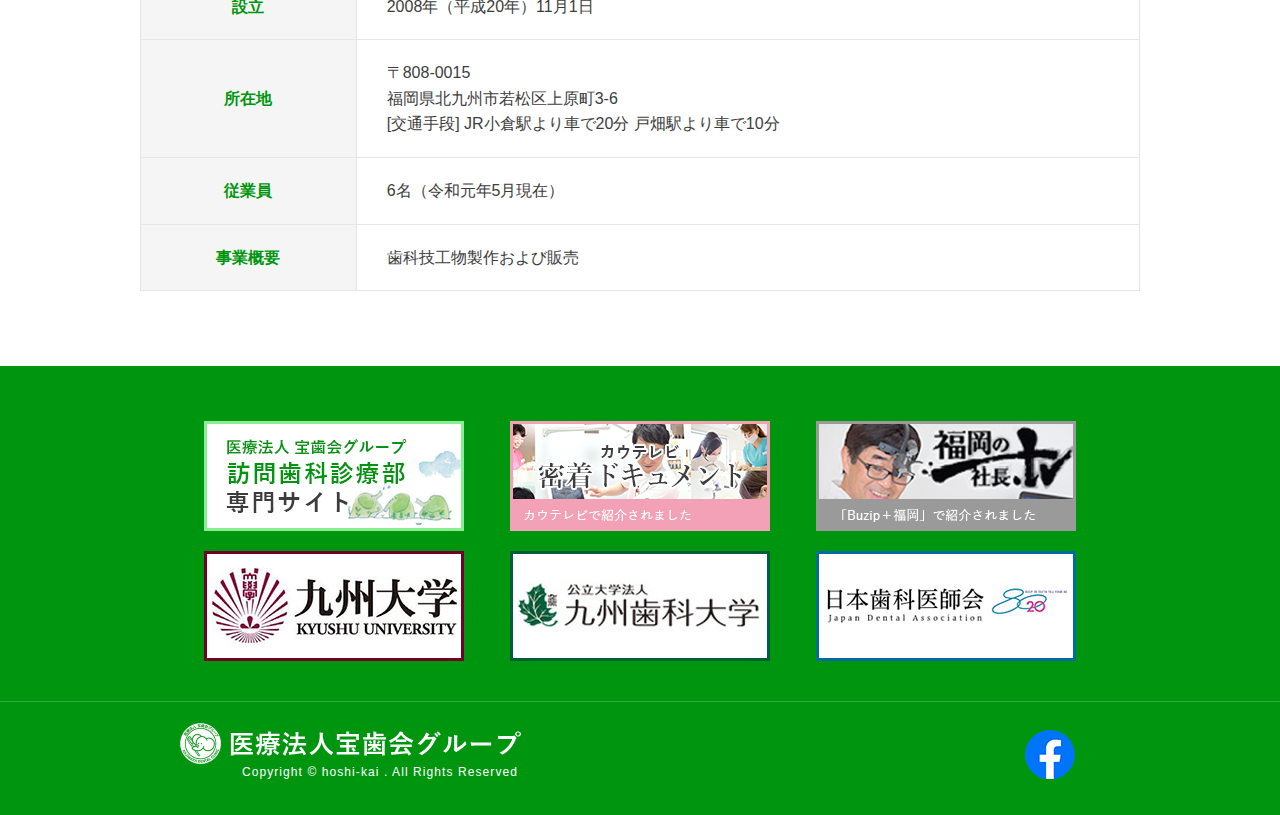
<file: about/group/labo.html>
<!doctype html>
<html lang="ja">
<head>
<meta charset="utf-8">
<meta name="viewport" content="width=device-width, initial-scale=-100%, user-scalable=yes" />
<meta name="format-detection" content="telephone=no">
<meta property="og:type" content="website">
<title>株式会社スマイル・ラボ｜【公式サイト】医療法人宝歯会グループ</title>
<meta name="keywords" content="歯科技工士,北九州,宝歯会,スマイル・ラボ">
<meta name="description" content="歯科技工のプロ集団、株式会社スマイル・ラボ。福岡・山口・広島・岡山・兵庫・北九州で19の歯科医院を運営する「医療法人宝歯会」の公式サイト。当法人が依頼した歯科補綴物は、すべてスマイル・ラボが責任を持って製作しています。">
<link rel="stylesheet" href="../../css/styles.css">
<link rel="stylesheet" href="../../css/responsive.css">
<link rel="shortcut icon" type="image/png" href="../../images/favicon.png"/>
<script src="../../js/jquery-2.0.0.min.js"></script> 
<!-- Google Analytics start --> 
<script>
  (function(i,s,o,g,r,a,m){i['GoogleAnalyticsObject']=r;i[r]=i[r]||function(){
  (i[r].q=i[r].q||[]).push(arguments)},i[r].l=1*new Date();a=s.createElement(o),
  m=s.getElementsByTagName(o)[0];a.async=1;a.src=g;m.parentNode.insertBefore(a,m)
  })(window,document,'script','//www.google-analytics.com/analytics.js','ga');

  ga('create', 'UA-36525204-1', 'kajiwara-shika.jp');
  ga('require', 'displayfeatures');
  ga('send', 'pageview');

</script>
<!-- Google Analytics end -->
</head>
<body class="under">
<div id="wrapper">
  <header id="header">
    <h1><a href="https://www.kajiwara-shika.jp/"><img src="../../images/logo.jpg" alt="株式会社スマイル・ラボ｜福岡・山口・広島・岡山・兵庫・北九州の歯科診療「医療法人宝歯会」"></a></h1>
    <div id="gnavi">
      <ul class="menu">
        <li><a href="../../about">宝歯会について</a></li>
        <li><a href="../../about/#ttl02">宝歯会の取り組み</a></li>
        <li><a href="../../about/message">理事長紹介</a></li>
        <li><a href="../../about/report/">活動報告</a></li>
        <li><a href="../../training/">研修プログラム</a></li>
        <li><a href="../../about/group/labo.html">株式会社スマイルラボ</a></li>
        <li><a href="../../about/group/">株式会社スマイルサポート</a></li>
        <li><a href="../../contact">お問い合わせ</a></li>
          <li class="sp"><a href="../../clinic">お近くのクリニック</a></li>
          <li class="sp"><a href="../../about/group/labo.html">株式会社スマイルラボ</a></li>
          <li class="sp"><a href="../../about/group">株式会社スマイルサポート</a></li>
          <li class="sp"><a href="http://www.kajiwara-houmon.jp/" target="_blank">訪問歯科診療部</a></li>
          <li class="sp"><a href="https://houshikaigroup-recruit.jp/" target="_blank">採用情報</a></li>
          <li class="sp"><a href="https://www.kajiwara-shika.jp/">HOME</a></li>
      </ul>
    </div>
    <div class="gnavi-pc">
      <ul>
        <li><a href="https://www.kajiwara-shika.jp/">HOME</a></li>
        <li><a href="../../clinic/">お近くのクリニック</a></li>
        <li><a href="../../about/index.html#ttl04">外来診療</a></li>
        <li><a href="http://www.kajiwara-houmon.jp/" target="_blank">訪問診療</a></li>
        <li><a href="../../about/index.html#ttl02">当法人のメンテナンスについて</a></li>
        <li><a href="https://houshikaigroup-recruit.jp/" target="_blank">採用情報</a></li>
      </ul>
    </div>
    <label class="menu-icon"><span></span></label>
  </header>
  <div id="mainvisual">
    <div class="container">
      <h2>株式会社<br class="sp320">スマイル・ラボ<span>歯科補綴物のプロフェッショナル集団<br>しっかり咬める快適な暮らしを、私たちがサポートします</span></h2>
    </div>
  </div>
  <main id="main">
    <div id="content"> 
      <!--topic-path-->
      <ul class="topic-path">
        <li><a href="https://www.kajiwara-shika.jp/">HOME</a></li>
        <li>株式会社スマイル・ラボ</li>
      </ul>
      <section>
        <h3>株式会社スマイル・ラボのご紹介<span>Labo</span></h3>
        <p class="center">歯科医療では、一般的に治療の最終段階に歯科補綴物を装着いたします。その補綴物を本当に信頼できる技術の高い人間に依頼することは、歯科医療を提供する医療法人宝歯会の責任です。また、その補綴物がどのように製作されているのかという透明性を高めることも、当法人の使命だと考えます。</p>
        <p class="center">そのため、当法人では歯科技工所「スマイル・ラボ」を設立し、信頼を置くことができる歯科技工士が製作した歯科補綴物のみを患者様に提供できる体制を整えています。福岡県、山口県、広島県、岡山県、兵庫県にある19の歯科医院が依頼した歯科補綴物は、すべてスマイル・ラボが責任を持って製作しています。</p>
      </section>
      <section>
        <h4>高い技術力を持ったエキスパートが、本物に近い「歯」を提供します</h4>
        <p class="image-r"><img src="../../images/labo_img15.jpg" alt="高い技術力を持ったエキスパートが、本物に近い「歯」を提供します"></p>
        <p>スマイル・ラボに在籍する歯科技工士は、精密な歯科補綴物をつくることができるプロフェッショナル集団です。医療人としてのプライドを持ち、製作した歯科補綴物が医療スタッフによって患者様に提供され、それによって患者様のQOLが保たれているという誇りを持ちながら、妥協のない仕事をしています。</p>
        <p>ただ、患者様にとっては、治療の最終段階で装着する金冠や義歯などの補綴物は、誰がどのようにつくったのか非常に分かり辛いものです。だからこそ、スマイル・ラボでは、徹底して透明性を高める努力を行っています。患者様から「ありがとうございます」「綺麗ですね」といった感謝の言葉をいただけるよう、“全力”で歯科補綴物の製作に努めてまいります。</p>
      </section>
      <section>
        <h4>スマイル・ラボ製品一覧</h4>
        <ul class="under-list-wrap box-labo">
          <li>
            <p class="box-ttl">HR（前装冠）</p>
            <p class="box-img"><img src="../../images/labo_img01.png" alt="HR（前装冠）"></p>
          </li>
          <li>
            <p class="box-ttl">インレー</p>
            <p class="box-img"><img src="../../images/labo_img02.png" alt="インレー"></p>
          </li>
          <li>
            <p class="box-ttl">FMC</p>
            <p class="box-img"><img src="../../images/labo_img03.png" alt="FMC"></p>
          </li>
          <li>
            <p class="box-ttl">ブリッジ</p>
            <p class="box-img"><img src="../../images/labo_img04.png" alt="ブリッジ"></p>
          </li>
          <li>
            <p class="box-ttl">ハイブリッドセラミック冠</p>
            <p class="box-img"><img src="../../images/labo_img05.png" alt="ハイブリッドセラミック冠"></p>
          </li>
          <li>
            <p class="box-ttl">E-max（レイヤリング）</p>
            <p class="box-img"><img src="../../images/labo_img06.png" alt="E-max（レイヤリング）"></p>
          </li>
          <li>
            <p class="box-ttl">E-max（インレーステイニング）</p>
            <p class="box-img"><img src="../../images/labo_img07.png" alt="E-max（インレーステイニング）"></p>
          </li>
          <li>
            <p class="box-ttl">FD</p>
            <p class="box-img"><img src="../../images/labo_img08.png" alt="FD"></p>
          </li>
          <li>
            <p class="box-ttl">PD</p>
            <p class="box-img"><img src="../../images/labo_img09.png" alt="PD"></p>
          </li>
          <li>
            <p class="box-ttl">金属床</p>
            <p class="box-img"><img src="../../images/labo_img10.png" alt="金属床"></p>
          </li>
          <li>
            <p class="box-ttl">アタッチメント義歯各種</p>
            <p class="box-img"><img src="../../images/labo_img11.png" alt="アタッチメント義歯各種"></p>
          </li>
          <li>
            <p class="box-ttl">FKO</p>
            <p class="box-img"><img src="../../images/labo_img12.png" alt="FKO"></p>
          </li>
          <li class="mb0">
            <p class="box-ttl">ラップアラウンドリテーナー</p>
            <p class="box-img"><img src="../../images/labo_img13.png" alt="ラップアラウンドリテーナー"></p>
          </li>
          <li class="mb0">
            <p class="box-ttl">リンガルアーチ</p>
            <p class="box-img"><img src="../../images/labo_img14.png" alt="リンガルアーチ"></p>
          </li>
          <li class="vi-hidden mb0"></li>
        </ul>
      </section>
      <section>
        <h4>会社概要</h4>
        <table class="under-tbl tbl-block">
          <tr>
            <th>会社名</th>
            <td>株式会社スマイル・ラボ</td>
          </tr>
          <tr>
            <th>設立</th>
            <td>2008年（平成20年）11月1日</td>
          </tr>
          <tr>
            <th>所在地</th>
            <td>〒808-0015<br>福岡県北九州市若松区上原町3-6<br>[交通手段] JR小倉駅より車で20分 戸畑駅より車で10分</td>
          </tr>
          <tr>
            <th>従業員</th>
            <td>6名（令和元年5月現在）</td>
          </tr>
          <tr>
            <th>事業概要</th>
            <td>歯科技工物製作および販売</td>
          </tr>
        </table>
      </section>
    </div>
  </main>
  <footer id="footer">
    <div class="f-banner">
      <ul class="item mb20">
        <li><a href="http://www.kajiwara-houmon.jp/" target="_bank"><img src="../../images/f_bnr01.jpg" alt="専門サイト"></a></li>
        <li><a href="http://cowtv2.jp/c3/houshikai-tv/" target="_bank"><img src="../../images/f_bnr02.jpg" alt="密着ドキュメント"></a></li>
        <li><a href="http://j-president.net/fukuoka/data/data512.html" target="_bank"><img src="../../images/f_bnr03.jpg" alt="「Buzip＋福岡」で紹介されました"></a></li>
      </ul>
      <ul class="item">
        <li><a href="https://www.kyushu-u.ac.jp/ja/" target="_bank"><img src="../../images/f_bnr04.jpg" alt="九州大学"></a></li>
        <li><a href="https://www.kyu-dent.ac.jp/" target="_bank"><img src="../../images/f_bnr05.jpg" alt="公立大学法人　九州歯科大学"></a></li>
        <li><a href="http://www.jda.or.jp/" target="_bank"><img src="../../images/f_bnr06.jpg" alt="日本歯科医師会"></a></li>
      </ul>
    </div>
    <div class="f-bot">
      <p class="f-logo"><a href="https://www.kajiwara-shika.jp/"><img src="../../images/f_logo.png" alt="医療法人宝歯会グループ"></a></p>
      <p class="f-fb"><a href="https://www.facebook.com/houshikaigroup/" target="_blank"><img src="../../images/f_fb.png" alt="Facebook"></a></p>
      <p class="copyright">Copyright &copy; hoshi-kai . All Rights Reserved</p>
    </div>
    <p id="totop"><a href="#"><img src="../../images/totop.png" alt="to top" /></a></p>
  </footer>
</div>
<script src="../../js/common.js"></script>
</body>
</html>
</file>
<file: css/styles.css>
@charset "UTF-8";
@import "base.css";
@import "fonts.css";
@import url('https://fonts.googleapis.com/css?family=Lato:400,700&display=swap');
* {
  padding: 0;
  margin: 0;
}
*, *:before, *:after {
  -moz-box-sizing: border-box;
  -ms-box-sizing: border-box;
  box-sizing: border-box;
}
a {
  color: #00950f
}
a:hover, a:active {
  color: #13b8e7;
  text-decoration: none
}
a:hover img {
  opacity: 0.7;
}
a[target="_blank"]:hover, a:hover img.no-hover {
  opacity: 1;
}
h1, h2, h3, h4, h5, h6, input, button, textarea, select, p, blockquote, th, td, pre, address, li, dt, dd {
  font-size: 160%;
  -webkit-text-size-adjust: none;
  line-height: 1.9em;
}
p {
  margin: 0 0 1em;
}
img {
  max-width: 100%;
  vertical-align: bottom;
}
table {
  width: 100%;
}
body {
  font-family: "游ゴシック体", "Yu Gothic", YuGothic, sans-serif;
}
/***************************************************************/
/* *                                                 Index                                                                    **/
/**************************************************************/
#wrapper {
  min-width: 1000px;
  overflow: hidden;
  margin: 0 auto;
}
.container {
  width: 1000px;
  margin: 0 auto;
}
.index .container {
  width: auto;
  max-width: 900px;
}
/***************************************************************/
/* *                                                 Header                                                                    **/
/**************************************************************/
.gnavi-pc ul {
  position: fixed;
  background: #00950f;
  width: 100%;
  top: 0;
  left: 0;
  z-index: 5;
  display: flex;
  justify-content: flex-end;
}
.under .gnavi-pc ul {
  left: -50px;
}
.gnavi-pc li a {
  display: block;
  padding: 10px 23px;
  color: #fff;
  font-size: 14px;
  text-align: center;
  text-decoration: none;
  letter-spacing: 0.04em;
  border-left: 1px solid #3fad4a;
  transition: all .4s ease;
}
.gnavi-pc li a:not([target="_blank"]):hover {
  background: #ff9400;
}
.gnavi-pc li:nth-child(1) a {
  padding: 10px 34px;
}
.gnavi-pc li:nth-child(3) a {
  padding: 10px 26px;
}
.gnavi-pc li:nth-child(6) a {
  padding: 10px 26px;
}
#gnavi {
  display: block;
  width: 270px;
  position: absolute;
  top: 249px;
  left: 32px;
}
.under #gnavi {
  position: fixed;
  top: 50px;
  left: auto;
  right: 0;
  opacity: 0;
  visibility: hidden;
  transition: opacity .4s;
  z-index: 9;
}
.under #gnavi.open {
  opacity: 1;
  visibility: visible;
}
#gnavi li a {
  display: block;
  color: #fff;
  text-decoration: none;
  padding: 13px 10px 13px 60px;
  background: rgba(0, 0, 0, 0.7);
  border-bottom: 1px solid #4e535b;
  transition: all .4s ease;
  letter-spacing: 0.02em;
}
#gnavi li a:hover {
  color: #ff9400;
}
#gnavi li:nth-child(1) a {
  background: url('../images/gnavi01.png') rgba(0, 0, 0, 0.7) no-repeat center left 15px;
  background-size: 29px auto;
}
#gnavi li:nth-child(2) a {
  background: url('../images/gnavi02.png') rgba(0, 0, 0, 0.7) no-repeat center left 15px;
  background-size: 28px auto;
}
#gnavi li:nth-child(3) a {
  background: url('../images/gnavi03.png') rgba(0, 0, 0, 0.7) no-repeat center left 20px;
  background-size: 22px auto;
}
#gnavi li:nth-child(4) a {
  background: url('../images/gnavi04.png') rgba(0, 0, 0, 0.7) no-repeat center left 15px;
  background-size: 30px auto;
}
#gnavi li:nth-child(5) a {
  background: url('../images/gnavi05.png') rgba(0, 0, 0, 0.7) no-repeat center left 18px;
  background-size: 29px auto;
}
#gnavi li:nth-child(6) a {
  background: url('../images/gnavi07.png') rgba(0, 0, 0, 0.7) no-repeat center left 20px;
  background-size: 25px auto;
}
#gnavi li:nth-child(7) a {
  background: url('../images/gnavi08.png') rgba(0, 0, 0, 0.7) no-repeat center left 20px;
  background-size: 25px auto;
}
#gnavi li:nth-child(8) a {
  background: url('../images/gnavi06.png') rgba(0, 0, 0, 0.7) no-repeat center left 20px;
  background-size: 25px auto;
}
#gnavi .sub {
  display: none;
}
.idx-main-left {
  position: fixed;
  left: 0;
  top: 50px;
  width: calc(50% - 50px);
  height: 100%;
  background: url('../images/idx_main_fix.jpg') no-repeat center;
  background-size: cover;
}
.main-ttl {
  font-family: "游明朝", YuMincho, "ヒラギノ明朝 ProN W3", "Hiragino Mincho ProN", "HG明朝B", serif;
  font-size: 2.05vw;
  color: #fff;
  font-weight: bold;
  position: absolute;
  top: 730px;
  left: 32px;
  line-height: 1.4em;
  text-shadow: 0px 0px 10px rgba(0, 0, 0, 0.9), 0px 0px 10px rgba(0, 0, 0, 0.9);
  margin-bottom: 0;
}
h1 {
  max-width: 270px;
  position: absolute;
  top: 30px;
  left: 32px;
}
h1 a:hover img {
  opacity: 1;
}
.under h1 {
  top: 0;
  z-index: 6;
  width: 150px;
}
.index #mainvisual {
  position: relative;
  width: calc(50% + 50px);
  margin: 50px 0 0 auto;
}
.idx-silder li {
  height: 550px;
  position: relative;
}
.idx-silder .main01 {
  background: url('../images/idx_main01.jpg') no-repeat center;
  background-size: cover;
}
.idx-silder .main02 {
  background: url('../images/idx_main02.jpg') no-repeat center;
  background-size: cover;
}
.idx-silder .main03 {
  background: url('../images/idx_main03.jpg') no-repeat center;
  background-size: cover;
}
/* Dots */
.idx-silder .slick-dotted.slick-slider {
  margin-bottom: 30px;
}
.idx-silder .slick-dots {
  position: absolute;
  bottom: 24px;
  display: block;
  width: 100%;
  padding: 0;
  margin: 0;
  list-style: none;
  text-align: center;
}
.idx-silder .slick-dots li {
  position: relative;
  display: inline-block;
  width: 20px;
  height: 20px;
  margin: 0 10px;
  padding: 0;
  cursor: pointer;
}
.idx-silder .slick-dots li button {
  font-size: 0;
  line-height: 0;
  display: block;
  width: 15px;
  height: 15px;
  cursor: pointer;
  color: transparent;
  border: 0;
  outline: none;
  background: #fff;
  border-radius: 50%;
  transition: all .4s ease;
}
.idx-silder .slick-dots .slick-active button {
  background: #00950f;
}
.idx-silder .slick-dots li button:hover, .idx-silder .slick-dots li button:focus {
  background: #00950f;
  outline: none;
}
.idx-silder .slick-dots li button:hover:before, .idx-silder .slick-dots li button:focus:before {
  opacity: 1;
}
.index h2 {
  color: #3d3d3d;
  font-size: 42px;
  line-height: 1.2em;
  font-weight: 500;
  letter-spacing: 0.1em;
}
[class*="main"] .catch-copy {
  display: inline-block;
  padding: 20px 22px 20px 28px;
  background: #fff;
  position: absolute;
  top: calc(50% - 8px);
  left: 50px;
  transform: translateY(-50%);
}
.catch-copy .eng {
  font-family: 'Lato', sans-serif;
  font-size: 18px;
  color: #00950f;
  font-style: italic;
  letter-spacing: 0.06em;
  line-height: 1;
}
.main02 .catch-copy {
  top: calc(50% + 93px);
  padding: 20px 0px 20px 24px;
}
.index .main02 .catch-copy h2 {
  font-size: 40px;
  letter-spacing: 0.01em;
}
.main02 .catch-copy .eng {
  color: #ff9400;
  letter-spacing: 0.04em;
}
.main03 .catch-copy {
  top: calc(50% + 3px);
  padding: 20px 30px;
}
.main03 .catch-copy .eng {
  font-size: 16px;
  color: #13b8e7;
  letter-spacing: 0.08em;
}
.index #main, .index #footer {
  display: block;
  width: calc(50% + 50px);
  margin: 0 0 0 auto;
}
.box01 {
  padding: 55px 5% 47px;
  background: url('../images/b01_bg.jpg');
}
.box01 .container {
  position: relative;
}
.index h3 {
  text-align: center;
  color: #ff9400;
  font-size: 26px;
  font-weight: bold;
  letter-spacing: 0.05em;
  line-height: 1.5em;
  margin-bottom: 38px;
}
.index h3 .eng {
  font-family: 'Lato', sans-serif;
  font-size: 40px;
  font-weight: 700;
  display: block;
  color: #3d3d3d;
  letter-spacing: 0.08em;
}
.b01-list-cate {
  display: flex;
  justify-content: center;
  margin-bottom: 40px;
}
.b01-list-cate li {
  color: #3d3d3d;
  margin: 0 22px;
  letter-spacing: 0.05em;
  position: relative;
  line-height: 1;
  cursor: pointer;
  font-weight: 500;
}
.b01-list-cate li a {
  color: #3d3d3d;
  text-decoration: none;
}
.b01-list-cate li a:hover {
  color: #00950f;
}
.b01-list-cate li:after {
  position: absolute;
  content: '';
  width: 1px;
  height: 100%;
  background: #9a9a8f;
  top: 0;
  right: -23px;
}
.b01-list-cate li:last-child:after {
  display: none;
}
.b01-list-cate li:hover, .b01-list-cate li.current {
  color: #00950f;
} /* 
.tab-content{
	display: none;
}
.tab-content.current{
	display: inherit;
} */
.tab-content .item {
  display: flex;
  flex-wrap: wrap;
}
.tab-content .item li {
  width: 31%;
  margin-right: 3.5%;
  position: relative;
  margin-bottom: 30px;
}
.tab-content .item li a {
  display: block;
  padding: 58px 30px 32px;
  text-decoration: none;
  background: #fff;
  color: #3d3d3d;
  transition: all .4s ease-in-out;
}
.tab-content .item li a:hover {
  background: rgb(255, 255, 255, 0.4)
}
.tab-content .item li:nth-child(3n) {
  margin-right: 0;
}
.tab-content .cate-name {
  background: #00950f;
  color: #fff;
  font-family: 'Lato', sans-serif;
  line-height: 1;
  padding: 7px 16px 7px 10px;
  letter-spacing: 0.06em;
  position: absolute;
  top: 20px;
  left: 0;
  width: 100px;
  white-space: nowrap;
  text-overflow: ellipsis;
  overflow: hidden;
  text-align: center;
}
.tab-content .cate-name.field2 {
  background: #ff9400;
}
.tab-content .cate-name:after {
  content: "";
  position: absolute;
  right: 0;
  bottom: 0;
  width: 0;
  height: 0;
  border-right: 8px solid white;
  border-top: 15px solid transparent;
  border-bottom: 15px solid transparent;
}
.tab-content .txt {
  letter-spacing: 0.05em;
  height: 90px;
  overflow: hidden;
}
.tab-content .date {
  display: block;
  text-align: right;
  font-weight: bold;
  color: #999;
  letter-spacing: 0.05em;
  line-height: 1;
  margin-top: 4px;
  margin-right: -6px;
}
.idx-btn {
  margin-bottom: 0;
}
.idx-btn a {
  display: block;
  margin: 0 auto;
  width: 240px;
  font-size: 14px;
  color: #3d3d3d;
  font-weight: bold;
  text-decoration: none;
  background: #fff;
  padding: 10px 10px 10px 36px;
  border: 2px solid #ff9400;
  border-radius: 30px;
  line-height: 1.4em;
  position: relative;
  transition: all .4s ease-in-out;
}
.idx-btn a:hover {
  background: #ffefd9;
}
.idx-btn a:before {
  position: absolute;
  content: '';
  width: 18px;
  height: 18px;
  background: url('../images/arr_btn.png') #ff9400 no-repeat center;
  background-size: 5px auto;
  border-radius: 50%;
  right: 20px;
  top: 50%;
  transform: translateY(-50%);
}
.box01 .idx-btn {
  position: absolute;
  top: 5px;
  right: 0px;
}
.box01 .idx-btn a {
  width: 130px;
  padding: 10px 5px 10px 22px;
}
.box02 {
  padding: 60px 5% 110px;
}
.index .box02 h3 {
  color: #13b8e7;
  margin-bottom: 46px;
}
.box02 .wrap {
  display: flex;
  justify-content: space-between;
  align-items: center;
}
.box02 .cont-right {
  max-width: 388px;
  margin-left: 30px;
}
.b02-img {
  margin-bottom: 0;
}
.box02 .wrap .txt {
  margin-bottom: 26px;
}
.box02 .idx-btn a {
  border: 2px solid #13b8e7;
}
.box02 .idx-btn a:hover {
  background: #d8f6ff;
}
.box02 .idx-btn a:before {
  background: url('../images/arr_btn.png') #13b8e7 no-repeat center;
  background-size: 5px auto;
}
.box03 {
  padding: 102px 5%;
  background: url('../images/b03_bg.png') no-repeat center;
  background-size: cover;
}
.box03 .item {
  display: flex;
  flex-wrap: wrap;
}
.box03 .item li {
  width: 50%;
  border: 1px solid #b9b9b9;
}
.box03 .item li a {
  display: block;
  text-decoration: none;
  color: #3d3d3d;
  text-align: center;
  padding: 65px 5px 77px;
  min-height: 368px;
  transition: all .4s ease-in-out;
}
.box03 .item li a:hover {
  background: rgba(255, 255, 255, 0.5);
}
.box03 .item li:nth-child(1), .box03 .item li:nth-child(3) {
  border-right: none;
}
.box03 .item li:nth-child(3), .box03 .item li:nth-child(4) {
  border-top: none;
}
.index h4 {
  font-family: 'Lato', sans-serif;
  font-size: 25px;
  font-weight: bold;
  line-height: 1.3em;
  letter-spacing: 0.08em;
}
.index .box03 li h4 {
  padding-top: 30px;
}
.index .box03 li:nth-child(1) h4 {
  background: url('../images/b03_ic01.png') no-repeat top center;
  background-size: 25px auto;
}
.index .box03 li:nth-child(2) h4 {
  background: url('../images/b03_ic02.png') no-repeat top center;
  background-size: 28px auto;
}
.index .box03 li:nth-child(3) h4 {
  background: url('../images/b03_ic03.png') no-repeat top center;
  background-size: 27px auto;
}
.index .box03 li:nth-child(4) h4 {
  background: url('../images/b03_ic04.png') no-repeat top center;
  background-size: 27px auto;
}
.box03 .ttl {
  margin-bottom: 7px;
}
.box03 .ttl span {
  font-size: 18px;
  font-weight: bold;
  color: #00950f;
  letter-spacing: 0.05em;
  padding: 0 25px;
  position: relative;
}
.box03 li:nth-child(2) .ttl span {
  color: #ff9400;
}
.box03 li:nth-child(3) .ttl span {
  color: #13b8e7;
}
.box03 li:nth-child(4) .ttl span {
  color: #ff7caf;
}
.box03 .ttl span:before, .box03 .ttl span:after {
  position: absolute;
  content: '';
  width: 15px;
  height: 1px;
  background: #c9c9c9;
  top: 50%;
  transform: translateY(-50%);
}
.box03 .ttl span:before {
  left: 0;
}
.box03 .ttl span:after {
  right: 0;
}
.box03 .txt {
  font-size: 15px;
  font-weight: bold;
  line-height: 1.4em;
  letter-spacing: 0.05em;
  margin-bottom: 0;
}
.box04 {
  padding: 73px 5% 45px;
  background: url('../images/b04_bg.jpg') no-repeat center;
  background-size: cover;
}
.box04 .wrap {
  max-width: 505px;
}
.index .box04 h3 {
  color: #ff7caf;
  margin-bottom: 19px;
}
.box04 .ttl {
  font-size: 20px;
  font-weight: bold;
  color: #000;
  letter-spacing: 0.07em;
  margin-bottom: 5px;
}
.box04 .txt {
  margin-bottom: 15px;
}
.b03-list-btn {
  display: flex;
  justify-content: space-between;
}
.b03-list-btn li:nth-child(1) a {
  border: 2px solid #ff7caf;
}
.b03-list-btn li:nth-child(1) a:hover {
  background: #ffeef4;
}
.b03-list-btn li:nth-child(1) a:before {
  background: url('../images/arr_btn.png') #ff7caf no-repeat center;
  background-size: 5px auto;
}
.b04-name {
  font-family: "游明朝", YuMincho, "ヒラギノ明朝 ProN W3", "Hiragino Mincho ProN", "HG明朝B", serif;
  font-size: 24px;
  color: #000;
  font-weight: 600;
  text-align: right;
  letter-spacing: 0.06em;
  line-height: 1;
  margin: 20px 0 20px 0;
}
.box05 {
  padding: 68px 5% 100px;
}
.index .box05 h3 {
  color: #00950f;
  margin-bottom: 44px;
}
.box05 .item {
  display: flex;
  justify-content: space-between;
}
.box05 .item li {
  width: 31%;
  margin-right: 3.5%;
  text-align: center;
  display: flex;
  flex-direction: column;
}
.box05 .item li:last-child {
  margin-right: 0;
}
.b05-img {
  position: relative;
  margin-bottom: 42px;
}
.b05-img span {
  position: absolute;
  width: 70px;
  left: 50%;
  bottom: 4px;
  transform: translate(-50%, 50%);
}
.b05-maps {
  margin-top: 60px;
}
.box05 .ttl {
  display: inline-block;
  font-size: 1.1vw;
  font-weight: bold;
  text-align: center;
  line-height: 1.1em;
  letter-spacing: 0.03em;
  border-bottom: 2px solid #00950f;
  padding-bottom: 2px;
  margin-bottom: 18px;
}
.box05 .ttl span {
  display: block;
  font-family: 'Lato', sans-serif;
  font-size: 12px;
  color: #00950f;
  font-weight: normal;
  letter-spacing: 0.03em;
}
.box05 .txt {
  text-align: left;
  margin-bottom: 14px;
}
.box05 .btn {
  margin-bottom: 0;
  margin-top: auto;
}
.box05 .btn a {
  display: block;
  margin: 0 auto;
  max-width: 240px;
  font-size: 16px;
  color: #00950f;
  text-decoration: none;
  background: #fff;
  padding: 10px;
  border: 1px solid #00950f;
  border-radius: 30px;
  line-height: 1.4em;
  position: relative;
  transition: all .4s ease-in-out;
}
.box05 .btn a:hover {
  background: #dfffe2;
}
#footer {
  background: #00950f;
  padding: 55px 0 28px;
}
.under #footer {
  margin-top: 75px;
}
.f-banner {
  padding: 0 5% 40px;
  border-bottom: 1px solid #33aa3f;
}
.under .f-banner .item {
  max-width: 1050px;
  margin: 0 auto;
}
.f-banner .item {
  display: flex;
  justify-content: center;
}
.f-banner .item li {
  text-align: center;
  margin: 0 2.2%;
}
.f-banner .item a:hover img {
  opacity: 1;
}
.f-bot {
  padding: 20px 5% 0;
  position: relative;
}
.under .f-bot {
  max-width: 1050px;
  margin: 0 auto;
}
.f-logo {
  max-width: 342px;
  margin-bottom: 0;
}
.f-logo a:hover img {
  opacity: 1;
}
.f-fb {
  position: absolute;
  right: 7.55%;
  bottom: 8px;
  margin-bottom: 0;
}
.under .f-fb {
  right: 8.55%;
}
.f-fb a:hover img {
  opacity: 1;
}
#totop {
  border-radius: 50%;
  position: fixed;
  bottom: 115px;
  right: 20px;
  z-index: 2;
  line-height: 0;
  margin-bottom: 0;
  transition: all .4s ease;
}
#totop:hover img {
  opacity: .8;
}
.copyright {
  margin-bottom: 0;
  color: #fff;
  font-size: 12px;
  max-width: 342px;
  text-align: right;
  letter-spacing: 0.09em;
  position: relative;
  top: -3px;
  padding-right: 3px;
}
#idx-opening {
  position: fixed;
  width: 100%;
  height: 100%;
  background: rgba(61, 61, 61, 0.35);
  top: 0;
  left: 0;
  -webkit-animation: mymove 5.5s;
  animation: mymove 5.5s;
  display: none;
}
#idx-opening.show {
  display: block;
}
@-webkit-keyframes mymove {
  from {
    opacity: 0;
  }
  to {
    opacity: 1;
  }
}
@keyframes mymove {
  from {
    opacity: 0;
  }
  to {
    opacity: 1;
  }
}
#idx-opening .item {
  position: absolute;
  left: 50%;
  top: 50%;
  transform: translate(-50%, -50%);
  display: flex;
  justify-content: center;
}
#idx-opening .item li {
  border: 2px solid #fff;
  text-align: center;
  color: #fff;
  margin: 0 10px;
  background: rgba(0, 0, 0, 0.4);
}
#idx-opening a {
  width: 490px;
  height: 320px;
  display: flex;
  justify-content: center;
  align-items: center;
  flex-direction: column;
  color: #fff;
  text-decoration: none;
  transition: all .3s;
}
#idx-opening a:hover {
  opacity: .8;
}
#idx-opening li:last-child a:hover, #idx-opening li:last-child a:hover img {
  opacity: 1;
}
#idx-opening .img {
  margin-bottom: 20px;
}
#idx-opening .ttl {
  font-size: 32px;
  margin-bottom: 3px;
  line-height: 1.2em;
  letter-spacing: 0.05em;
}
#idx-opening .eng {
  font-family: 'Lato', sans-serif;
  font-size: 14px;
  font-weight: bold;
  line-height: 1;
  margin-bottom: 27px;
  letter-spacing: 0.06em;
}
#idx-opening .btn {
  margin-bottom: 0;
}
#idx-opening .btn span {
  font-size: 18px;
  padding-right: 35px;
  position: relative;
  letter-spacing: 0.03em;
}
#idx-opening .btn span:before {
  position: absolute;
  content: '';
  width: 18px;
  height: 18px;
  background: url('../images/arr_btn.png') no-repeat center;
  background-size: 5px auto;
  border-radius: 50%;
  border: 1px solid #fff;
  right: 0;
  top: 50%;
  transform: translateY(-50%);
}
/***********topic-path*************/
.topic-path {
  display: block;
  overflow: hidden;
  width: 100%;
  margin: 10px 0 70px;
}
.topic-path li {
  display: inline-block;
  font-size: 14px;
  position: relative;
  padding: 0 25px 0 0;
}
.topic-path li a {
  color: #00950f;
  text-decoration: none;
}
.topic-path li:after {
  position: absolute;
  content: '>';
  color: #666;
  top: -2px;
  right: 5px;
  font-size: 16px;
}
.topic-path li a:hover {
  text-decoration: underline;
}
.topic-path li:last-child:after {
  display: none;
}
/***************************************************************/
/* *                                                 Under                                                                      **/
/**************************************************************/
.under #content {
  margin: 0 auto;
  width: 1000px;
}
.under #mainvisual {
  background: url('../images/mainvisual_bg.jpg') center 0 no-repeat;
  background-size: cover;
  height: 420px;
}
.under #mainvisual .container {
  width: 1000px;
  height: 420px;
  display: flex;
  align-items: center;
  padding-top: 50px;
}
.under #mainvisual h2 {
  display: inline-block;
  color: #ffffff;
  background: rgba(61, 61, 61, 0.7);
  font-size: 42px;
  font-weight: 500;
  line-height: 1.2em;
  padding: 20px 25px;
}
.under #mainvisual h2 span {
  display: block;
  font-size: 16px;
  font-style: italic;
  line-height: 1.5em;
  margin-top: 7px;
  letter-spacing: 0.05em;
}
.inner {
  width: 1000px;
  margin: 0 auto;
}
.image-r {
  float: right;
  margin: 4px 0 10px 21px;
}
.image-l {
  float: left;
  margin: 4px 21px 10px 0;
}
.ab-image-l {
  float: left;
  margin: 4px 10px 10px 0;
}
.section, section {
  margin-bottom: 60px;
  overflow: hidden;
}
.section p:last-child, section p:last-child {
  margin-bottom: 0;
}
.under h3 {
  position: relative;
  font-size: 32px;
  font-weight: 700;
  text-align: center;
  line-height: 1.3em;
  margin-bottom: 45px;
  padding: 0 0 10px;
}
.under h3 span {
  display: block;
  font-family: 'Lato', sans-serif;
  color: #00950f;
  font-weight: 700;
  font-size: 18px;
}
.under h3::after {
  content: '';
  position: absolute;
  width: 50px;
  height: 2px;
  bottom: 0;
  left: calc(50% - 25px);
  background: #00950f;
}
.under h4 {
  font-size: 24px;
  font-weight: 700;
  margin-bottom: 20px;
}
.under h4:first-letter {
  color: #13b8e7;
}
.under h5 {
  font-size: 20px;
  font-weight: 700;
  margin-bottom: 10px;
  color: #ff9400;
}
.under h6 {
  font-size: 18px;
  font-weight: 700;
  margin-bottom: 10px;
  color: #ff7caf;
}
.blod {
  font-weight: bold;
}
.under-tbl th, .under-tbl td {
  padding: 20px 30px;
  border: 1px solid #e6e6e6;
  line-height: 1.6em;
}
.under-tbl th {
  font-weight: 700;
  color: #00950f;
  background: #f5f5f5;
}
.under-tbl.no-border th, .under-tbl.no-border td {
  border-top: 0;
  border-left: 0;
  border-right: 0;
}
.under-tbl.no-border th {
  color: #3d3d3d;
  background: transparent;
  border-bottom: 1px solid #00950f;
}
.under-pickup {
  border: 8px solid #00950f;
  background: url('../images/pickup_bg.jpg') center 0 repeat;
  background-size: 100px auto;
  padding: 35px 30px;
}
.pk-ttl {
  font-family: 'Lato', sans-serif;
  color: #00950f;
  font-size: 30px;
  font-weight: 700;
  margin-bottom: 0;
  line-height: 1.3em;
}
.pk-sub-ttl {
  font-weight: 700;
  font-size: 26px;
  line-height: 1.5em;
}
.under-step {
  position: relative;
  background: #f9f9e5;
  padding: 35px 50px;
  margin-bottom: 100px;
}
.under-step::after {
  content: '';
  position: absolute;
  background: url('../images/step_arr.png') center 0 no-repeat;
  background-size: cover;
  width: 155px;
  height: 40px;
  bottom: -70px;
  left: calc(50% - 77.5px);
}
.under-step:last-child {
  margin-bottom: 0;
}
.under-step:last-child::after {
  content: none;
}
.under-step dt {
  font-size: 24px;
  font-weight: 700;
}
.under-step dt span {
  display: inline-flex;
  justify-content: center;
  align-items: center;
  width: 40px;
  height: 40px;
  color: #ffffff;
  background: #ff9400;
  border-radius: 3px;
  margin: 0 20px 15px 0;
}
.under-list li {
  position: relative;
  overflow: hidden;
  padding: 0 0 0 16px;
  margin-bottom: 10px;
  text-align: left;
}
.under-list li:before {
  content: "";
  position: absolute;
  left: 0;
  top: 10px;
  height: 8px;
  width: 8px;
  border-radius: 8px;
  background: #ff9400;
}
.under-list li:last-child {
  margin-bottom: 0
}
.under-list-wrap {
  display: flex;
  flex-wrap: wrap;
  justify-content: space-between;
}
.under-list-wrap li {
  margin-bottom: 20px;
}
.under-list-wrap.box-labo li {
  width: 300px;
}
.under-list-wrap.box-labo li .box-ttl {
  font-weight: bold;
  margin-bottom: 10px;
}
.under-list-wrap.box-clinic li {
  position: relative;
  display: flex;
  flex-direction: column;
  justify-content: center;
  padding: 15px;
  width: 235px;
  height: 340px;
  z-index: 1;
}
.under-list-wrap.box-clinic li:after {
  content: '';
  position: absolute;
  width: 235px;
  height: 340px;
  top: 0;
  left: 0;
  z-index: -1;
  opacity: 0;
  background: rgba(253, 209, 0, 0.9);
  transition: all .5s;
}
.under-list-wrap.box-clinic li.blue:after {
  background: rgba(86, 195, 231, 0.9);
}
.under-list-wrap.box-clinic li.pink:after {
  background: rgba(255, 133, 148, 0.9);
}
.under-list-wrap.box-clinic li.orange:after {
  background: rgba(255, 130, 40, 0.9);
}
.under-list-wrap.box-clinic li:nth-child(1) {
  background: url('../images/clinic_img01.jpg') center 0 no-repeat;
  background-size: cover;
}
.under-list-wrap.box-clinic li:nth-child(2) {
  background: url('../images/clinic_img02.jpg') center 0 no-repeat;
  background-size: cover;
}
.under-list-wrap.box-clinic li:nth-child(3) {
  background: url('../images/clinic_img03.jpg') center 0 no-repeat;
  background-size: cover;
}
.under-list-wrap.box-clinic li:nth-child(4) {
  background: url('../images/clinic_img04.jpg') center 0 no-repeat;
  background-size: cover;
}
.under-list-wrap.box-clinic li:nth-child(5) {
  background: url('../images/clinic_img05.jpg') center 0 no-repeat;
  background-size: cover;
}
.under-list-wrap.box-clinic li:nth-child(6) {
  background: url('../images/clinic_img06.jpg') center 0 no-repeat;
  background-size: cover;
}
.under-list-wrap.box-clinic li:nth-child(7) {
  background: url('../images/clinic_img07.jpg') center 0 no-repeat;
  background-size: cover;
}
.under-list-wrap.box-clinic li:nth-child(8) {
  background: url('../images/clinic_img08.jpg') center 0 no-repeat;
  background-size: cover;
}
.under-list-wrap.box-clinic li:nth-child(9) {
  background: url('../images/clinic_img09.jpg') center 0 no-repeat;
  background-size: cover;
}
.under-list-wrap.box-clinic li:nth-child(10) {
  background: url('../images/clinic_img10.jpg') center 0 no-repeat;
  background-size: cover;
}
.under-list-wrap.box-clinic li:nth-child(11) {
  background: url('../images/clinic_img11.jpg') center 0 no-repeat;
  background-size: cover;
}
.under-list-wrap.box-clinic li:nth-child(12) {
  background: url('../images/clinic_img12.jpg') center 0 no-repeat;
  background-size: cover;
}
.under-list-wrap.box-clinic li:nth-child(13) {
  background: url('../images/clinic_img13.jpg') center 0 no-repeat;
  background-size: cover;
}
.under-list-wrap.box-clinic li:nth-child(14) {
  background: url('../images/clinic_img14.jpg') center 0 no-repeat;
  background-size: cover;
}
.under-list-wrap.box-clinic li:nth-child(15) {
  background: url('../images/clinic_img15.jpg') center 0 no-repeat;
  background-size: cover;
}
.under-list-wrap.box-clinic li:nth-child(16) {
  background: url('../images/clinic_img16.jpg') center 0 no-repeat;
  background-size: cover;
}
.under-list-wrap.box-clinic li:nth-child(17) {
  background: url('../images/clinic_img17.jpg') center 0 no-repeat;
  background-size: cover;
}
.under-list-wrap.box-clinic li:nth-child(18) {
  background: url('../images/clinic_img18.jpg') center 0 no-repeat;
  background-size: cover;
}
.under-list-wrap.box-clinic li:nth-child(19) {
  background: url('../images/clinic_img19.jpg') center 0 no-repeat;
  background-size: cover;
}
.under-list-wrap.box-clinic li .box-ctn {
  min-height: 186px;
}
.under-list-wrap.box-clinic li .box-ttl {
  color: #fff;
  font-weight: 700;
  text-align: center;
  background: rgba(253, 209, 0, 0.9);
  padding: 10px;
  border: 1px solid transparent;
}
.under-list-wrap.box-clinic li.blue .box-ttl {
  background: rgba(86, 195, 231, 0.9);
}
.under-list-wrap.box-clinic li.pink .box-ttl {
  background: rgba(255, 133, 148, 0.9);
}
.under-list-wrap.box-clinic li.orange .box-ttl {
  background: rgba(255, 130, 40, 0.9);
}
.under-list-wrap.box-clinic li .box-tel {
  font-weight: 700;
  color: #fff;
  font-size: 12px;
  text-shadow: 0px 0px 0px #000, 0px 0px 0px #000, 0px 0px 0px #000, 0px 0px 0px #000, 0px 0px 3px #000;
}
.under-list-wrap.box-clinic li:hover::after {
  opacity: 1;
}
.under-list-wrap.box-clinic li:hover .box-ttl {
  border: 1px solid #fff;
  background: rgba(255, 148, 0, 0);
}
li.vi-hidden {
  visibility: hidden;
}
.note {
  font-size: 14px;
  color: #ff9400;
}
.sp-show {
  color: #ff9400;
  display: none;
  font-size: 12px;
}
.sp320 {
  display: none;
}
/* MENU-ICON */
.index .menu-icon {
  display: none;
}
.menu-icon {
  width: 50px;
  height: 50px;
  position: fixed;
  right: 0;
  top: 0;
  cursor: pointer;
  padding: 0;
  z-index: 9;
  background: #3d3d3d;
  display: flex;
  align-items: center;
  justify-content: center;
  transition: all .5s;
}
.menu-icon span {
  display: block;
  margin: 0;
  width: 22px;
  height: 2px;
  background-color: #fff;
  -webkit-transition-duration: 0;
  -moz-transition-duration: 0;
  -ms-transition-duration: 0;
  -o-transition-duration: 0;
  transition-duration: 0;
  -webkit-transition-delay: 0.2s;
  -moz-transition-delay: 0.2s;
  -ms-transition-delay: 0.2s;
  -o-transition-delay: 0.2s;
  transition-delay: 0.2s;
  position: relative;
}
.menu-icon span::after, .menu-icon span::before {
  display: block;
  content: '';
  position: absolute;
  width: 22px;
  height: 2px;
  background-color: #fff;
  -webkit-transition-property: margin, -webkit-transform;
  -webkit-transition-duration: 0.2s;
  -moz-transition-duration: 0.2s;
  -ms-transition-duration: 0.2s;
  -o-transition-duration: 0.2s;
  transition-duration: 0.2s;
  -webkit-transition-delay: 0.2s, 0;
  -moz-transition-delay: 0.2s, 0;
  -ms-transition-delay: 0.2s, 0;
  -o-transition-delay: 0.2s, 0;
  transition-delay: 0.2s, 0;
}
.menu-icon span::before {
  margin-top: -10px;
}
.menu-icon span::after {
  margin-top: 10px;
}
.menu-icon.active span {
  background-color: transparent;
}
.menu-icon.active span::before, .menu-icon.active span::after {
  margin-top: 0px;
  -webkit-transition-delay: 0, 0.2s;
  -moz-transition-delay: 0, 0.2s;
  -ms-transition-delay: 0, 0.2s;
  -o-transition-delay: 0, 0.2s;
  transition-delay: 0, 0.2s;
}
.menu-icon.active span::before {
  -webkit-transform: rotate(45deg);
  -moz-transform: rotate(45deg);
  -ms-transform: rotate(45deg);
  -o-transform: rotate(45deg);
  transform: rotate(45deg);
}
.menu-icon.active span::after {
  -webkit-transform: rotate(-45deg);
  -moz-transform: rotate(-45deg);
  -ms-transform: rotate(-45deg);
  -o-transform: rotate(-45deg);
  transform: rotate(-45deg);
}
.anchor-list {
  display: flex;
  flex-wrap: wrap;
  justify-content: center;
}
.anchor-list li {
  display: flex;
  margin: 0 15px 20px;
  width: 30%;
}
.anchor-list li a {
  display: flex;
  flex: 1;
  background: #13b8e7;
  text-decoration: none;
  color: #fff;
  font-size: 16px;
  align-items: center;
  justify-content: center;
  text-align: center;
  border-radius: 30px;
  padding: 10px 30px 8px 5px;
  position: relative;
  transition: all .3s;
}
.anchor-list li a:after {
  position: absolute;
  content: '';
  width: 8px;
  height: 8px;
  border-top: #fff 2px solid;
  border-right: #fff 2px solid;
  top: 50%;
  right: 20px;
  transform: translateY(-50%) rotate(45deg);
}
.anchor-list .activated a {
  background: #ff9400;
}
.anchor-list li a:hover {
  background: #ff9400;
}
/* overnotes */
.works-idx-list {
  display: flex;
  flex-wrap: wrap;
  margin: 0 -5px;
}
.works-idx-list li {
  width: calc(100%/4 - 10px);
  margin: 0 5px 30px;
  background: url(../images/over_list_bg.jpg);
  border: #00950f 1px solid;
  position: relative;
}
.works-idx-list li a {
  display: block;
  text-decoration: none;
  color: #333;
  text-align: center;
  padding: 20px;
  position: relative;
  transition: all .3s;
}
.works-idx-list li a:hover {
  opacity: .8;
}
.works-idx-list li a .img {
  height: 120px;
  background: #dfdfdf;
  margin-bottom: 10px;
  position: relative;
}
.works-idx-list li a .img img {
  position: absolute;
  top: 50%;
  left: 50%;
  transform: translate(-50%, -50%);
  max-height: 100%;
}
.works-idx-list li a .ttl {
  overflow: hidden;
  white-space: nowrap;
  text-overflow: ellipsis;
  border-bottom: #00950f 1px solid;
  margin-bottom: 10px;
}
.works-idx-list li a .date {
  margin-bottom: 0;
  font-size: 12px;
}
.info-detail-img {
  text-align: center;
}
.info-detail-img img {
  max-height: 350px;
}
.blog-btn {
  display: flex;
  flex-wrap: wrap;
  justify-content: center;
}
.blog-btn li {
  width: 150px;
  margin: 0 5px 15px;
}
.blog-btn li a {
  display: block;
  text-decoration: none;
  color: #333;
  font-size: 14px;
  text-align: center;
  padding: 3px;
  border: #13b8e7 2px solid;
  border-radius: 30px;
  font-weight: bold;
  transition: all .3s;
}
.blog-btn li a:hover {
  background: #d8f6ff;
}
/**************pager************/
.pagi ul {
  margin-bottom: 20px
}
.pager {
  text-align: center;
  overflow: hidden;
  margin: 20px auto;
}
.pager li, .pagi li {
  display: inline-block;
  margin: 1px;
  font-size: 13px
}
.pager li a, .pagi li a {
  text-decoration: none;
  padding: 2px 10px;
  background: #00950f;
  color: #fff;
  border-radius: 1px;
}
.pager li a:hover, .pagi li a:hover {
  opacity: 0.8
}
.pager li.active a {
  background: #ff9400;
}
.pager li.disabled {
  display: none
}
/************btn-blog************/
.btn-blog {
  text-align: center;
  margin-bottom: 40px
}
.btn-blog a {
  color: #fff;
  padding: 8px 50px;
  background: #33ae30;
  display: inline-block;
  text-decoration: none;
  transition: all ease 0.5s;
  -webkit-transition: all ease 0.5s;
  -moz-transition: all ease 0.5s;
  -ms-transition: all ease 0.5s;
}
.btn-blog a:hover {
  background: #43D059
}
.li-inline li {
  display: inline-block;
  margin-bottom: 0;
  margin-right: 20px;
}
@media screen\0 {
  .index h3 .eng {
    line-height: 1.2em;
  }
  .idx-btn a, .box01 .idx-btn a {
    padding: 13px 5px 7px 22px;
  }
  .box05 .btn a {
    padding: 13px 10px 7px 10px;
  }
  .box03 .ttl span::before, .box03 .ttl span::after {
    top: 40%;
  }
}
.clinic-color-dot {
  display: flex;
  justify-content: center;
  flex-wrap: wrap;
  margin-bottom: 10px;
}
.clinic-color-dot li {
  width: 20%;
  margin: 0 2% 20px;
}
.clinic-color-dot li:before {
  position: relative;
  content: '';
  display: inline-block;
  margin-right: 10px;
  width: 12px;
  height: 12px;
  background: #fdd100;
}
.clinic-color-dot li:nth-child(2):before {
  background: #56c3e7;
}
.clinic-color-dot li:nth-child(3):before {
  background: #ff8594;
}
.clinic-color-dot li:nth-child(4):before {
  background: #ff8228;
}
.split-2col {
  display: flex;
  justify-content: space-between;
  flex-wrap: wrap;
}
.split-2col > li {
  border: rgba(0, 149, 15, .7) 3px solid;
  padding: 20px;
  width: 48%;
  margin: 0 0 20px;
}
.split-2col.no-bor > li {
  border: none;
  padding: 0;
}
.split-3col {
  display: flex;
  justify-content: space-between;
  flex-wrap: wrap;
  margin: 0 -1%;
}
.split-3col > li {
  border: rgba(0, 149, 15, .7) 3px solid;
  padding: 20px;
  margin: 0 1% 20px;
  width: 31%;
}
.under [class^="split-"] li h5, .under [class^="split-"] li h6 {
  font-size: 16px;
  text-align: center;
}
.under [class^="split-"] li h4 {
  font-size: 20px;
  text-align: center;
}
.under-frame {
  background: #f5f5f5;
  padding: 30px;
}
.pdf:before {
  position: relative;
  content: '';
  display: inline-block;
  margin-right: 10px;
  background: url("../images/ico_pdf.png") no-repeat;
  background-size: 100% auto;
  width: 35px;
  height: 44px;
  top: 13px;
}
.pdf a:hover {
  text-decoration: underline;
  color: #00950f;
}
.about-list {
}
.about-list > div {
  width: 49%;
  float: left;
}
.about-list > div .clearfix {
  font-size: 14px;
  padding-top: 10px;
}
.about-list > div:nth-child(even) {
  float: right;
}
[class^="split-"] .img {
  text-align: center;
}
.split-3col.message li {
  position: relative;
  padding: 0 20px;
  border: none;
}
.split-3col.message li:after {
  position: absolute;
  content: '';
  width: 1px;
  height: 100%;
  border-right: rgba(0, 149, 15, .7) 1px dotted;
  top: 0;
  right: -12px;
}
.split-2col.training > li:first-child {
  width: 100%;
}
.split-2col.training li {
  font-size: 14px;
}
.split-2col.training li h5 {
  text-align: left;
}
.ml167 {
  margin-left: 167px;
}

.sample li {
display: inline;
}
</file>
<file: css/responsive.css>
.pc {
  display: block;
}
.sp {
  display: none;
}
@media only screen and (max-width: 1400px) {
  .box01 .idx-btn {
    right: 5px;
  }
  .box01 .idx-btn a {
    width: 100px;
    padding: 10px 15px 10px 10px;
  }
  .main-ttl {
    font-size: 2.2vw;
  }
  .box05 .ttl {
    font-size: 1.9vw;
    line-height: 1.4em;
  }
  .index .box01 h3 {
    padding-right: 80px;
  }
}
@media only screen and (max-height: 900px) {
  h1 {
    max-width: 230px;
  }
  #gnavi {
    top: 216px;
    width: 230px;
    overflow: auto;
    height: 140px;
  }
  #gnavi li a {
    padding: 8px 8px 8px 50px;
    font-size: 12px;
  }
  .main-ttl {
    top: 370px;
  }
}
@media screen and (max-width: 1400px) and (-ms-high-contrast: none), (-ms-high-contrast: active) {
  .b02-img img {
    max-width: 315px;
  }
  .f-banner .item li img {
    max-width: 177px;
  }
  #idx-opening .btn span {
    font-size: 15px;
  }
}
@media only screen and (max-width: 640px) {
  .pc {
    display: none;
  }
  .sp {
    display: block;
  }
  .image-r, .image-l {
    float: none;
    text-align: center;
    margin: 0 auto 14px;
  }
  .section {
    margin-bottom: 30px
  }
  #wrapper {
    min-width: 100%;
  }
  .container, .under #content {
    width: 100%;
    padding: 0 3%;
  }
  .index .menu-icon {
    display: flex;
  }
  .gnavi-pc {
    display: none;
  }
  #idx-opening {
    display: none!important;
  }
  #gnavi {
    position: fixed;
    top: 0;
    left: 100%;
    width: 100%;
    height: 100%;
    background: rgba(0, 0, 0, 0.8);
    z-index: 3;
    transition: all .3s;
  }
  #gnavi.open, .under #gnavi {
    top: 0;
    left: 0;
  }
  #gnavi li:nth-child(n) a {
    background-color: transparent;
  }
  h1 {
    max-width: 160px;
    top: 20px;
    left: 20px;
  }
  .idx-main-left {
    position: relative;
    width: 100%;
    height: 300px;
    top: 0;
  }
  .index #mainvisual {
    width: 100%;
    margin: 0 auto;
    display: none;
  }
  .index #main, .index #footer {
    width: 100%;
    margin: 0 auto;
  }
  .main-ttl {
    left: 20px;
    font-size: 22px;
    line-height: 1.6em;
    bottom: 40px;
    top: auto;
  }
  .box01 {
    padding: 40px 0;
  }
  .index h3 {
    font-size: 22px;
    margin-bottom: 20px;
  }
  .index .box01 h3 {
    padding: 0;
  }
  .index h3 .eng {
    font-size: 30px;
  }
  .b01-list-cate li {
    font-size: 13px;
  }
  .tab-content .item {
    display: block;
  }
  .tab-content .item li {
    width: 100%;
    margin: 0 auto 30px;
  }
  .box01 .idx-btn {
    position: static;
  }
  .box01 .idx-btn a {
    width: 130px;
    padding: 10px 5px 10px 22px;
  }
  .box02 {
    padding: 40px 0;
  }
  .box02 .wrap {
    display: block;
  }
  .index .box02 h3 {
    margin-bottom: 30px;
  }
  .b02-img {
    text-align: center;
    margin-bottom: 20px;
  }
  .box02 .cont-right {
    max-width: 100%;
    margin: 0;
  }
  .box03 {
    padding: 50px 0;
  }
  .box03 .item li a {
    min-height: 0px;
    padding: 20px 5px;
  }
  .index h4 {
    font-size: 22px;
    line-height: 1.1em;
  }
  .index .box03 h4 {
    font-size: 20px;
    letter-spacing: 0;
  }
  .box03 .ttl span {
    font-size: 14px;
  }
  .box03 .txt {
    font-size: 16px;
  }
  .box04 {
    background: url('../images/b04_bg.jpg') no-repeat center right -90px;
    background-size: cover;
    padding: 40px 0;
    position: relative;
    z-index: 1;
  }
  .box04 .wrap {
    max-width: 70%;
  }
  .b03-list-btn {
    max-width: 340px;
  }
  .index .box04 h3 {
    margin-bottom: 5px;
  }
  .b03-list-btn li a {
    width: 155px;
  }
  .box04 .txt {
    margin-bottom: 25px;
    text-shadow: 0 0 3px #fff;
  }
  .box05 {
    padding: 40px 0 20px;
  }
  .index .box05 h3 {
    margin-bottom: 30px;
  }
  .box05 .item {
    display: block;
  }
  .box05 .item li {
    width: 100%;
    margin: 0 auto 30px;
  }
  .box05 .ttl {
    font-size: 20px;
  }
  .b05-maps {
    margin-top: 30px;
  }
  #footer {
    padding-top: 40px;
  }
  .f-banner {
    padding: 0 3% 30px;
  }
  .f-banner .item {
    justify-content: space-between;
  }
  .f-banner .item li {
    width: calc(100%/3 - 5px);
    margin: 0;
  }
  .f-bot {
    padding: 20px 3% 0;
  }
  .f-logo {
    max-width: 240px;
  }
  .copyright {
    font-size: 10px;
    max-width: 100%;
    text-align: left;
    padding-right: 0;
    top: 0;
  }
  .f-fb, .under .f-fb {
    width: 40px;
    right: 3%;
  }
  #totop {
    width: 40px;
    right: 3%;
    bottom: 85px;
  }
  .under #footer {
    margin-top: 60px;
  }
  /******************under**********************/
  .under #wrapper {
    min-width: 100%;
  }
  .under #content {
    width: 100%;
    margin: 0;
    padding: 0 10px;
  }
  .under #mainvisual {
    height: 300px;
  }
  .under #mainvisual .container {
    width: 100%;
    height: 100%;
    position: relative;
    padding: 0;
  }
  .under #mainvisual h2 {
    width: 94%;
    text-align: center;
    font-size: 25px;
    padding: 15px 5px;
    position: absolute;
    left: 50%;
    top: 150px;
    transform: translateX(-50%);
  }
  .under #mainvisual h2 span {
    font-size: 16px;
  }
  .under #main, .container {
    width: 100%;
  }
  .topic-path {
    margin: 10px 0 30px;
  }
  .topic-path li, .topic-path li a {
    font-size: 12px;
  }
  .topic-path li {
    padding: 0 20px 0 0;
  }
  .topic-path li:after {
    font-size: 12px;
  }
  .tbl-scroll {
    overflow: auto;
  }
  .tbl-scroll table {
    min-width: 750px;
  }
  .tbl-block tr, .tbl-block th, .tbl-block td {
    display: block;
    width: 100% !important;
    border-bottom: none;
  }
  .tbl-block {
    border-bottom: 1px solid #e6e6e6;
  }
  .tbl-block.no-border {
    border-bottom: none;
  }
  section, .section {
    margin-bottom: 30px;
  }
  .under h3 {
    font-size: 24px;
    margin-bottom: 25px;
  }
  .under h3 span {
    font-size: 16px;
  }
  .under h4 {
    font-size: 20px;
    line-height: 1.2em;
    margin-bottom: 15px;
  }
  .under h5 {
    font-size: 18px;
    margin-bottom: 5px;
  }
  .under h6 {
    font-size: 16px;
    margin-bottom: 5px;
  }
  .under-pickup {
    border: 5px solid #00950f;
    padding: 20px 25px;
  }
  .under-tbl th, .under-tbl td {
    padding: 15px 20px;
  }
  .pk-ttl {
    font-size: 26px;
  }
  .pk-sub-ttl {
    font-size: 20px;
    margin-bottom: 10px;
  }
  .under-step {
    padding: 20px 25px;
    margin-bottom: 56px;
  }
  .under-step dt {
    font-size: 18px;
  }
  .under-step dt span {
    width: 35px;
    height: 35px;
    margin: 0 10px 5px 0;
  }
  .under-step::after {
    width: 100px;
    height: 26px;
    bottom: -41px;
    left: calc(50% - 50px);
  }
  .under-list-wrap.box-clinic {
    justify-content: space-around;
  }
  .under-list-wrap.box-clinic li, .under-list-wrap.box-clinic li::after {
    width: 290px;
    height: 420px;
  }
  .under-list-wrap.box-labo li {
    margin: 0 auto 20px;
  }
  .sp-show {
    display: block;
  }
  .anchor-list li {
    margin: 0 2.5% 15px;
    width: 45%;
  }
  .works-idx-list {
    margin: 0;
  }
  .works-idx-list li {
    width: 100%;
    margin: 0 0 20px;
  }
  .works-idx-list li a .img {
    height: 150px;
  }
  li.vi-hidden {
    display: none !important;
  }
  .li-inline li {
    display: block;
    margin: 0 auto 10px;
  }
  .clinic-color-dot li {
    width: 100%;
    margin: 0 0 10px;
  }
  .split-3col {
    margin: 0;
  }
  .split-2col > li, .split-3col > li {
    margin: 0 0 20px;
    width: 100%;
  }
  [class^="split-"] > li:last-child {
    margin-bottom: 0;
  }
  .under-frame {
    padding: 20px;
  }
  .about-list > div {
    width: 100%;
    float: none!important;
  }
  .about-list > div .clearfix {
    padding-top: 7px;
  }
  .ml167 {
    margin-left: 0;
  }
}
@media only screen and (max-width: 480px) {
  .b01-list-cate li {
    margin: 0 11px;
    font-size: 12px;
    letter-spacing: 0;
  }
  .b01-list-cate li:after {
    right: -12px;
  }
  .box03 .item {
    display: block;
  }
  .box03 .item li:nth-child(n) {
    width: 100%;
    border: 1px solid #b9b9b9;
    margin: 0 auto 20px;
  }
  .box04:after {
    position: absolute;
    content: '';
    width: 100%;
    height: 100%;
    background: rgba(255, 255, 255, 0.6);
    top: 0;
    left: 0;
    z-index: -1;
  }
  .box04 .wrap {
    max-width: 100%;
  }
  .b03-list-btn li a {
    width: 145px;
    padding: 10px 10px 10px 20px;
  }
}
@media screen and (max-width: 425px) {
  .main-ttl {
    font-size: 4.5vw;
    bottom: 30px;
  }
  .anchor-list li {
    margin: 0 0 15px;
    width: 90%;
  }
  .blog-btn li {
    width: 250px;
  }
  .under #mainvisual h2 span {
    font-size: 12px;
  }
  .under #mainvisual h2 {
    top: 135px;
  }
}
@media screen and (max-width: 375px) {
  .idx-main-left {
    height: 240px;
  }
  h1 {
    max-width: 130px;
  }
}
@media only screen and (max-width: 320px) {
  .sp320 {
    display: block;
  }
  .col-img img {
    max-width: 100%;
  }
}
</file>
